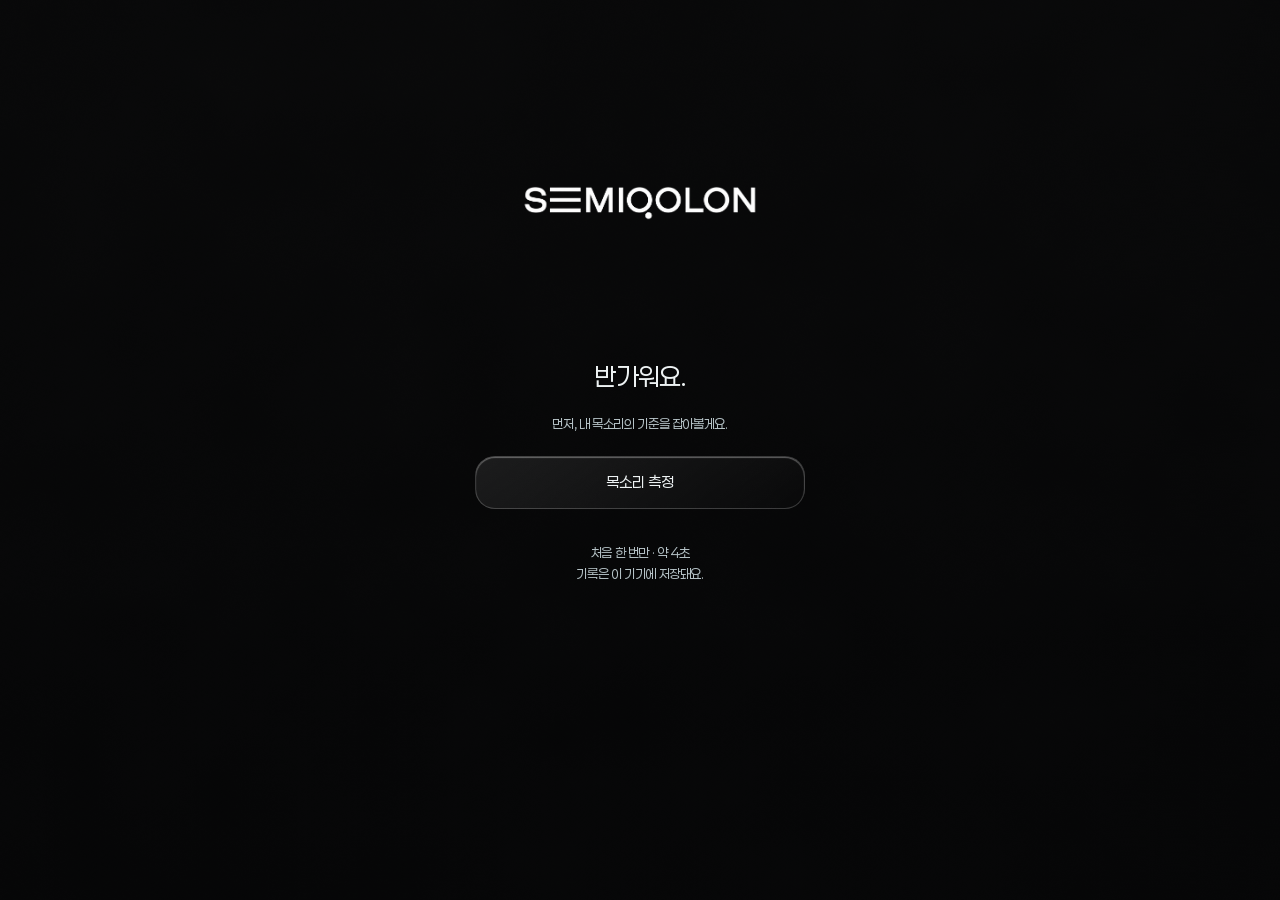
<file: index.html>
<!doctype html>
<html lang="ko"><head><meta charset="utf-8"><meta name="viewport" content="width=device-width,initial-scale=1"><title>SEMIQOLON · 한 문장 BETA</title><meta name="sq-build" content="2026-10-01-current"><meta http-equiv="refresh" content="0;url=app/"><script>location.replace(new URL('app/',location.href).href);</script></head><body><a href="app/">SEMIQOLON 최신 테스트 열기</a></body></html>
</file>
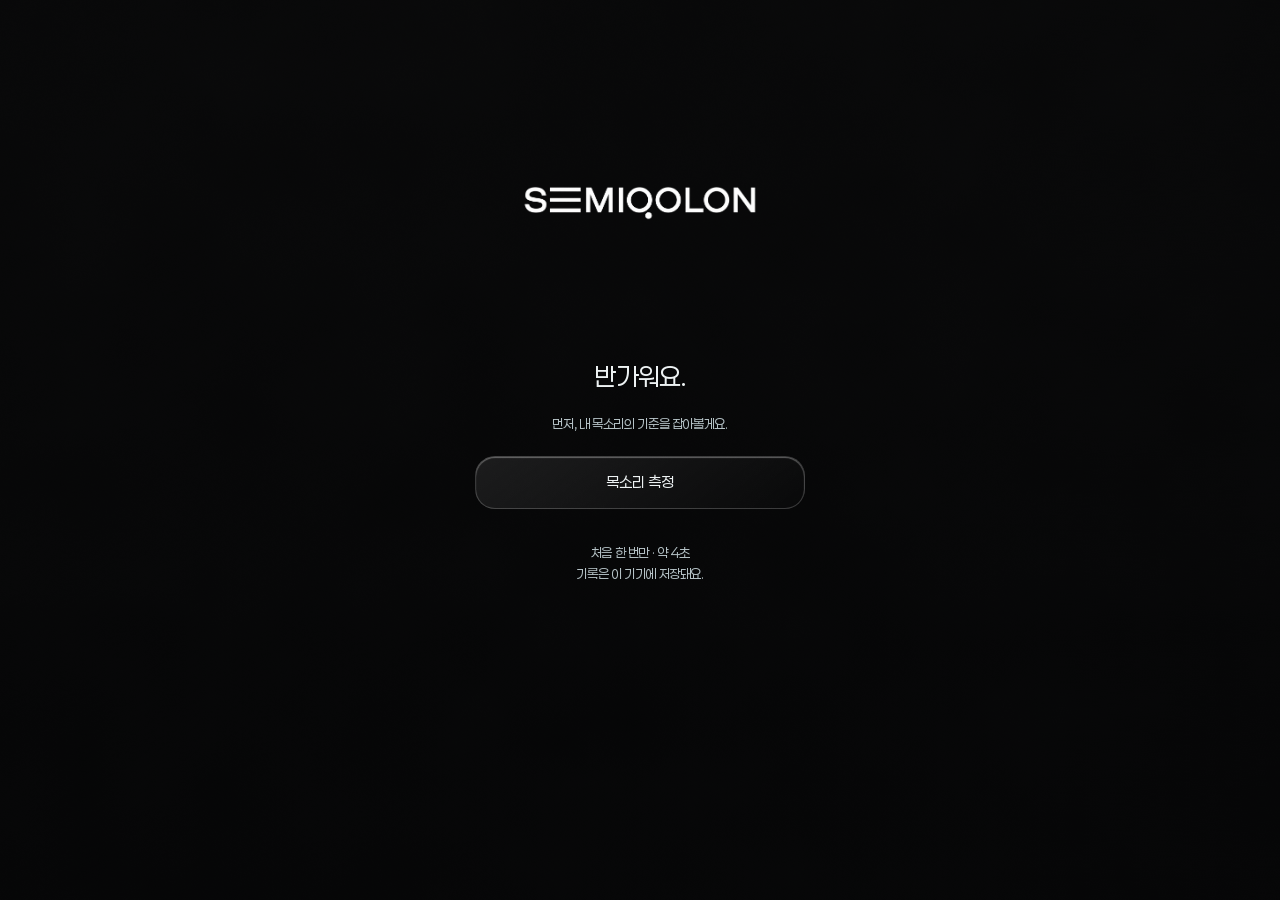
<file: app/index.html>
<!doctype html>
<html lang="ko">
<head>
<meta charset="utf-8"><meta name="viewport" content="width=device-width,initial-scale=1,viewport-fit=cover">
<meta name="theme-color" content="#090b10"><title>SEMIQOLON · 한 문장 BETA</title><meta name="sq-build" content="2026-10-02-mobile-stream">
<link rel="icon" href="assets/semiqolon-icon-black.png">
<style>
@font-face{font-family:Paperlogy;src:url('assets/Paperlogy-4Regular.ttf');font-display:swap}
@font-face{font-family:Paperlogy;src:url('assets/Paperlogy-6SemiBold.ttf');font-weight:600;font-display:swap}
:root{--ink:#edf2f3;--muted:#b4c1c5;--line:#ffffff30;color-scheme:dark}
*{box-sizing:border-box}html,body{margin:0;background:#090b10}body{font:15px/1.65 Paperlogy,sans-serif;letter-spacing:-.025em;color:var(--ink)}button,input,audio{font:inherit}button,a{touch-action:manipulation}button{cursor:pointer;border:0}button:disabled{opacity:.5;cursor:wait}button:focus-visible,a:focus-visible,input:focus-visible,summary:focus-visible{outline:2px solid #bcdce7;outline-offset:4px}[hidden]{display:none!important}h1,h2,h3,p{margin:0}a{color:inherit}
#water-surface{position:fixed;inset:0;width:100%;height:100%;z-index:0;pointer-events:none}.app{position:relative;z-index:auto;max-width:820px;min-height:100svh;margin:auto;padding-bottom:108px}.app-header{max-width:620px;margin:auto;display:flex;align-items:center;justify-content:space-between;padding:27px 25px 20px}.logo{width:141px;height:20px;object-fit:cover;display:block;filter:invert(calc(1 - var(--water-logo-opacity,0)))}main{max-width:510px;margin:auto;padding:0 25px}.quiet{min-height:44px;background:transparent;color:var(--muted);padding:8px 12px;border-radius:12px}.app-header .quiet{font-size:12px}.eyebrow{font-size:12px;margin-bottom:10px}.intro{margin:22px 0 28px}.intro h1{font-size:27px;font-weight:400;line-height:1.4;letter-spacing:-1px}.intro p{font-size:14px;color:var(--muted);margin-top:12px}.home-intro{margin:22px 0 20px}.home-intro h1{font-size:19px;font-weight:400}.topics{display:grid;grid-template-columns:repeat(4,minmax(0,1fr));gap:8px;margin-bottom:18px}
.topic,.panel,.entry,.goal,.pill,.secondary,.primary,.nav{background:linear-gradient(145deg,#ffffff0e,#ffffff02);border:1px solid var(--line);box-shadow:inset 0 1px 1px #ffffff55;color:var(--ink)}.topic{border-radius:18px;padding:10px 15px;min-height:44px;color:var(--muted);font-size:13px}.topic[aria-pressed=true],.goal[aria-pressed=true],.nav button[aria-current=page]{background:#ffffff1b;color:var(--ink);border-color:#ffffff65}
.reading-card{position:relative;padding:23px 0;color:var(--ink)}.reading-card .tag{font-size:12px;color:var(--muted)}.reading-card h2{font-size:16px;font-weight:400;margin:14px 0 18px}.prose{font-size:24px;line-height:1.85;letter-spacing:-.6px;word-break:keep-all;text-wrap:pretty;white-space:normal}.reading-card .source{font-size:11px;color:var(--muted);margin-top:20px}.primary,.secondary{min-height:52px;width:100%;border-radius:20px;padding:13px 18px;margin-top:14px;background:linear-gradient(145deg,#ffffff16,#ffffff03);font-weight:400;display:flex;align-items:center;justify-content:center;gap:12px}.note{font-size:12px;color:var(--muted);margin-top:13px;text-align:center}.home-foot{display:flex;justify-content:space-between;align-items:center;gap:8px;margin-top:23px;border-top:1px solid var(--line);padding-top:15px;font-size:12px;color:var(--muted)}.back{margin:0 0 15px -10px;font-size:13px}.section-head{display:flex;justify-content:space-between;align-items:center;margin:12px 0 18px;gap:12px}.section-head h1{font-size:25px;font-weight:400}.meta{font-size:12px;color:var(--muted)}
.panel{border-radius:20px;padding:18px 20px;margin-top:18px}.panel h2{font-size:16px;font-weight:400;margin-bottom:12px}.panel p{font-size:13px;color:var(--muted)}audio{width:100%;height:44px;display:block;margin:16px 0 8px}.ends{display:flex;justify-content:space-between;font-size:11px;color:var(--muted)}.optional{font-size:11px;color:var(--muted);font-weight:400}.skip{font-size:12px;min-height:44px;background:transparent;color:var(--muted);align-self:flex-end}.state-note{font-size:13px;margin-top:13px}.pitch-value{font-size:27px;font-variant-numeric:tabular-nums;line-height:1.5}.pitch-value small{font-size:13px}details{margin-top:10px}summary{min-height:44px;padding:12px 0;color:var(--muted);font-size:13px;cursor:pointer}details p{margin-bottom:10px}.metric-details>summary{color:var(--ink);font-size:15px}.metric-details{padding-top:7px;padding-bottom:7px}.suggestion{padding-left:15px;border-left:2px solid var(--line);margin:22px 0 5px}.suggestion p{font-size:14px}.suggestion small{font-size:12px;color:var(--muted)}.record-preview{font-size:16px;line-height:1.8}.records-summary{margin:20px 0;font-size:13px;color:var(--muted)}.entry{display:block;width:100%;text-align:left;padding:18px;border-radius:17px;margin-top:12px}.entry strong{font-size:16px;font-weight:400;display:block;margin:5px 0}.entry .entry-row{display:flex;justify-content:space-between;align-items:center;gap:10px;flex-wrap:wrap}.empty{text-align:center;padding:55px 15px}.empty p{color:var(--muted);font-size:14px;margin-top:12px}.comparison{display:grid;grid-template-columns:1fr 1fr;gap:15px}.comparison span{font-size:12px;color:var(--muted)}.comparison b{display:block;font-size:18px;font-weight:400;margin:6px 0}.delete,.error-note{color:#ffcbd0}
.nav{position:fixed;bottom:calc(15px + env(safe-area-inset-bottom));left:50%;transform:translateX(-50%);width:min(440px,calc(100% - 32px));z-index:5;display:flex;justify-content:space-around;gap:12px;padding:7px 12px;border-radius:27px;background:#ffffff0b;backdrop-filter:blur(7px);box-shadow:inset 0 1px 1px #ffffff77}.nav button{min-height:44px;padding:8px 13px;background:transparent;color:var(--muted);font-size:13px;flex:1;border-radius:16px}.capture{position:sticky;top:0;z-index:10;margin:0 -25px 18px;padding:13px 25px;background:#152025ed;color:#edf2f3;border-bottom:1px solid #ffffff25;display:flex;align-items:center;justify-content:space-between;gap:12px}.capture strong{font-size:13px;display:block}.capture small{font-size:11px;color:#bccbd0}.capture button{background:linear-gradient(145deg,#ffffff25,#ffffff07);border:1px solid #ffffff45;color:#edf2f3;min-height:46px;border-radius:12px;padding:10px 17px;flex-shrink:0;font-size:13px}.capture .timer{font-variant-numeric:tabular-nums;font-size:17px;margin-right:8px}.level{height:4px;border-radius:2px;background:#ffffff20;width:95px;margin-top:6px}.level i{display:block;height:100%;width:0;background:#d5e4e8;border-radius:2px}.stop-dot{display:inline-block;width:10px;height:10px;background:currentColor;margin-right:8px;border-radius:2px}.price{font-size:39px!important;color:var(--ink)!important;margin:19px 0!important}.price small{font-size:14px}.list{padding-left:19px;color:var(--muted);font-size:14px}.list li{margin:9px 0}.pill{font-size:11px;padding:4px 9px;border-radius:12px}.toast{position:fixed;bottom:95px;left:50%;transform:translateX(-50%);max-width:calc(100% - 40px);width:max-content;padding:13px 18px;border-radius:15px;background:#18242a;color:#edf2f3;font-size:13px;z-index:30}.welcome .choices{display:grid;gap:10px;margin:20px 0}.goal{width:100%;text-align:left;padding:18px;border-radius:15px;min-height:60px}.goal strong{font-weight:400;display:block}.goal small{font-size:12px;color:var(--muted)}.recording-pulse{display:inline-block;width:7px;height:7px;border-radius:50%;background:#bedce1;margin-right:7px}.quiet-row{display:flex;justify-content:center;flex-wrap:wrap;gap:7px;margin-top:8px}.quiet-row button{font-size:12px}.welcome{padding-top:12px}.welcome .hero-mark{font-size:57px;line-height:1.1;font-weight:400;margin:20px 0 30px}.goal-note{font-size:13px;color:var(--muted);margin:13px 0}.preview-label{font-size:11px;text-align:center;color:var(--muted);padding:12px 20px 0}.app-footer{font-size:11px;color:var(--muted);text-align:center;margin:25px 0}
@media(min-width:700px){.nav{bottom:22px}.reading-card .prose{font-size:27px}.app-header{padding-top:32px}}
@media(max-width:360px){main{padding:0 19px}.app-header{padding:23px 19px}.prose{font-size:22px}.intro h1,.section-head h1{font-size:23px}.panel{padding:17px}.reading-card{padding:18px 0}.topics{gap:6px}.topic{padding:9px 12px}.capture{margin-left:-19px;margin-right:-19px;padding:12px 19px}.pitch-value{font-size:23px}}
@media print{body{background:white;color:black}.nav,.app-header,.capture,.quiet-row,#water-surface{display:none}.app{max-width:100%;padding:0}}


/* The optional remote connection lives in Settings, outside focused reading. */
#beta-connect{display:none!important}
/* Calm, transparent practice controls. */
.voice-passport .section-head{margin:0 0 18px}.voice-passport h2{margin:0}.profile-values{display:grid;grid-template-columns:1fr 1fr;gap:22px 16px;margin:26px 0;padding:22px 0;border-top:1px solid var(--line);border-bottom:1px solid var(--line)}.profile-values dt{font-size:12px;color:var(--muted);margin-bottom:7px}.profile-values dd{margin:0;font-size:25px;line-height:1.4;letter-spacing:-1px}.profile-values small{font-size:11px;color:var(--muted)}.profile-values .word-value{font-size:16px;letter-spacing:-.3px}.profile-goal{font-size:11px;margin-top:18px;color:var(--muted)}.profile-goal strong{font-size:12px;display:block;font-weight:400;color:var(--ink);margin-top:5px}

.voice-balance{margin:16px 0 6px;font-size:13px}.balance-title{display:block;margin-bottom:12px;color:var(--muted)}.balance-track{display:flex;height:42px;overflow:hidden;border-radius:13px;gap:3px}.balance-track span{display:flex;justify-content:center;align-items:center;min-width:0;color:#14262e;font-size:15px;font-weight:600}.band-0{background:#efb64e}.band-1{background:#e18db0}.band-2{background:#63bfdc}.balance-legend{display:flex;justify-content:space-between;gap:8px;margin-top:11px;font-size:12px;color:var(--ink)}.balance-legend i{display:inline-block;width:8px;height:8px;border-radius:50%;margin-right:5px}

.login-test{min-height:70svh;display:flex;flex-direction:column;justify-content:center;text-align:center;max-width:330px;margin:auto;gap:16px}
.login-test img{width:240px;height:34px;object-fit:cover;max-width:90%;margin:0 auto 36px;filter:invert(1)}.login-test h1{font-size:25px;font-weight:400}.login-test p{font-size:13px;color:var(--muted)}
body[data-view=welcome] .app-header,body[data-view=welcome] .nav,body.is-onboarding .nav,body.is-onboarding .app-header,body.is-capturing .nav,body.is-capturing .app-header{visibility:hidden;pointer-events:none}
body.is-capturing .back,body.is-capturing .reading-card .tag,body.is-capturing .reading-card h2,body.is-capturing .reading-card .source,body.is-capturing .section-head{display:none}
.record-dock,body.is-capturing .capture{position:fixed;top:50%;bottom:auto;left:50%;transform:translate(-50%,-50%);z-index:12;display:grid;place-items:center;margin:0;padding:0;border:0;background:none;width:72px;height:72px}
.record-dock button,body.is-capturing .capture button{display:grid;place-items:center;width:72px;height:72px;min-height:72px;padding:0;border-radius:24px;border:1px solid var(--line);color:var(--ink);background:#ffffff0b;box-shadow:inset 0 1px 1px #fff7;backdrop-filter:blur(8px);-webkit-backdrop-filter:blur(8px);touch-action:manipulation}
.record-dock{opacity:0;pointer-events:none;transform:translate(-50%,-50%) scale(.72);transition:opacity .4s ease,transform .55s cubic-bezier(.2,.8,.2,1)}.record-dock.is-visible,.record-dock:focus-within{opacity:1;pointer-events:auto;transform:translate(-50%,-50%) scale(1)}
.record-dot{width:22px;height:22px;border-radius:50%;background:currentColor}.capture button .stop-dot{margin:0;width:16px;height:16px;border-radius:3px}.record-caption,body.is-capturing .capture .live-db{position:absolute;top:calc(100% + 8px);left:50%;transform:translateX(-50%);margin:0;white-space:nowrap;font-size:11px;color:var(--muted)}
body.is-capturing .capture button{animation:record-recede 1.4s ease both}body.is-capturing .capture.is-visible button,body.is-capturing .capture button:focus-visible,body.is-capturing .capture button:active{animation:none;opacity:1}body.is-capturing .capture .live-db{opacity:.55}
@keyframes record-recede{0%,30%{opacity:1}100%{opacity:.22}}@media(prefers-reduced-motion:reduce){.record-dock{transition:none}body.is-capturing .capture button{animation:none;opacity:.65}}
.recorded-passage{margin:20px 0}.recorded-passage audio{margin-top:26px}.recorded-passage .state-note{font-size:12px;color:var(--muted);text-align:center}
body.is-capturing main:has(.live-pitch) .prose{text-align:center;font-size:72px}body.is-capturing .reading-card{padding-top:12px;padding-bottom:65px}.voice-row{display:flex;justify-content:space-between;align-items:center;gap:15px;margin:18px 0 10px;font-size:13px}.voice-row b{display:block;font-size:26px;font-weight:400}.voice-row small{font-size:13px}.voice-row strong{font-weight:400;text-align:right}.voice-meter{height:7px;border-radius:8px;background:#ffffff23;overflow:hidden;margin:10px 0}.voice-meter i{display:block;height:100%;border-radius:8px;background:linear-gradient(90deg,#71b7e7,#69e0c8,#ecc78a)}.goal-options{display:grid;grid-template-columns:1fr 1fr;gap:10px}.goal-options .goal{padding:13px;font-size:13px;min-height:48px;text-align:center}.target-label{display:block;text-align:center;font-size:29px;margin-top:15px}.target-label b{font-weight:400}#target-pitch{width:100%;min-height:44px;accent-color:#8cd2cd}.voice-compare{width:100%;border-collapse:collapse;font-size:12px;margin:15px 0}.voice-compare td,.voice-compare th{text-align:left;padding:10px 4px;border-bottom:1px solid var(--line);font-weight:400}.voice-compare thead{color:var(--muted)}.live-pitch{text-align:center;font-size:18px;margin-top:-75px;font-variant-numeric:tabular-nums}#pitch-edge{position:fixed;inset:0;border-radius:28px;pointer-events:none;z-index:20;transition:box-shadow .3s}body[data-pitch-feedback=match] #pitch-edge{box-shadow:inset 0 0 28px #6bf6b68c}body[data-pitch-feedback=adjust] #pitch-edge{box-shadow:inset 0 0 23px #ef876975}
@media(prefers-reduced-motion:reduce){#pitch-edge{transition:none}}

/* Sentence rhythm and recognition-driven water, without automatic scrolling. */
.prose .reading-sentence{font:inherit;color:inherit;line-height:1.9;margin:0 0 1.15em;text-wrap:pretty}.prose .reading-sentence:last-child{margin-bottom:0}.reading-word{display:inline-block}.reading-char{position:relative;transition:color .35s,text-shadow .35s}.reading-char.is-hearing{color:#c1e7e0;text-shadow:0 0 6px #8bffe950}.reading-char.heard{color:var(--heard)}.reading-char.word-wave{color:var(--word);text-shadow:0 0 11px #8bffe9,0 0 22px #75cbd1;animation:word-water 1.5s ease-in-out 2}.reading-char.word-wave:after{content:'';position:absolute;left:-8%;right:-8%;height:5px;bottom:-3px;border-radius:50%;border-top:1px solid #94efde;box-shadow:0 -3px 9px #86e7e966;animation:word-water 1.5s ease-in-out 2}.reading-char.needs-review{text-decoration:underline;text-decoration-style:dotted;text-decoration-color:#efb64e;text-underline-offset:6px}.recognition-status{font-size:11px;color:var(--muted);margin-top:25px}.playback-script{font-size:18px;line-height:1.9}.agreement .voice-row{margin:0 0 10px}.agreement .voice-row b{font-size:30px}.agreement .voice-row small{font-size:14px;margin-left:4px}.transcript>summary{display:flex;align-items:center;justify-content:space-between;gap:10px}.transcript>summary b{font-weight:400;color:var(--ink)}
@keyframes word-water{0%,100%{filter:brightness(1);transform:translateY(0)}50%{filter:brightness(1.35);transform:translateY(-2px)}}
.band-reading{margin:15px 0 5px}.band-reading>p:first-child{color:var(--ink);font-size:14px}.band-guide{display:grid;gap:14px;margin-top:6px}.band-guide p{padding-left:11px;border-left:3px solid var(--line)}.band-guide p:nth-child(1){border-color:#efb64e}.band-guide p:nth-child(2){border-color:#e18db0}.band-guide p:nth-child(3){border-color:#63bfdc}.band-guide strong{display:block;color:var(--ink);font-size:13px;font-weight:400;margin-bottom:3px}.timbre-options{grid-template-columns:repeat(3,1fr)}.timbre-options .goal{padding:12px 5px}.change-note{margin:10px 0;padding:12px 14px;border-left:2px solid #67dccc;background:#67dccc0c;border-radius:0 12px 12px 0}.change-note p{color:var(--ink);margin:0 0 6px}.change-note p:last-child{margin:0}.comparison-footnote{font-size:11px!important}.profile-detail>summary{padding:0;list-style:none}.profile-detail>summary .section-head{margin:0}.profile-detail>summary .section-head:after{content:'＋';color:var(--muted)}.profile-detail[open]>summary .section-head:after{content:'−'}
/* A week of real recordings, one metric at a time. */
.activity{padding:20px 17px 16px}.activity-top{display:flex;align-items:center;justify-content:space-between;gap:5px;color:var(--muted);font-size:11px;flex-wrap:wrap}.activity-top>div{display:flex;align-items:center}.activity-top .quiet{font-size:23px;padding:3px 10px;min-width:35px}.chart-tabs{display:grid;grid-template-columns:repeat(3,1fr);gap:4px;margin:14px 0 23px;padding:4px;border-radius:13px;background:#ffffff09}.chart-tabs button{padding:10px 3px;min-height:44px;background:none;color:var(--muted);font-size:12px;border-radius:10px}.chart-tabs button[aria-pressed=true]{color:var(--ink);background:#ffffff16;box-shadow:inset 0 1px 0 #ffffff30}.activity-value{display:flex;flex-direction:column;gap:3px;margin:0 5px 20px}.activity-value>span{font-size:12px;color:var(--muted)}.activity-value strong{font-size:32px;line-height:1.6;font-weight:400;letter-spacing:-1px}.activity-value strong small{font-size:14px}.activity-value>small{font-size:11px;color:var(--muted)}.chart-area{position:relative;padding-top:17px}.chart-max{position:absolute;right:0;top:-6px;font-size:10px;color:var(--muted)}.daily-bars{display:grid;grid-template-columns:repeat(7,minmax(0,1fr));gap:5px;background:repeating-linear-gradient(to top,transparent 0,transparent 39px,#ffffff0d 40px,transparent 41px);background-size:100% 165px;background-repeat:no-repeat}.day-bar{background:transparent;color:var(--muted);padding:0;min-width:0;display:flex;align-items:center;flex-direction:column;gap:4px}.day-bar .bar-space{height:165px;width:100%;display:flex;align-items:flex-end;justify-content:center;margin-bottom:7px;border-bottom:1px solid var(--line)}.day-bar .bar{display:block;width:62%;max-width:26px;background:linear-gradient(to top,color-mix(in srgb,var(--chart-color),transparent 50%),var(--chart-color));border-radius:7px 7px 3px 3px;opacity:.6;transition:height .35s ease,opacity .25s}.day-bar[aria-pressed=true] .bar{opacity:1;box-shadow:0 0 14px color-mix(in srgb,var(--chart-color),transparent 70%)}.day-bar[aria-pressed=true]{color:var(--ink)}.day-bar[aria-pressed=true] .day-number{background:#ffffff22;border-radius:8px}.day-bar .day-number{font-size:12px;min-width:25px}.day-bar .day-name{font-size:10px}.day-bar .bar.missing{height:2px!important;background:var(--muted);opacity:.25;box-shadow:none}.day-bar:disabled{opacity:.35;cursor:default}.chart-note{font-size:11px!important;margin:18px 4px 0;min-height:36px}.records-summary{margin:10px 0}.voice-passport.profile-detail{padding:19px 20px}.activity+.voice-passport{margin-top:14px}
@media(prefers-reduced-motion:reduce){.reading-char,.day-bar .bar{transition:none}.reading-char.word-wave,.reading-char.word-wave:after{animation:none}}

.sr-only{position:absolute;width:1px;height:1px;padding:0;margin:-1px;overflow:hidden;clip:rect(0,0,0,0);white-space:nowrap;border:0}
.live-db{font-size:12px;font-variant-numeric:tabular-nums;color:var(--muted);letter-spacing:.02em;min-width:90px;text-align:center}.db-state{display:block;font-size:11px!important;color:var(--muted);margin-top:5px}.chart-floor{display:block;color:var(--muted);font-size:10px;text-align:right;margin-top:8px}.voice-row strong{font-variant-numeric:tabular-nums}

/* One composer for typing, paste, and on-device photo recognition. */
.script-intro{font-size:13px;color:var(--muted);margin:-2px 0 25px}.script-composer{border:1px solid var(--line);border-radius:25px;background:linear-gradient(140deg,#ffffff13,#ffffff03);box-shadow:inset 0 1px 1px #ffffff45;overflow:hidden}.script-composer input[type=text],.script-composer textarea{font:inherit;color:var(--ink);border:0;background:transparent;display:block;width:100%;border-radius:0;outline-offset:-5px}.script-composer input[type=text]{padding:22px 21px 13px;font-size:14px}.script-composer textarea{padding:12px 21px 22px;resize:vertical;min-height:245px;font-size:17px;line-height:1.85;letter-spacing:-.3px}.script-composer input::placeholder,.script-composer textarea::placeholder{color:var(--muted);opacity:.7}.script-tools{display:flex;align-items:center;justify-content:space-between;gap:8px;padding:10px 12px 13px;border-top:1px solid var(--line)}.script-tools>div{display:flex;gap:2px}.script-tools .quiet{display:flex;gap:6px;align-items:center;font-size:12px;padding:8px;min-width:48px}.script-tools svg{width:21px;height:21px;flex-shrink:0}.script-read{display:flex;align-items:center;gap:15px;background:#e3f9f2;color:#244d4c;border:1px solid #fff8;border-radius:16px;min-height:46px;padding:10px 16px;font-size:14px}.script-photo{display:flex;align-items:center;gap:12px;padding:5px 21px}.script-photo img{width:65px;height:80px;object-fit:cover;border:1px solid var(--line);border-radius:9px}.script-photo .quiet{font-size:12px}.script-status{font-size:12px;min-height:18px;color:var(--muted);margin:12px 0;display:flex;align-items:center;justify-content:space-between;gap:6px}.script-status:has(span:empty){display:none}.script-help{margin:14px 0 5px;font-size:11px}.script-library .error-note{font-size:12px;margin:12px 0}.script-saved{margin-top:32px}.script-saved h2{font-size:16px;font-weight:400}.script-sections{display:flex;align-items:center;justify-content:space-between;gap:8px;margin-bottom:12px}.script-sections>.quiet{font-size:12px;flex-shrink:0}.section-tabs{display:flex;gap:7px;overflow-x:auto;scrollbar-width:thin}.section-tabs button{border:1px solid var(--line);border-radius:13px;white-space:nowrap;min-width:44px}.section-tabs [aria-pressed=true]{background:#ffffff22;color:var(--ink)}.script-composer:focus-within{border-color:#bfe8df88}.script-composer textarea:focus-visible{outline:2px solid #bcdce7}.script-library .app-footer{margin-top:28px}
.trainer-scene{max-width:470px;padding:28px 12px 22px;margin:auto;min-height:0}
.trainer-scene h1{font-size:26px;letter-spacing:-1px;margin:8px 0 12px;font-weight:600}
.trainer-caption{font-size:13px;color:var(--muted);margin:0 0 16px}
.tuner-readout{height:120px;display:flex;align-items:center;justify-content:center;gap:10px;font-variant-numeric:tabular-nums}
.tuner-readout strong{font-size:64px;letter-spacing:-3px;font-weight:400;min-width:125px}.tuner-readout span{font-size:13px;color:var(--muted);align-self:center;margin-top:28px}
.tuner-scale{height:58px;position:relative;margin:8px 15px 0;display:flex;justify-content:space-between;align-items:flex-end;font-size:10px;color:var(--muted)}
.tuner-scale::before{content:'';position:absolute;top:14px;left:0;right:0;height:12px;border-radius:10px;background:repeating-linear-gradient(90deg,transparent 0,transparent calc(10% - 1px),#ffffff32 calc(10% - 1px),#ffffff32 10%)}
.tuner-center{position:absolute;top:7px;left:42%;width:16%;height:25px;border-radius:20px;background:#3cdbad30;border:1px solid #63efbd66}
.tuner-scale b{font-weight:400;color:#83e7c1}.tuner-scale>i{position:absolute;left:50%;top:0;height:40px;width:3px;border-radius:4px;background:#fff;box-shadow:0 0 15px #ffffff90;transition:left .14s linear;transform:translateX(-50%)}
.trainer-status{font-size:15px;line-height:1.7;min-height:26px;margin:30px 0 22px;color:var(--ink)}
.trainer-goal{display:flex;align-items:center;justify-content:center;gap:22px;font-size:11px;color:var(--muted)}
.trainer-goal label{display:flex;align-items:center;gap:8px}.trainer-goal input{font:inherit;font-size:18px;font-weight:600;color:var(--ink);width:80px;padding:12px 5px;text-align:center;border:1px solid var(--line);border-radius:15px;background:#ffffff08}
.trainer-goal .quiet-link{font-size:11px}.trainer-suggestion{margin-top:12px!important;font-size:11px!important}
.trainer-progress{height:3px;max-width:100px;margin:24px auto;border-radius:5px;background:#ffffff1f;overflow:hidden}.trainer-progress i{display:block;height:100%;background:#68e7b8;transition:width .12s}
.trainer-actions{display:flex;flex-direction:column;align-items:center;gap:12px;margin-top:25px}.trainer-actions button{width:100%;max-width:320px;min-height:52px;justify-content:center}.trainer-actions .secondary{background:#ffffff03}
.trainer-scene .tiny{font-size:10px;line-height:1.8;margin:18px 0 8px}.trainer-scene>.quiet-link{display:block;margin:0 auto;min-height:40px}.trainer-back{color:var(--muted);font-size:10px!important;margin-top:10px!important}
.mouth-scene{padding-top:16px}.mouth-camera{position:relative;aspect-ratio:4/3;width:100%;max-width:360px;max-height:34vh;overflow:hidden;margin:24px auto 0;border-radius:30px;border:1px solid #ffffff38;background:#ffffff06;box-shadow:inset 0 1px 0 #ffffff45}
.mouth-camera video,.mouth-camera canvas{position:absolute;inset:0;width:100%;height:100%;object-fit:contain;transform:scaleX(-1)}
#mouth-placeholder{position:absolute;inset:0;display:flex;flex-direction:column;align-items:center;justify-content:center;color:var(--muted);font-size:10px;gap:20px}#mouth-placeholder[hidden]{display:none}#mouth-placeholder svg{width:100px;fill:none;stroke:#d9efec88;stroke-width:1.5}
.mouth-scene .trainer-status{margin:20px 0 14px;font-size:13px}.mouth-target{display:flex;align-items:center;gap:14px;font-size:11px;justify-content:center;color:var(--muted)}.mouth-target input{width:45%;accent-color:#65d1eb}.mouth-target span{font-size:9px}
#mouth-target-wrap>.quiet-link{font-size:10px;padding:12px}#mouth-controls>.secondary{min-height:46px;font-size:12px}
.resonance-panel{margin:18px auto 0;max-width:320px}.resonance-title{display:flex;justify-content:space-between;align-items:center;font-size:11px}.resonance-title span+span{font-size:9px;color:var(--muted)}
.resonance-plot{height:85px;position:relative;margin-top:12px;border-radius:18px;background:radial-gradient(ellipse at center,#77d0ea18,transparent 75%);border:1px solid #ffffff15}
.resonance-plot i{position:absolute;transform:translate(-50%,-50%);width:14px;height:14px;border-radius:50%;border:1.5px solid #f3d18f;transition:left .5s,top .5s}
.resonance-plot #resonance-now{width:10px;height:10px;border-color:#88e2f5;background:#88e2f5;box-shadow:0 0 14px #65d1eb}
.resonance-plot span,.resonance-plot b{position:absolute;bottom:7px;font-size:9px;font-weight:400}.resonance-plot span{left:12px;color:#f3d18f}.resonance-plot b{right:12px;color:#88e2f5}
.mouth-scene .trainer-actions{margin-top:20px}
@media(max-width:600px){.training #main{padding-top:18px}.trainer-scene{padding-top:20px}.trainer-scene h1{font-size:23px}.tuner-readout{height:105px}.trainer-status{margin-top:25px}.mouth-camera{max-height:30vh}.mouth-scene{padding-top:0}.mouth-scene .eyebrow{margin-bottom:12px}.mouth-scene .tiny{font-size:9px}}
@media(prefers-reduced-motion:reduce){.tuner-scale>i,.trainer-progress i,.resonance-plot i{transition:none}}
.reduced .tuner-scale>i,.reduced .trainer-progress i,.reduced .resonance-plot i{transition:none}
.trainer-scene{text-align:center;padding:10px 0 20px}.trainer-scene .back{display:block;text-align:left}.trainer-scene h1{font-weight:400}.trainer-scene .primary,.trainer-scene .secondary{max-width:340px;margin:14px auto 0}.trainer-scene .quiet{font-size:12px}.trainer-scene .trainer-status{min-height:48px;margin:20px 0 10px}.trainer-scene .trainer-goal input:disabled{opacity:.7}.mouth-camera{max-height:none}.connection-row{display:flex;justify-content:space-between;gap:15px;font-size:13px;margin:14px 0}.connection-row b{font-weight:400;color:#87e9bd}.connection-row b.pending{color:#e9c281}.pace-value{font-size:26px!important;color:var(--ink)!important}.pace-value small{font-size:12px;color:var(--muted)}body[data-view=tuning] .nav,body[data-view=mouth] .nav{visibility:hidden;pointer-events:none}

.measurement-settings>summary{font-size:16px;color:var(--ink)}body[data-view=done] .empty{padding-top:15svh}body[data-view=done] .empty h1{font-size:27px;font-weight:400}body[data-view=done] .primary{margin-top:32px}body[data-view=done] .eyebrow{display:none}

/* First visit: logo, greeting, one sustained vowel, then a personal target. */
.login-test{position:relative}.login-test .welcome-logo{position:absolute;left:50%;top:50%;margin:0;transform:translate(-50%,-50%);animation:welcome-logo 1.2s ease both}.welcome-content{display:grid;gap:16px;padding-top:120px;animation:welcome-copy .65s ease 1.05s both}.welcome-content .primary{margin:5px 0}.measurement-scene{max-width:390px;margin:0 auto;padding:18px 0;text-align:center}.measurement-scene .back{display:block;text-align:left}.measurement-scene h1{font-size:25px;font-weight:400;margin-top:20px}.vowel-cue{font-size:80px;line-height:1.2;margin:55px 0 32px;font-weight:400}.measurement-scene>p{font-size:14px;color:var(--muted)}.measurement-scene .primary{margin-top:30px}.measurement-scene .live-pitch{font-size:22px;margin-top:30px;color:var(--ink)}.measurement-status{margin:65px 0 35px}
@keyframes welcome-logo{0%,25%{top:50%;opacity:0}40%{opacity:1}100%{top:17%;opacity:1}}@keyframes welcome-copy{from{opacity:0;visibility:hidden;transform:translateY(8px)}to{opacity:1;visibility:visible;transform:translateY(0)}}
@media(prefers-reduced-motion:reduce){.login-test .welcome-logo{animation:none;top:17%}.welcome-content{animation:none}}

/* Background and foreground share the same eased light value, without a theme jump. */
body{--water-ui:0%;--water-logo-opacity:0;--ink:color-mix(in srgb,#303435 var(--water-ui),#edf2f3);--muted:color-mix(in srgb,#5c6263 var(--water-ui),#b4c1c5);--line:color-mix(in srgb,#52575538 var(--water-ui),#ffffff30);--heard:color-mix(in srgb,#146655 var(--water-ui),#acf2e6);--word:color-mix(in srgb,#155949 var(--water-ui),#dbfffa)}
.browser-help{margin:12px 0 20px;padding:14px 16px;border:1px solid var(--line);border-radius:18px;font-size:13px;line-height:1.7}.browser-help p{color:var(--muted)}.browser-help .quiet{padding-left:0}.speech-preflight{display:flex;flex-wrap:wrap;gap:8px;align-items:center;justify-content:space-between;font-size:12px;color:var(--muted);margin:12px 0}.speech-preflight .quiet{font-size:12px;text-decoration:underline}.speech-preflight .note{width:100%;margin:0}.browser-help input{width:100%;color:var(--ink);background:transparent;border:1px solid var(--line);padding:10px;border-radius:8px}
.panel{background:linear-gradient(145deg,color-mix(in srgb,#ffffff50 var(--water-ui),#ffffff0e),color-mix(in srgb,#f8f8f525 var(--water-ui),#ffffff02))}.nav{background:color-mix(in srgb,#ffffff38 var(--water-ui),#ffffff0b)}.primary,.secondary{background:linear-gradient(145deg,color-mix(in srgb,#ffffff4d var(--water-ui),#ffffff16),color-mix(in srgb,#ffffff12 var(--water-ui),#ffffff03));border-color:var(--line)}
.reading-card .prose{text-shadow:0 1px 2px color-mix(in srgb,#ffffff55 var(--water-ui),#0009)}.delete,.error-note{color:color-mix(in srgb,#a0304c var(--water-ui),#ffcbd0)}.capture button{border-color:var(--line);color:var(--ink)}
.activity[data-chart-metric=time]{--chart-color:color-mix(in srgb,#138b80 var(--water-ui),#67dccc)!important}.activity[data-chart-metric=volume]{--chart-color:color-mix(in srgb,#ae7215 var(--water-ui),#efb64e)!important}.activity[data-chart-metric=agreement]{--chart-color:color-mix(in srgb,#486ad2 var(--water-ui),#91b5fb)!important}
</style>
<script src="beta-config.js"></script>
<script src="beta-access.js"></script>
<script src="device-voice.js?v=20261002-mobile-stream2"></script>
</head>
<body>
<canvas id="water-surface" aria-hidden="true"></canvas>
<div class="app">
<div id="pitch-edge" aria-hidden="true"></div>
<header class="app-header"><div><img class="logo" src="assets/semiqolon-wordmark-transparent.png" alt="SEMIQOLON"></div><button class="quiet" data-action="about">설정</button></header>
<main id="main"></main>
<nav class="nav" aria-label="주 메뉴"><button data-action="home">오늘 읽기</button><button data-action="scripts">내 원고</button><button data-action="history">내 기록</button></nav>
</div>
<div id="toast" class="toast" role="status" aria-live="polite" hidden></div>
<script>
'use strict';
const TOPICS=['위로','용기','감사','정보'];
// Keep original IDs and wording for saved-record comparisons. Information below is independently summarized from cited sources.
const TEXTS=[
['위로','오늘의 나에게','오늘 하루도 애썼습니다.\n잘해내지 못한 일이 있어도, 기울인 마음은 남아 있습니다.\n오늘은 이만큼이면 충분합니다.'],
['위로','잠시 멈추어도','계속 걸어야만 앞으로 가는 것은 아닙니다. 잠시 멈춰 서서 어디쯤 왔는지 돌아보는 시간도 길의 일부입니다. 오늘은 서두르지 않아도 됩니다. 물 한 잔을 마시고, 창밖의 빛을 보고, 다음 한 걸음을 천천히 골라 봅니다.'],
['위로','내 편이 되는 말','다른 사람에게는 다정한 말을 건네면서, 나에게는 유독 엄격한 날이 있습니다. 오늘만큼은 나에게도 같은 다정함을 건네 보세요. 잘못한 일 하나가 나의 전부는 아닙니다. 다시 해볼 수 있는 나는, 여전히 여기 있습니다.'],
['위로','완벽하지 않은 하루','계획대로 되지 않은 하루에도 남는 것이 있습니다. 누군가의 말을 끝까지 들어 준 순간, 조용히 정리한 자리, 힘들어도 지킨 작은 약속. 완벽하지 않았지만 아무것도 하지 않은 하루는 아닙니다. 오늘의 작은 수고를 알아줍니다.'],
['위로','조용한 자리','하루 종일 누군가를 부르고, 설명하고, 대답하느라 내 말을 들을 틈이 없었습니다. 이제는 나를 위한 조용한 자리를 하나 내어 봅니다. 멋진 말을 할 필요는 없습니다. 지금 마음에 남은 한 문장을, 내가 듣고 싶은 속도로 읽습니다.'],
['위로','마음의 속도','마음에는 저마다의 속도가 있습니다. 금방 괜찮아지는 일도 있고, 조금 더 시간이 필요한 일도 있습니다. 아직 정리되지 않았다고 나를 재촉하지 않습니다. 오늘의 마음은 오늘의 속도로, 천천히 지나가도록 두어도 괜찮습니다.'],
['위로','쉬어 가는 문장','오늘은 잘해야 한다는 말 대신, 쉬어 가도 된다는 말을 골라 봅니다. 잠깐 쉬었다고 그동안의 노력이 사라지지는 않습니다. 한 문장 사이에 쉼표가 있어야 다음 뜻이 잘 들리듯, 우리 하루에도 작은 쉼이 필요합니다.'],
['위로','여기까지 온 나','멀리 남은 길만 바라보면, 이미 걸어온 길을 잊기 쉽습니다. 오늘은 잠깐 뒤를 돌아봅니다. 처음에는 어려웠지만 이제는 할 수 있는 일들이 있습니다. 조금씩 배워 온 나에게, 여기까지 잘 왔다고 말해 줍니다.'],
['용기','작게 시작합니다','큰 결심이 없더라도 시작할 수 있습니다. 오늘은 한 문장을 끝까지 읽어 보는 일, 미뤄 둔 질문을 건네는 일, 작은 약속 하나를 지키는 일로 충분합니다. 작다는 이유로 의미가 없어지는 것은 아닙니다. 시작한 만큼, 오늘의 길이 생깁니다.'],
['용기','나의 말로','다른 사람의 표현이 멋져 보여도, 꼭 같은 말을 해야 하는 것은 아닙니다. 내가 알아들은 만큼, 내가 느낀 만큼 이야기해 봅니다. 서툴러도 나의 말에는 나의 시간이 담겨 있습니다. 오늘은 정답보다, 진심이 닿는 한 문장을 고릅니다.'],
['용기','질문할 수 있는 용기','모르는 것을 묻는 일은 부족함을 드러내는 일만은 아닙니다. 더 알고 싶다는 마음을 밖으로 꺼내는 일이기도 합니다. 오늘은 작은 질문 하나를 허락합니다. 질문이 생겼다는 것은, 아직 배울 것이 있고 앞으로 나아갈 길이 있다는 뜻입니다.'],
['용기','첫 번째 시도','처음 하는 일은 익숙한 일보다 오래 걸립니다. 말을 고르고, 손을 멈추고, 다시 확인할 때도 있습니다. 처음부터 능숙하지 않아도 됩니다. 오늘의 첫 번째 시도가 내일의 익숙함으로 이어질 수 있도록, 작은 시작을 남겨 둡니다.'],
['용기','조금 다른 선택','늘 같은 길을 걷다가도, 오늘은 조금 다른 선택을 해볼 수 있습니다. 먼저 인사를 건네거나, 내 생각을 한마디 보태거나, 쉬고 싶다고 말하는 일입니다. 크게 달라지지 않아도 괜찮습니다. 내가 선택했다는 사실을 기억해 둡니다.'],
['용기','목소리를 꺼내는 시간','하고 싶은 말이 마음속에서만 맴도는 날이 있습니다. 오늘은 그중 하나를 작게 꺼내 봅니다. 크게 말할 필요도, 단번에 끝낼 필요도 없습니다. 내가 편한 크기와 속도로 시작합니다. 한 문장을 말한 뒤에는, 내 목소리를 끝까지 들어 봅니다.'],
['용기','배우는 사람','가르치는 사람도 늘 배우고 있습니다. 예상하지 못한 질문에서 배우고, 잘되지 않은 설명을 돌아보며 배우고, 누군가의 새로운 시선에서 배웁니다. 모든 답을 알고 있어야만 좋은 만남을 만들 수 있는 것은 아닙니다. 함께 알아가는 마음도 힘이 됩니다.'],
['감사','작은 좋은 일','좋은 일이 꼭 큰 소식으로 찾아오는 것은 아닙니다. 따뜻한 물 한 잔, 뜻밖의 인사, 길가에 잠시 머문 햇빛처럼 작게 지나가기도 합니다. 오늘은 그중 하나를 천천히 떠올려 봅니다. 놓치지 않고 알아본 마음까지, 함께 기억해 둡니다.'],
['감사','함께한 사람','하루를 돌아보면 혼자 해낸 줄 알았던 일에도 다른 사람의 손길이 남아 있습니다. 먼저 건넨 인사, 조용한 도움, 기다려 준 시간. 오늘은 떠오르는 한 사람에게 고맙다는 말을 마음속으로 읽어 봅니다. 가능하다면 그 마음을 짧게 전해도 좋겠습니다.'],
['감사','익숙한 풍경','매일 보던 풍경도 천천히 바라보면 달라집니다. 창틀에 머무는 빛, 책상 위에 놓인 컵, 늘 지나치던 나무의 잎. 특별한 장소로 떠나지 않아도 오늘의 좋은 장면을 찾을 수 있습니다. 익숙함 속에서 발견한 한 가지를 내 말로 남겨 봅니다.'],
['감사','잘 들었던 순간','누군가 내 말을 끝까지 들어 주었던 순간을 기억합니다. 서둘러 답을 주지 않아도, 곁에서 기다려 주는 마음이 힘이 되었습니다. 오늘은 나도 내 목소리를 그렇게 들어 봅니다. 평가하기 전에 한 번 더 듣고, 말하려던 뜻을 천천히 알아봅니다.'],
['감사','오늘의 빈자리','해야 할 일로 가득한 하루에도 작은 빈자리가 있었습니다. 잠깐 창문을 연 시간, 천천히 걸은 몇 걸음, 아무 말 없이 쉬던 순간. 그 빈자리는 낭비가 아니라 나를 돌보던 시간일 수 있습니다. 오늘 내게 허락된 짧은 여유를 고맙게 기억합니다.'],
['감사','서로의 하루','같은 하루를 보내도 서로 다른 이야기를 품고 돌아옵니다. 누군가는 기쁜 일을, 누군가는 어려운 일을, 누군가는 아직 이름 붙이지 못한 마음을 가져옵니다. 오늘 만난 사람들의 하루를 다 알 수는 없지만, 한 번 더 다정하게 인사할 수는 있습니다.'],
['감사','나에게 고마운 일','오늘 나에게 고마웠던 일을 하나 골라 봅니다. 물을 챙겨 마신 일, 잠깐 쉬어 준 일, 하기 어려운 말을 조심스럽게 꺼낸 일. 작아 보여도 나를 위해 한 선택입니다. 다른 사람에게 고마워하듯, 나에게도 짧은 고마움을 건넵니다.'],
['용기','다음 문장','한 문장이 끝났다고 이야기가 모두 끝나는 것은 아닙니다. 잠시 멈춘 자리 뒤에 다음 문장을 이어 쓸 수 있습니다. 어제와 똑같이 할 필요도 없습니다. 오늘의 나는 오늘의 방식으로, 작고 새로운 한 줄을 시작해 봅니다.'],
['용기','새로운 아침','어제의 마음이 오늘까지 남아 있어도, 아침은 다시 찾아옵니다. 모든 것을 새롭게 할 필요는 없습니다. 익숙한 자리 하나를 정리하고, 오늘 하고 싶은 일 하나를 고릅니다. 새로 시작한다는 것은, 작은 선택을 다시 해보는 일이기도 합니다.'],
['용기','미뤄 둔 일','미뤄 둔 일을 떠올리면, 시작하기도 전에 마음이 무거워질 때가 있습니다. 오늘은 끝내야 할 일 전체 대신 첫 단계만 바라봅니다. 책을 펼치거나, 한 줄을 쓰거나, 필요한 것을 찾아보는 일. 그 작은 시작 뒤에 다음 단계를 골라도 늦지 않습니다.'],
['용기','잘되지 않은 날 뒤에','잘되지 않은 하루를 지나면, 다음 시도까지 두려워질 수 있습니다. 그렇지만 한 번의 결과가 앞으로의 모든 날을 정하지는 않습니다. 오늘은 무엇이 어려웠는지 하나만 알아봅니다. 그리고 바꿔볼 수 있는 작은 부분에서 다시 시작합니다.'],
['용기','내가 정한 만큼','오래 쉬었다고 처음부터 모두 되돌릴 필요는 없습니다. 오늘 할 수 있는 만큼을 정해 봅니다. 짧게 읽고, 잠깐 듣고, 여기까지 했다고 표시합니다. 어제의 기준이 아닌 오늘의 나에게 맞는 크기로 시작하면, 다음 만남도 조금 편해질 수 있습니다.'],
['용기','돌아오는 연습','꾸준함은 한 번도 멈추지 않는 일만을 뜻하지는 않습니다. 멈춘 뒤에 다시 돌아오는 일도 꾸준함의 일부입니다. 어제 하지 못한 일을 벌처럼 갚지 않습니다. 오늘의 한 문장을 새롭게 읽고, 돌아온 나를 반갑게 맞이합니다.'],
['용기','다르게 읽어 봅니다','같은 문장도 다시 읽으면 다른 말이 마음에 남습니다. 처음에는 지나쳤던 단어에서 잠깐 멈추고, 내가 전하고 싶은 뜻을 골라 봅니다. 모든 말을 바꿀 필요는 없습니다. 오늘은 단어 하나에 마음을 담아, 같은 문장을 다르게 읽어 봅니다.'],
['용기','내일의 나에게','오늘의 목소리를 남겨 두는 것은 내일의 나에게 작은 편지를 보내는 일과 닮았습니다. 잘한 점만 남기지 않아도 됩니다. 지금의 속도와 망설임, 끝까지 말해 본 시간도 함께 담깁니다. 내일 다시 들을 나에게, 오늘의 한 문장을 건넵니다.']
].map(([topic,title,text],i)=>({id:'sq-original-20261001-'+String(i+1).padStart(2,'0'),topic,title,text,source:'SEMIQOLON · 자체 작성 초안',version:1}));
// Curated samples, not an automatically refreshed news feed. Issue dates stay visible.
TEXTS.push(...[
 {id:'sq-info-space-crops-20260930',kind:'이슈',publishedAt:'2026-09-30',title:'달에서 키울 작물을 준비합니다',text:'미국과 캐나다, 독일의 우주 연구기관이 달에서 작물을 기르기 위한 공동 준비에 나섰습니다. 먼저 지구에 시험 시설을 마련해, 달 기지에서 예상되는 환경을 연구하려는 계획입니다. 작물은 먹거리가 될 뿐 아니라 산소를 만들고 물을 다시 쓰는 데도 도움을 줄 수 있습니다.',source:'NASA',sourceUrl:'https://science.nasa.gov/science-research/biological-physical-sciences/nasa-international-partners-advance-work-on-space-crops/'},
 {id:'sq-info-sound-light-v1',kind:'지식',title:'빛은 오고, 소리는 오지 않는 이유',text:'소리는 공기나 물 같은 물질의 떨림을 따라 전달됩니다. 그래서 공기가 없는 진공에서는 소리가 전해지지 않습니다. 빛은 다릅니다. 빛은 물질의 도움 없이도 진공을 지나갈 수 있습니다. 우리가 우주의 별빛을 볼 수 있는 것도 이 때문입니다.',source:'NASA',sourceUrl:'https://science.nasa.gov/ems/02_anatomy/'},
 {id:'sq-info-check-message-v1',kind:'생활정보',title:'급한 문자일수록 잠깐 멈춥니다',text:'지금 바로 확인하라는 문자를 받았다면, 링크를 누르기 전에 잠깐 멈춥니다. 익숙한 이름으로 온 메시지도 다른 사람이 보낸 것일 수 있습니다. 메시지에 적힌 연락처 대신, 이미 알고 있던 번호나 공식 홈페이지로 사실을 확인합니다. 급한 요청일수록 확인하는 순서를 지킵니다.',source:'NIST',sourceUrl:'https://www.nist.gov/itl/smallbusinesscyber/guidance-topic/phishing'},
 {id:'sq-info-blue-sky-v1',kind:'지식',title:'하늘은 왜 파랗게 보일까요',text:'햇빛에는 여러 색의 빛이 함께 들어 있습니다. 햇빛이 대기를 지나면 공기 분자에 부딪혀 여러 방향으로 흩어집니다. 이때 파장이 짧은 파란빛이 빨간빛보다 더 잘 흩어집니다. 그 빛이 우리 눈에 들어오기 때문에, 맑은 날의 하늘은 파랗게 보입니다.',source:'미국 기상청',sourceUrl:'https://www.weather.gov/fgz/SkyBlue'},
 {id:'sq-info-sunset-v1',kind:'지식',title:'해 질 무렵의 빛이 붉은 이유',text:'해가 낮게 떠 있을 때 햇빛은 한낮보다 더 긴 대기의 길을 지나옵니다. 그 사이 파란빛은 여러 방향으로 많이 흩어집니다. 우리 눈에 이르는 빛에는 붉은색과 주황색이 더 두드러지게 남습니다. 해 질 무렵 하늘의 색이 달라지는 데에는 빛이 지나온 길이 관계되어 있습니다.',source:'미국 기상청',sourceUrl:'https://www.weather.gov/fgz/SkyBlue'}
].map(q=>({...q,topic:'정보',version:1,checkedAt:'2026-10-01'})));
const REFERENCE={id:'sq-reference-20261001',topic:'비교용 글',title:'매주 같은 문장',text:'아침에 창문을 열고 바깥의 소리를 잠시 들었습니다. 길을 걷는 사람들은 저마다 다른 하루를 시작하고 있었습니다. 나는 물 한 잔을 마신 뒤, 오늘 해야 할 일을 천천히 떠올렸습니다. 중요한 일도 있지만 잠깐 쉴 시간도 필요합니다. 오늘은 내가 할 수 있는 만큼을 정하고, 한 걸음씩 움직여 보려고 합니다.',source:'SEMIQOLON · 비교용 자체 작성 초안',version:1};
const $=id=>document.getElementById(id),esc=v=>String(v??'').replace(/[&<>"']/g,c=>({'&':'&amp;','<':'&lt;','>':'&gt;','"':'&quot;',"'":'&#39;'}[c]));
const state={view:'home',topic:'위로',choice:0,records:[],db:null,loaded:false,current:null,capture:null,starting:false,stopping:false,before:null,baseline:null,back:'home',error:'',jobs:new Map(),urls:new Map()};
const key=date=>[date.getFullYear(),String(date.getMonth()+1).padStart(2,'0'),String(date.getDate()).padStart(2,'0')].join('-');
const seconds=n=>Math.floor(n/60)+':'+String(Math.floor(n%60)).padStart(2,'0');
let glassPlayback=null,playbackContext=null;
const playbackNodes=new WeakMap();
let profile=null;try{profile=JSON.parse(localStorage.getItem('sq-first-profile'));}catch{}
let goal=['easy','expressive'].includes(profile?.goal)?profile.goal:'easy';
function dailyIndex(topic){const pool=TEXTS.map((q,i)=>q.topic===topic?i:-1).filter(i=>i>=0),d=new Date(),day=Math.floor((Date.UTC(d.getFullYear(),d.getMonth(),d.getDate())-Date.UTC(2026,9,1))/86400000);return pool[((day%pool.length)+pool.length)%pool.length];}
function story(){return state.baseline?{...state.baseline,id:state.baseline.sentenceId}:state.choice==='custom'?ScriptLibrary.story():state.choice==='vowel'?VoicePractice.VOWEL:state.choice==='reference'?REFERENCE:TEXTS[state.choice];}
function toast(message){$('toast').textContent=message;$('toast').hidden=false;clearTimeout(toast.timer);toast.timer=setTimeout(()=>$('toast').hidden=true,4500);}
function url(r){if(!state.urls.has(r.id))state.urls.set(r.id,URL.createObjectURL(r.audio));return state.urls.get(r.id);}
function navigate(view){if(state.starting||state.stopping)return;if(state.capture){toast('먼저 녹음을 마쳐 주세요.');return;}if(state.view==='scripts'&&view!=='scripts')ScriptLibrary.leave();if(['home','history','about','scripts'].includes(view))state.onboarding=false;if(view==='home'){state.training=null;state.baseline=null;if(['reference','vowel','custom'].includes(state.choice))state.choice=dailyIndex(state.topic);}VoiceTraining.stop();VoicePractice.stopTone();document.querySelectorAll('audio').forEach(a=>a.pause());state.view=view;state.error='';render();window.scrollTo({top:0,behavior:'instant'});}
function backButton(destination=state.back){return `<button class="quiet back" data-go="${destination}">← 이전 화면</button>`;}
function readingCard(q){return `<article class="reading-card"><span class="tag">${esc(q.topic)}${q.kind?` · ${esc(q.kind)}`:''}${q.publishedAt?` · ${esc(q.publishedAt.replaceAll('-','.'))}`:''} · ${q.id===VoicePractice.VOWEL.id?'4초':'약 30–60초'}</span><h2>${esc(q.title)}</h2><div class="prose">${ReadingFeedback.markup(q.text)}</div>${state.capture&&q.id!==VoicePractice.VOWEL.id?'<p class="recognition-status" id="reading-status" aria-live="polite">말을 듣고 있어요</p>':''}<p class="source">${/^https:\/\/(science\.nasa\.gov|www\.weather\.gov|www\.nist\.gov)\//.test(q.sourceUrl||'')?`<a href="${esc(q.sourceUrl)}" target="_blank" rel="noopener noreferrer">${esc(q.source)} · 출처 ↗</a><span> · 읽기용 요약</span>`:esc(q.source)}</p></article>`;}
function resultMetric(r){return VoicePractice.metric(r);}
function range(m){return m?.status==='ready'&&m.pitchRange?.low>0?12*Math.log2(m.pitchRange.high/m.pitchRange.low):null;}
function sameBasis(a,b){return a.sentenceId===b.sentenceId&&a.text===b.text&&a.metrics?.comparisonKey===b.metrics?.comparisonKey&&a.sampleRate===b.sampleRate&&a.inputKey===b.inputKey;}
function compareMarkup(r){const a=state.records.find(x=>x.id===r.baselineId);if(!a)return '';return `<section class="panel"><h2>처음과 다시</h2>${VoicePractice.comparison(a,r)}<details><summary>처음 목소리 듣기</summary><audio controls preload="none" src="${url(a)}"></audio></details></section>`;}
function weeklyMarkup(){const rr=state.records.filter(r=>r.sentenceId===REFERENCE.id&&r.metrics?.status==='ready').sort((a,b)=>a.ts-b.ts),last=rr.at(-1),first=last&&rr.find(r=>r.id!==last.id&&key(new Date(r.ts))!==key(new Date(last.ts))&&sameBasis(r,last));
 return `<section class="panel"><h2>같은 글로 내 변화를 봅니다</h2>${first?`<div class="comparison"><div><span>${new Date(first.ts).toLocaleDateString('ko-KR')} · 첫 기록</span><b>${range(first.metrics).toFixed(1)}반음</b></div><div><span>${new Date(last.ts).toLocaleDateString('ko-KR')} · 최근 기록</span><b>${range(last.metrics).toFixed(1)}반음</b></div></div><p>같은 기기·입력·분석 기준의 기록만 비교했어요. 높낮이 변화가 건강 개선을 뜻하지는 않아요.</p>`:`<p>${rr.length?'다른 날에도 같은 글을 읽으면 나란히 비교할 수 있어요.':'일주일에 한 번, 같은 글을 편하게 읽어 보세요. 첫 기록이 나의 기준이 됩니다.'}</p>`}<button class="secondary" data-action="reference">비교용 글 읽기</button></section>`;}
let recordRevealTimer;
function revealRecordControl(){
 if(!['home','read'].includes(state.view)||state.onboarding||state.starting||state.stopping)return;
 const control=document.querySelector('.record-dock,.capture');if(!control)return;
 control.classList.add('is-visible');Water.previewPulse();clearTimeout(recordRevealTimer);
 recordRevealTimer=setTimeout(()=>control.classList.remove('is-visible'),4500);
}
document.addEventListener('click',e=>{
 // A normal tap reveals the control; scrolling, links, menus and text selection keep their normal behavior.
 if(e.target.closest('button,a,input,textarea,select,summary,audio,video,[contenteditable]')||window.getSelection()?.toString())return;
 revealRecordControl();
});
function recordButton(action){return `<div class="record-dock${state.starting||state.error?' is-visible':''}"><button data-action="${action}" aria-label="녹음 시작" ${state.starting?'disabled':''}><span class="record-dot" aria-hidden="true"></span></button><span class="record-caption">${state.starting?'준비 중…':'녹음'}</span></div>`;}
function captureMarkup(){if(!state.capture)return '';return `<div class="capture" aria-label="진행 중인 녹음"><span class="sr-only"><span id="capture-status">녹음 중</span> <span id="timer">${seconds((Date.now()-state.capture.started)/1000)}</span></span><button data-action="stop" aria-label="${state.onboarding?'측정 중지':'녹음 종료'}" ${state.stopping?'disabled':''}><span class="stop-dot" aria-hidden="true"></span></button><output id="live-db" class="live-db" aria-label="현재 마이크 입력 크기" aria-live="off">${VoicePractice.dbText(state.capture.inputDb)}</output></div>`;}
function microphoneSettings(){const p=state.records.find(r=>r.inputProcessing)?.inputProcessing;return `<section class="panel"><h2>원음 녹음</h2><p>녹음에는 게이트 · 컴프 · EQ를 걸지 않아요.<br>작은 소리와 쉬는 구간도 그대로 담아요.</p><details><summary>마이크 보정 상태</summary>${p?`<p>최근 녹음 시작 시 · 브라우저 보고값</p>${[['echoCancellation','에코 제거'],['noiseSuppression','소음 제거'],['autoGainControl','자동 음량 조절']].map(([k,label])=>`<div class="voice-row"><span>${label}</span><strong>${p[k]===false?'꺼짐':p[k]===true?'켜짐':'확인 불가'}</strong></div>`).join('')}`:'<p>새로 녹음하면 적용 상태가 여기에 남아요.</p>'}<p>기기나 마이크 자체 보정은 웹에서 확인·해제하지 못할 수 있어요.</p></details></section>`;}
function render(){let html=captureMarkup();if(!state.capture&&['welcome','home','about','read'].includes(state.view))html+=DeviceSpeech.browserHelp();const r=state.current,q=story();document.body.dataset.view=state.view;document.body.classList.toggle('is-capturing',!!state.capture);document.body.classList.toggle('is-onboarding',!!state.onboarding);html+=VoicePractice.screen()+VoiceTraining.markup();if(state.view==='scripts')html+=ScriptLibrary.markup();
 document.querySelectorAll('.nav button').forEach(b=>b.setAttribute('aria-current',(state.view===b.dataset.action?'page':'false')));

 if(state.view==='home')html+=`<section><div class="home-intro"><h1>오늘 읽기</h1></div><div class="topics" aria-label="읽을거리 주제">${TOPICS.map(t=>`<button class="topic" data-topic="${t}" aria-pressed="${state.topic===t&&state.choice!=='reference'}">${t}</button>`).join('')}</div>${DeviceSpeech.hint()}${readingCard(q)}${state.choice!=='reference'?'<div class="quiet-row"><button class="quiet" data-action="another">같은 주제의 다른 글 ↻</button></div>':''}${recordButton('read-now')}<p class="note">${profile?.voiceGoal?`내 목표 ${profile.voiceGoal.pitchHz} Hz · ${profile.voiceGoal.articulation==='clear'?'또렷하게':'편안하게'}`:'이 브라우저에 보관'}</p><div class="home-foot"><span>오늘 남긴 목소리 ${state.records.filter(r=>key(new Date(r.ts))===key(new Date())).length}개</span></div></section>`;
 if(state.view==='read'&&!(state.onboarding&&state.choice==='vowel'))html+=`${backButton()}<div class="section-head"><h1>${'읽기'}</h1><span class="meta">${state.choice==='vowel'?'4초':'최대 90초'}</span></div>${ScriptLibrary.sectionControls(q)}${!state.capture?DeviceSpeech.hint():''}${readingCard(q)}${state.capture&&q.id===VoicePractice.VOWEL.id?'<p class="live-pitch" id="live-pitch" aria-live="off">편하게 “아—”</p>':''}${!state.capture?`<section class="panel"><p>휴대폰은 약 30cm 앞에 두고, 편한 높이와 크기로 읽어요.</p></section>${recordButton('record')}${state.error?`<p class="state-note error-note" role="alert">${esc(state.error)}</p>`:''}`:''}`;
 if(state.view==='result'&&r&&!state.onboarding)html+=`${backButton()}<div class="section-head"><h1>지금의 내 목소리</h1><span class="meta">${seconds(r.duration)}</span></div><section class="recorded-passage"><p class="eyebrow">${esc(r.topic)} · ${esc(r.title)}</p><div class="prose playback-script" data-reading-id="${r.id}">${ReadingFeedback.markup(r.text)}</div><audio controls preload="metadata" src="${url(r)}" data-audio-id="${r.id}" aria-label="내가 읽은 ${esc(r.title)}"></audio><p class="state-note">${r.unsaved?'기기에 저장하지 못했어요. 음성을 내려받아 주세요.':'이 브라우저에 저장했어요'}</p></section><div id="result-comparison">${compareMarkup(r)}</div>${resultMetric(r)}${VoicePractice.transcript(r)}<div id="voice-next">${VoicePractice.next(r)}</div>${ScriptLibrary.recordActions(r)}<div class="quiet-row"><button class="quiet" data-download="${r.id}">WAV 내려받기</button><button class="quiet delete" data-delete="${r.id}">이 기록 삭제</button></div>`;
 if(state.view==='done')html+=`<section class="empty"><p class="eyebrow">SEMIQOLON</p><h1>목소리를 남겼어요.</h1><button class="primary" data-go="history">내 기록 →</button><button class="quiet" data-go="home">오늘 읽기</button></section>`;
 if(state.view==='history')html+=`<div class="section-head"><h1>내 기록</h1><span class="meta">${state.records.length}개</span></div><p class="records-summary">${new Set(state.records.map(r=>key(new Date(r.ts)))).size}일의 기록</p>${VoiceHistory.markup()}${VoicePractice.profileCard()}${state.records.length?state.records.map(r=>`<button class="entry" data-record="${r.id}"><span class="meta">${new Date(r.ts).toLocaleString('ko-KR',{month:'long',day:'numeric',hour:'2-digit',minute:'2-digit'})}</span><strong>${esc(r.title)}</strong><span class="entry-row"><span class="meta">${seconds(r.duration)} · ${r.metrics?.status==='ready'?Math.round(r.metrics.pitchMedian)+' Hz · '+VoicePractice.levelValue(r.metrics):'분석 미완료'}</span><span class="pill">다시 듣기 →</span></span></button>`).join(''):`<section class="empty"><h2>${state.loaded?'아직 기록이 없어요':'기록을 불러오고 있어요'}</h2><p>첫 목소리는 비교의 기준이 됩니다.</p><button class="primary" data-go="home">오늘의 글 읽기</button></section>`}<p class="app-footer">기록은 이 브라우저에만 있어요.<br>다른 기기에서 이어 보기와 서버 백업은 아직 연결되지 않았어요.</p>`;
 if(state.view==='plan')html+=`${backButton('home')}<div class="intro"><p class="eyebrow">첫 출시 요금안 · 검토 중</p><h1>하루의 목소리를<br>차곡차곡 남기는 플랜</h1></div><section class="panel"><span class="pill">3일 무료 체험 제안</span><p class="price">9,900원 <small>/ 월</small></p><ul class="list"><li>위로·용기·감사·정보 글 ${TEXTS.length}편</li><li>녹음과 내 목소리 다시 듣기</li><li>개인 기록과 같은 글 비교</li><li>주간 목소리 변화 돌아보기</li></ul><p>요금은 아직 확정되지 않았어요. 현재 검토판에서는 결제가 발생하지 않습니다.</p></section><button class="secondary" data-go="home">검토판 계속 사용하기</button><p class="note">정식 출시 전 로그인·결제·해지·백업 연결을 완료합니다.</p>`;
 if(state.view==='about')html+=`${backButton('home')}<div class="section-head"><h1>설정</h1></div><section class="panel"><p><a class="quiet" href="../previous.html">이전 베타 기록 보기 →</a></p></section><section class="panel"><h2>읽고, 듣고, 기록합니다</h2><p>위로·용기·감사·정보 중 읽을 글을 고릅니다. 정보는 출처를 확인해 짧게 정리했어요. 이슈에는 발표 날짜를 표시하며, 실시간으로 갱신되지는 않습니다.</p><p style="margin-top:12px">읽기 방식: ${goal==='easy'?'편하게 말하기':'표현을 더하기'}</p><p style="margin-top:12px">${profile?.voiceGoal?`목표 ${profile.voiceGoal.pitchHz} Hz · ${profile.voiceGoal.volume==='carry'?'한 단계 크게':'편한 대화'}`:'목표 미설정'}</p></section><details class="panel measurement-settings"><summary>목소리측정</summary><p>기준 목소리와 목표를 처음 한 번 설정해요.</p><button class="secondary" data-voice="begin">${profile?.voiceSetup?'목소리 다시 측정':'목소리 측정하기'}</button>${profile?.voiceSetup?'<button class="secondary" data-voice="edit-targets">목표 바꾸기</button><button class="secondary" data-training="open">음정 · 입모양 연습</button>':''}<p class="note">“아—”로 울림을 확인하고 원하는 음을 정해요.</p></details>${window.BetaAccess?.remote?'<section class="panel"><h2>정밀 분석</h2><p>F1·F2 정밀 분석은 서버 연결이 필요해요. 녹음·높이·소리 비율·크기와 기기 문장 인식은 서버 없이 사용할 수 있어요.</p><button class="secondary" data-action="connect-analysis">정밀 분석 연결</button></section>':''}<section class="panel"><h2>녹음과 개인정보</h2><p>사진의 글자는 기기 안에서 인식하며 사진은 업로드하거나 보관하지 않습니다. 추출한 글과 작성 중인 원고는 이 브라우저에 저장합니다.</p><p>이 검토판은 이름·연락처를 받지 않습니다. 높이·소리 크기는 브라우저에서 분석합니다. ${window.BetaAccess?.remote?'기기 문장 인식은 음성을 업로드하지 않습니다. 선택한 정밀 분석 서버가 연결되면 동의 후 짧은 연습 소리를 보내 F1·F2를 분석합니다. 분석 서버에는 음성을 저장하지 않습니다.':'기본 문장 인식·목소리 분석은 이 컴퓨터에서 처리합니다. 기기 문장 인식은 브라우저 안에서 처리합니다. Google 유료 인식은 사용하지 않습니다.'} 녹음은 브라우저에 보관됩니다. 데이터를 지우거나 다른 기기로 바꾸면 기록을 사용할 수 없으니 필요한 음성은 미리 내려받아 주세요.</p><p style="margin-top:12px">WAV PCM 24비트로 보관하며 48kHz 입력을 요청합니다. 실제 지원된 샘플레이트를 기록합니다. 브라우저 변환이 장비의 실제 비트 정밀도를 높이지는 않습니다.</p></section>${DeviceSpeech.markup()}${microphoneSettings()}${VoiceTraining.statusMarkup()}<section class="panel"><h2>목소리 숫자를 보는 방법</h2><p>높낮이·소리 비율·문장 일치도는 연습을 돕는 기록입니다. 성격이나 발성기관 사용량, 성대결절을 판정하지 않습니다. 서로 다른 글의 수치가 달라도 좋고 나쁨을 매기지 않습니다.</p><p style="margin-top:12px">기본 높낮이는 기존 SEMIQOLON의 YIN 분석을 사용합니다. 목소리가 인식되지 않으면 값을 만들어 표시하지 않습니다.</p></section><p class="app-footer">콘텐츠 · 자체 작성 글과 출처 기반 요약 2026.10.01<br>SEMIQOLON</p>`;
 $('main').innerHTML=html;Water.refresh();
}
function dbOp(mode,fn){return new Promise((resolve,reject)=>{if(!state.db)return reject(Error('storage'));const tx=state.db.transaction('recordings',mode);let req;try{req=fn(tx.objectStore('recordings'));}catch(e){reject(e);return;}tx.oncomplete=()=>resolve(req?.result);tx.onerror=()=>reject(tx.error);tx.onabort=()=>reject(tx.error||Error('storage'));});}
async function persist(r){try{const packed=await DeviceVoice.pack(r);await dbOp('readwrite',s=>s.put(packed));const saved=await dbOp('readonly',s=>s.get(r.id));if(saved?.audioBytes?.byteLength!==r.audio.size)throw Error('storage');r.unsaved=false;}catch{r.unsaved=true;}if(!state.records.some(x=>x.id===r.id))state.records.unshift(r);return !r.unsaved;}
function wave(pcm,sampleRate,bits=24){const bytes=bits/8,size=pcm.length*bytes,padded=size+(size%2),buffer=new ArrayBuffer(44+padded),v=new DataView(buffer),tag=(at,s)=>[...s].forEach((c,i)=>v.setUint8(at+i,c.charCodeAt(0)));tag(0,'RIFF');v.setUint32(4,36+padded,true);tag(8,'WAVE');tag(12,'fmt ');v.setUint32(16,16,true);v.setUint16(20,1,true);v.setUint16(22,1,true);v.setUint32(24,sampleRate,true);v.setUint32(28,sampleRate*bytes,true);v.setUint16(32,bytes,true);v.setUint16(34,bits,true);tag(36,'data');v.setUint32(40,size,true);for(let i=0;i<pcm.length;i++){const x=Math.max(-1,Math.min(1,pcm[i]));if(bits===16)v.setInt16(44+i*2,Math.round(x*(x<0?32768:32767)),true);else{const n=Math.round(x*(x<0?8388608:8388607));v.setUint8(44+i*3,n&255);v.setUint8(45+i*3,(n>>8)&255);v.setUint8(46+i*3,(n>>16)&255);}}return new Blob([buffer],{type:'audio/wav'});}
async function analyzeRecord(r,input=r.audio){if(state.jobs.has(r.id))return;const controller=new AbortController();state.jobs.set(r.id,controller);if(state.view==='result'&&state.current===r)refreshResult(r);try{const decoded=await decodeAudio(input);if(controller.signal.aborted)return;let pcm=decoded.pcm,sr=decoded.sr;if(sr>48000){const ratio=sr/48000,out=new Float32Array(Math.floor(pcm.length/ratio));for(let i=0;i<out.length;i++){const at=i*ratio,j=Math.floor(at),f=at-j;out[i]=pcm[j]*(1-f)+(pcm[j+1]??pcm[j])*f;}pcm=out;sr=48000;}
const m=await DeviceVoice.analyze(wave(pcm,sr,16),controller.signal);if(controller.signal.aborted||!state.records.includes(r))return;r.metrics={...m,comparisonKey:m.comparisonKey+':'+sr};if(r.sentenceId===VoicePractice.VOWEL.id)r.resonance=await VoicePractice.resonance(pcm,sr,controller.signal);if(controller.signal.aborted||!state.records.includes(r))return;await persist(r);
}catch{if(!controller.signal.aborted)r.analysisError=true;}finally{state.jobs.delete(r.id);if(state.view==='result'&&state.current===r)refreshResult(r);else if(state.view==='history')render();if(!controller.signal.aborted&&state.records.includes(r)&&r.metrics?.status==='ready'&&!r.transcript)VoicePractice.transcribe(r);}}
function refreshResult(r){if(VoicePractice.advanceMeasurement(r))return;if(state.onboarding){render();return;}const old=document.querySelector('[data-metric]');if(old){const t=document.createElement('template');t.innerHTML=resultMetric(r);t.content.firstElementChild.open=old.open;old.replaceWith(t.content.firstElementChild);}const compare=$('result-comparison');if(compare)compare.innerHTML=compareMarkup(r);const next=$('voice-next');if(next)next.innerHTML=VoicePractice.next(r);VoicePractice.refreshTranscript(r);}
async function decodeAudio(blob){const ac=new (window.AudioContext||window.webkitAudioContext)();try{const b=await ac.decodeAudioData(await blob.arrayBuffer());return {pcm:b.getChannelData(0).slice(),sr:b.sampleRate};}finally{await ac.close();}}
async function startRecording(){if(state.capture||state.starting||state.stopping)return;if(!state.loaded){toast('기록을 불러온 뒤 시작해 주세요.');return;}state.starting=true;state.error='';window.scrollTo({top:0,behavior:'instant'});VoiceTraining.stop();VoicePractice.stopTone();render();document.querySelectorAll('audio').forEach(a=>a.pause());let ac,stream,r;try{if(!navigator.mediaDevices?.getUserMedia)throw Error('unsupported');try{ac=new (window.AudioContext||window.webkitAudioContext)({sampleRate:48000,latencyHint:'interactive'});}catch{ac=new (window.AudioContext||window.webkitAudioContext)();}await ac.resume();stream=await DeviceVoice.openMicrophone();await ac.resume();const practice=state.training&&state.baseline&&state.training.baseId===state.baseline.id?state.training:null;r={stream,ac,started:Date.now(),story:{...story()},inputKey:JSON.stringify(stream.getAudioTracks()[0].getSettings()),inputProcessing:DeviceVoice.inputProcessing(stream.getAudioTracks()[0]),baselineId:state.baseline?.id||null,training:practice,voiceGoal:state.onboarding?null:practice?{...profile?.voiceGoal,pitchHz:practice.targetHz}:profile?.voiceGoal,chunks:[],nodes:[]};const source=ac.createMediaStreamSource(stream),sink=ac.createGain(),an=ac.createAnalyser();sink.gain.value=0;source.connect(an);an.fftSize=4096;r.meter=new Float32Array(an.fftSize);r.an=an;sink.connect(ac.destination);r.nodes=[source,sink,an];state.capture=r;await DeviceVoice.capture(r,source,sink,()=>state.capture===r);state.starting=false;render();r.session={kind:'read',attempt:crypto.randomUUID(),voiceSeconds:0,waterSeconds:(r.baselineId||state.onboarding&&r.story.id===VoicePractice.VOWEL.id)?(state.current?.waterSeconds||state.current?.voicedSeconds||0):0,guided:!!r.baselineId,take:r.baselineId?2:1};Water.begin(r.session);ReadingFeedback.begin(r);r.lastPitch=performance.now();r.pitchMeter=DeviceVoice.pitchMeter(pitch=>{if(state.capture!==r||state.stopping)return;const now=performance.now(),dt=Math.min(.2,(now-r.lastPitch)/1000);r.lastPitch=now;if(!document.hidden&&r.ac.state==='running'&&pitch&&pitch<=500)r.session.voiceSeconds+=dt;Water.sound(r.session);VoicePractice.live(pitch);});r.interval=setInterval(()=>{if(!state.capture||document.hidden)return;const timer=$('timer');if(timer)timer.textContent=seconds((Date.now()-r.started)/1000);an.getFloatTimeDomainData(r.meter);const power=Math.sqrt(r.meter.reduce((n,v)=>n+v*v,0)/r.meter.length);r.inputDb=VoicePractice.inputLevel(power).db;const liveDb=$('live-db');if(liveDb)liveDb.textContent=VoicePractice.dbText(r.inputDb);r.pitchMeter.sample(r.meter,r.ac.sampleRate);Water.voice(r,power);if($('input-level'))$('input-level').style.width=Math.min(100,power*500)+'%';if($('capture-status'))$('capture-status').textContent=ac.state==='running'?'녹음 중':'입력이 잠시 멈췄어요';},120);r.limit=setTimeout(()=>{if(r.story.id!==VoicePractice.VOWEL.id)toast('90초까지 남겼어요.');stopRecording();},r.story.id===VoicePractice.VOWEL.id?4000:90000);stream.getAudioTracks()[0].onended=()=>{if(state.capture===r){toast('마이크가 꺼져 여기까지 남겼어요.');stopRecording();}};navigator.wakeLock?.request('screen').then(lock=>r.wakeLock=lock).catch(()=>{});
}catch(e){ReadingFeedback.stop(r);r?.pitchMeter?.close();clearInterval(r?.interval);clearTimeout(r?.limit);state.capture=null;state.starting=false;stream?.getTracks().forEach(t=>t.stop());ac?.close().catch(()=>{});state.error=DeviceVoice.inputError(e)||(e.name==='NotAllowedError'?'마이크 사용을 허용해 주세요. 설정을 바꾼 뒤 다시 녹음할 수 있어요.':e.name==='NotFoundError'?'사용할 수 있는 마이크가 없어요. 연결 상태를 확인해 주세요.':'마이크를 시작하지 못했어요. HTTPS 또는 로컬 미리보기에서 열고 마이크를 확인해 주세요.');if(DeviceSpeech.inKakao)state.error+=' 외부 브라우저로 열어 다시 시도해 주세요.';render();}}
async function stopRecording(){const r=state.capture;if(!r||state.stopping)return;state.stopping=true;render();if(r.worklet)await new Promise(resolve=>{const timer=setTimeout(resolve,500);r.flushed=()=>{clearTimeout(timer);resolve();};try{r.worklet.port.postMessage('flush');}catch{clearTimeout(timer);resolve();}});clearInterval(r.interval);clearTimeout(r.limit);r.pitchMeter?.close();document.body.dataset.pitchFeedback='idle';r.stream.getTracks().forEach(t=>{t.onended=null;t.stop();});r.nodes.forEach(n=>{try{n.disconnect();}catch{}});r.wakeLock?.release().catch(()=>{});await r.ac.close().catch(()=>{});await ReadingFeedback.finish(r);state.capture=null;Water.quiet();
 const count=r.chunks.reduce((n,x)=>n+x.length,0),pcm=new Float32Array(count);let at=0;for(const x of r.chunks){pcm.set(x,at);at+=x.length;}if(pcm.length/r.ac.sampleRate<.5){state.stopping=false;state.error='녹음이 너무 짧아요. 글을 읽은 뒤 정지를 눌러 주세요.';state.view='read';render();return;}
 const q=r.story;const recorded=state.current={id:crypto.randomUUID(),sentenceId:q.id,scriptId:q.scriptId,scriptVersion:q.scriptVersion,scriptPart:q.scriptPart,scriptParts:q.scriptParts,topic:q.topic,title:q.title,text:q.text,source:q.source,sourceUrl:q.sourceUrl,kind:q.kind,publishedAt:q.publishedAt,checkedAt:q.checkedAt,version:q.version,ts:r.started,duration:pcm.length/r.ac.sampleRate,audio:wave(pcm,r.ac.sampleRate),sampleRate:r.ac.sampleRate,bits:24,inputKey:r.inputKey,inputProcessing:r.inputProcessing,baselineId:r.baselineId,training:r.training,voiceGoal:r.voiceGoal,transcript:r.liveTranscript||null,readingProgress:r.readingProgress||0,voicedSeconds:r.session?.voiceSeconds||0,waterSeconds:(r.session?.waterSeconds||0)+(r.session?.voiceSeconds||0),goal,metrics:null,listened:false};await persist(recorded);state.training=null;state.stopping=false;state.baseline=null;state.back='home';state.view='result';render();analyzeRecord(recorded);}
function downloadRecord(r){const u=URL.createObjectURL(r.audio),a=document.createElement('a');a.href=u;a.download=`SEMIQOLON_${key(new Date(r.ts))}_${r.id.slice(0,8)}_24bit.wav`;a.click();setTimeout(()=>URL.revokeObjectURL(u),30000);}
document.addEventListener('click',async e=>{const b=e.target.closest('button');if(!b||b.disabled||state.starting||state.stopping)return;if(state.capture&&b.dataset.action!=='stop')return;try{if(await VoiceTraining.actions(b)||await ScriptLibrary.actions(b))return;if(VoiceHistory.actions(b)||await VoicePractice.actions(b))return;
 if(b.dataset.topic){state.topic=b.dataset.topic;state.choice=dailyIndex(state.topic);state.baseline=null;render();return;}
 if(b.dataset.goal){goal=b.dataset.goal;render();return;}
 if(b.dataset.go){navigate(b.dataset.go);return;}
 if(b.dataset.record){state.current=state.records.find(r=>r.id===b.dataset.record);state.back='history';navigate('result');if(!state.current.transcript)VoicePractice.transcribe(state.current);return;}
 if(b.dataset.download){downloadRecord(state.records.find(r=>r.id===b.dataset.download));return;}
 if(b.dataset.analyze){const r=state.records.find(r=>r.id===b.dataset.analyze);analyzeRecord(r);render();return;}
 if(b.dataset.delete){if(!confirm('이 녹음과 분석 기록을 삭제할까요?'))return;const r=state.records.find(x=>x.id===b.dataset.delete);await dbOp('readwrite',s=>s.delete(r.id));state.jobs.get(r.id)?.abort();VoicePractice.cancel(r.id);state.records=state.records.filter(x=>x!==r);if(state.urls.has(r.id)){URL.revokeObjectURL(state.urls.get(r.id));state.urls.delete(r.id);}state.current=null;state.baseline=null;navigate('history');toast('이 기록을 삭제했어요.');return;}
 switch(b.dataset.action){case'connect-analysis':if(await window.BetaAccess?.connect())toast('정밀 분석을 연결했어요.');break;case'home':state.baseline=null;state.before=null;if(['reference','vowel'].includes(state.choice))state.choice=dailyIndex(state.topic);navigate('home');break;case'history':navigate('history');break;case'about':navigate('about');break;case'begin':profile={goal};try{localStorage.setItem('sq-first-profile',JSON.stringify(profile));}catch{}navigate('home');break;case'another':{const pool=TEXTS.map((q,i)=>q.topic===state.topic?i:-1).filter(i=>i>=0);state.choice=pool[(pool.indexOf(state.choice)+1)%pool.length];state.baseline=null;render();break;}case'read-now':state.baseline=null;state.before=null;state.back='home';navigate('read');await startRecording();break;case'record':await startRecording();break;case'stop':await stopRecording();break;case'done':if(state.current){state.current.completedAt=Date.now();await persist(state.current);}Water.finish();navigate('done');break;case'reference':state.baseline=null;state.before=null;state.choice='reference';state.back='history';navigate('read');break;}
 }catch(error){console.error('SEMIQOLON action:',error.message);toast('처리하지 못했어요. 녹음은 남아 있으니 다시 시도해 주세요.');}});
document.addEventListener('play',async e=>{const audio=e.target;if(audio.tagName!=='AUDIO')return;document.querySelectorAll('audio').forEach(a=>{if(a!==audio)a.pause();});try{playbackContext??=new (window.AudioContext||window.webkitAudioContext)();let node=playbackNodes.get(audio);if(!node){const source=playbackContext.createMediaElementSource(audio),an=playbackContext.createAnalyser();an.fftSize=1024;source.connect(an);an.connect(playbackContext.destination);node={source,an,connected:true};playbackNodes.set(audio,node);}if(!node.connected){node.source.connect(node.an);node.an.connect(playbackContext.destination);node.connected=true;}await playbackContext.resume();if(audio.paused){node.source.disconnect();node.an.disconnect();node.connected=false;return;}clearInterval(glassPlayback?.timer);const r=glassPlayback={audio,ac:playbackContext,an:node.an,meter:new Float32Array(node.an.fftSize)};r.timer=setInterval(()=>{if(audio.paused||!audio.isConnected){stopPlaybackWater(audio);return;}r.an.getFloatTimeDomainData(r.meter);const power=Math.sqrt(r.meter.reduce((n,v)=>n+v*v,0)/r.meter.length);Water.voice(r,power);Water.playback(r,Number.isFinite(audio.duration)?audio.currentTime/audio.duration:0);},100);}catch{toast('물결 반응을 시작하지 못했어요. 음성은 재생할 수 있어요.');}},true);
function stopPlaybackWater(audio){if(glassPlayback?.audio!==audio)return;clearInterval(glassPlayback.timer);const node=playbackNodes.get(audio);node?.source.disconnect();node?.an.disconnect();if(node)node.connected=false;glassPlayback=null;if(!state.capture)Water.quiet();}
document.addEventListener('pause',e=>stopPlaybackWater(e.target),true);
document.addEventListener('ended',e=>{const id=e.target.dataset?.audioId;if(id){const r=state.records.find(r=>r.id===id);if(r){r.listened=true;persist(r);}}},true);
window.addEventListener('beforeunload',e=>{if(state.capture||state.starting||state.stopping||state.records.some(r=>r.unsaved)){e.preventDefault();e.returnValue='';}});
document.addEventListener('visibilitychange',()=>{if(!document.hidden&&state.capture?.ac.state==='suspended')state.capture.ac.resume().catch(()=>toast('마이크 입력이 중단됐어요. 다시 녹음해 주세요.'));});
async function init(){state.choice=dailyIndex(state.topic);state.view=profile?.voiceSetup?'home':'welcome';render();try{state.db=await new Promise((resolve,reject)=>{const req=indexedDB.open('semiqolon-first-product-v1',1);req.onupgradeneeded=()=>req.result.createObjectStore('recordings',{keyPath:'id'});req.onsuccess=()=>resolve(req.result);req.onerror=()=>reject(req.error);req.onblocked=()=>reject(Error('blocked'));});state.records=(await dbOp('readonly',s=>s.getAll())).map(DeviceVoice.unpack).sort((a,b)=>b.ts-a.ts);}catch{toast('브라우저 저장을 사용할 수 없어요. 녹음 후 WAV를 내려받아 주세요.');}state.loaded=true;render();ReadingFeedback.prepare().then(info=>{if(info?.provider!=='sherpa-local'||info.status!=='ready')DeviceSpeech.restore();});VoiceTraining.checkConnection();}
window.addEventListener('DOMContentLoaded',init);
</script>
<script src="device-speech.js?v=20261002-mobile-stream2"></script>
<script src="first-product-reading.js?v=20261002-mobile-stream2"></script>
<script src="first-product-history.js?v=20261002-mobile-stream2"></script>
<script src="first-product-voice.js?v=20261002-mobile-stream2"></script>
<script src="first-product-scripts.js?v=20261002-mobile-stream2"></script>
<script src="first-product-training.js?v=20261002-mobile-stream2"></script>
<script src="first-product-water.js?v=20261002-mobile-stream2"></script>
</body></html>
</file>
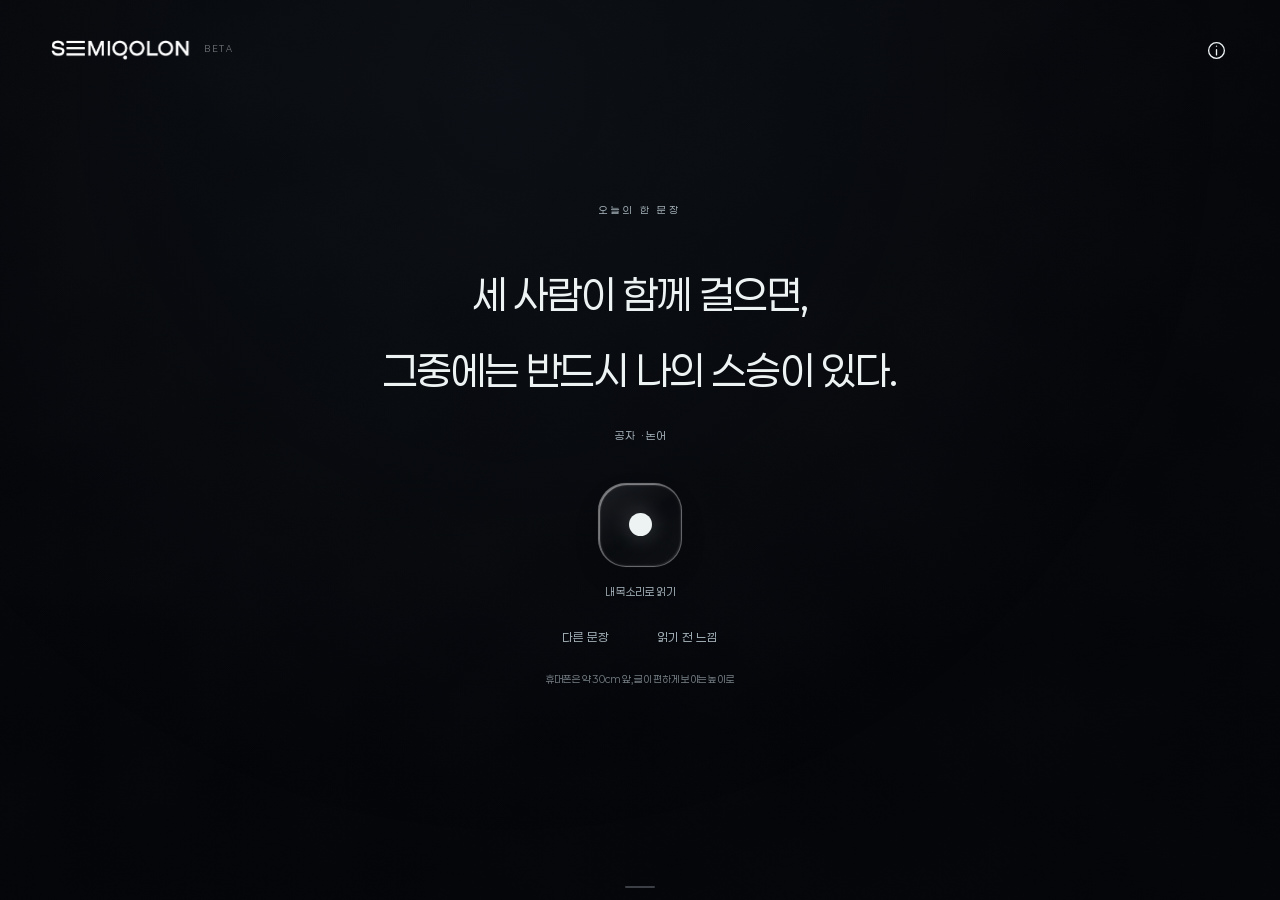
<file: previous.html>
<!doctype html>
<html lang="ko"><head><meta charset="utf-8"><meta name="viewport" content="width=device-width,initial-scale=1,viewport-fit=cover"><meta name="theme-color" content="#090b10"><meta name="color-scheme" content="dark light"><title>SEMIQOLON · 오늘의 한 문장</title><link rel="icon" href="assets/semiqolon-icon-black.png">
<style>
@font-face{font-family:Paperlogy;src:url('assets/Paperlogy-4Regular.ttf')}@font-face{font-family:Paperlogy;src:url('assets/Paperlogy-6SemiBold.ttf');font-weight:600}
:root{--ink:#edf2f3;--muted:#a2afb7;--line:#ffffff25;--glass:#ffffff05;--font:Paperlogy,sans-serif;--ease:cubic-bezier(.22,.7,.25,1)}*{box-sizing:border-box}html{background:#090b10}body{margin:0;min-height:100svh;color:var(--ink);font:14px/1.7 var(--font);letter-spacing:-.025em;transition:color 1.3s}button,input,audio{font:inherit}button,a{color:inherit;-webkit-tap-highlight-color:transparent}button{border:0;background:none;cursor:pointer;touch-action:manipulation}button:disabled{cursor:wait;opacity:.45}button:focus-visible,a:focus-visible,input:focus-visible,summary:focus-visible{outline:2px solid var(--ink);outline-offset:6px}button,summary,a{touch-action:manipulation}h1,h2,p{margin:0}button svg{width:21px;height:21px;stroke:currentColor;stroke-width:1.5;fill:none;stroke-linecap:round;stroke-linejoin:round}button svg.fill{fill:currentColor;stroke:none}[hidden]{display:none!important}#water-surface{position:fixed;inset:0;width:100%;height:100%;z-index:-2;pointer-events:none}body::before{content:'';position:fixed;inset:0;background:radial-gradient(ellipse at 40% 10%,#19232b55,transparent 65%);z-index:-1;pointer-events:none}body[data-water-stage=white]{--ink:#253a3d;--muted:#687c7e;--line:#27404428;--glass:#ffffff16;color-scheme:light}header{height:100px;padding:34px 42px;display:flex;align-items:center;justify-content:space-between;transition:opacity .45s}.brand{display:flex;align-items:center;gap:12px}.wordmark{display:block;width:144px;height:auto;filter:none}.wordmark.light{mix-blend-mode:screen}.wordmark.dark{display:none;mix-blend-mode:multiply}body[data-water-stage=white] .wordmark.light{display:none}body[data-water-stage=white] .wordmark.dark{display:block}.beta{font-size:8px;letter-spacing:1.6px;opacity:.45}.icon-button{width:44px;height:44px;display:grid;place-items:center;border-radius:50%}main{width:100%;max-width:1120px;margin:auto;min-height:calc(100svh - 100px);padding:0 32px 110px}.scene{min-height:calc(100svh - 210px);display:flex;flex-direction:column;align-items:center;justify-content:center;text-align:center;animation:arrive .65s var(--ease)}.eyebrow{font-size:10px;letter-spacing:3px;font-weight:400;color:var(--muted);margin-bottom:38px}.sentence{font-size:clamp(26px,3.1vw,42px);line-height:1.9;font-weight:400;letter-spacing:-1.1px;white-space:pre-line;word-break:keep-all;max-width:760px;transition:text-shadow 1s}.record-zone{position:relative;display:flex;align-items:center;flex-direction:column;margin-top:52px;min-height:132px}.record-button{position:relative;width:84px;height:84px;border-radius:28px;display:grid;place-items:center;border:1px solid #ffffff50;background:linear-gradient(140deg,#ffffff15,#ffffff02 50%,#ffffff07);box-shadow:inset 1px 1px 1px #ffffff70,inset -1px -1px 1px #ffffff10,0 12px 35px #0000000c;backdrop-filter:blur(1px);-webkit-backdrop-filter:blur(1px);transition:transform .35s,background .35s,color 1s}.record-button:hover{transform:translateY(-2px)}.record-button:active{transform:scale(.95)}.record-dot{display:block;width:23px;height:23px;border-radius:50%;background:var(--ink);box-shadow:0 0 22px #edf4f744;transition:border-radius .3s}.recording .record-dot{border-radius:5px;width:20px;height:20px}.record-button svg{width:28px;height:28px}.hint{font-size:11px;color:var(--muted);margin-top:16px}.quiet-link{font-size:12px;padding:11px 16px;color:var(--muted);min-height:44px}.quiet-link:hover{color:var(--ink)}.extras{display:flex;align-items:center;justify-content:center;gap:16px;flex-wrap:wrap}.privacy-line{font-size:10px;color:var(--muted);margin-top:12px;opacity:.7}.primary,.secondary{display:inline-flex;align-items:center;justify-content:center;gap:12px;min-height:48px;padding:12px 24px;border-radius:22px;background:linear-gradient(145deg,#ffffff13,#ffffff02);border:1px solid var(--line);box-shadow:inset 0 1px #ffffff75;transition:background .25s}.primary:hover,.secondary:hover{background:#ffffff20}.primary{font-weight:600}.actions{display:flex;align-items:center;justify-content:center;gap:10px;flex-wrap:wrap;margin-top:20px}.tiny{font-size:11px;color:var(--muted)}.after-label{font-size:13px;font-weight:400;margin:34px 0 16px}.choices{display:flex;gap:8px;justify-content:center;flex-wrap:wrap}.choice{min-height:43px;min-width:86px;padding:9px 17px;border:1px solid var(--line);border-radius:22px;background:var(--glass);font-size:12px}.choice[aria-pressed=true]{border-color:var(--ink);box-shadow:inset 0 0 0 1px var(--ink);background:#ffffff16}.listen-progress{width:88px;height:2px;background:var(--line);border-radius:4px;overflow:hidden;margin-top:18px}.listen-progress i{height:100%;width:0;display:block;background:var(--ink)}.recording header,.recording #dock{opacity:0;pointer-events:none}.recording .eyebrow{opacity:0}.recording .sentence{text-shadow:0 0 25px #ffffff18}.recording .hint{font-variant-numeric:tabular-nums}.completion-mark{width:54px;height:54px;border:1px solid var(--line);border-radius:50%;display:grid;place-items:center;margin-bottom:26px}.completion-mark svg{width:24px;height:24px;fill:none;stroke:currentColor;stroke-width:1.5}.done-title{font-size:15px;letter-spacing:-.2px;margin-bottom:24px;font-weight:400}.done .sentence{font-size:clamp(23px,2.7vw,35px)}.done .tiny{margin-top:25px}.demo-tag{position:fixed;top:21px;left:50%;transform:translateX(-50%);font-size:10px;letter-spacing:1px;opacity:.6;pointer-events:none}.bottom-nav{position:fixed;bottom:calc(23px + env(safe-area-inset-bottom));left:50%;transform:translate(-50%,12px);display:flex;align-items:center;padding:7px 12px;gap:10px;border-radius:30px;border:1px solid var(--line);background:linear-gradient(135deg,#ffffff13,#ffffff02);box-shadow:inset 0 1px 1px #ffffff80;backdrop-filter:blur(4px);-webkit-backdrop-filter:blur(4px);z-index:5;opacity:0;pointer-events:none;transition:opacity .4s,transform .5s var(--ease)}.bottom-nav.shown,.bottom-nav:focus-within{opacity:1;pointer-events:auto;transform:translate(-50%,0)}.bottom-nav button{padding:8px 22px;min-height:44px;display:flex;align-items:center;gap:8px;font-size:11px;white-space:nowrap}.bottom-nav button[aria-current=page]{color:var(--ink)}#menu-wake{position:fixed;bottom:0;left:calc(50% - 70px);width:140px;height:27px;z-index:4;display:grid;place-items:center}#menu-wake::after{content:'';width:30px;height:2px;background:var(--muted);opacity:.35;border-radius:5px}.recording #menu-wake{display:none}.sheet{border:1px solid var(--line);border-radius:28px;padding:30px;width:min(400px,calc(100% - 32px));color:var(--ink);background:#192127f5;box-shadow:0 30px 100px #0007}.sheet::backdrop{background:#04070a80;backdrop-filter:blur(9px)}.sheet h2{font-size:19px;font-weight:600}.sheet p{font-size:12px;line-height:1.9;color:var(--muted);margin:14px 0}.sheet .choices{margin-top:22px}.sheet .close{display:block;margin:18px auto -10px}.sheet label{display:flex;align-items:center;gap:10px;font-size:13px;padding:10px 0}.sheet input{accent-color:#7b9ca4}.sheet a{color:inherit}body[data-water-stage=white] .sheet{background:#edf4f3f5}.journal{max-width:650px;margin:40px auto;animation:arrive .5s var(--ease)}.journal-head{display:flex;align-items:baseline;justify-content:space-between;margin-bottom:28px}.journal-head h1{font-size:27px;font-weight:400}.entry{padding:26px 0;border-bottom:1px solid var(--line)}.entry-date{font-size:10px;color:var(--muted)}.entry p{font-size:19px;line-height:1.8;white-space:pre-line;margin:14px 0}.entry audio{display:block;width:100%;height:36px;margin-top:20px}.entry details summary{font-size:11px;color:var(--muted);cursor:pointer;padding:12px 0}.entry details .actions{justify-content:flex-start;margin-top:0}.entry .check-result{font-size:11px;color:var(--muted);margin-top:14px}.empty{min-height:50svh;display:grid;align-content:center;justify-items:center;gap:16px;color:var(--muted)}.empty p{font-size:14px}.storage-warning{font-size:12px;color:var(--ink);max-width:360px;margin:12px auto;padding:10px 15px;border:1px solid var(--line);border-radius:12px}.toast{position:fixed;bottom:110px;left:50%;transform:translate(-50%,20px);max-width:calc(100% - 40px);width:max-content;background:#203138f2;color:#edf3f4;border:1px solid #ffffff25;border-radius:18px;padding:13px 20px;font-size:12px;z-index:20;opacity:0;pointer-events:none;transition:opacity .3s,transform .3s}.toast.show{opacity:1;transform:translate(-50%,0)}#entry-logo{position:fixed;inset:0;z-index:30;background:#080a0e;display:grid;place-items:center;pointer-events:none;animation:splash 1.8s ease both}#entry-logo img{width:min(290px,62vw);animation:logo 1.6s ease both}.skip-link{position:fixed;top:-60px;left:20px;z-index:50;padding:10px;background:#192127}.skip-link:focus{top:10px}@keyframes arrive{from{opacity:0;transform:translateY(12px)}to{opacity:1;transform:none}}@keyframes splash{0%,55%{opacity:1}100%{opacity:0;visibility:hidden}}@keyframes logo{0%{opacity:0;transform:translateY(6px)}25%,60%{opacity:.9;transform:none}100%{opacity:0;filter:blur(5px)}}@media(max-width:600px){header{padding:25px 23px;height:84px}.wordmark{width:116px}.beta{font-size:7px}main{padding:0 24px 105px;min-height:calc(100svh - 84px)}.scene{min-height:calc(100svh - 189px)}.sentence{font-size:27px;line-height:1.95;letter-spacing:-.9px}.eyebrow{font-size:9px;margin-bottom:31px}.record-zone{margin-top:39px}.record-button{width:78px;height:78px;border-radius:26px}.extras{gap:2px}.privacy-line{font-size:9px}.bottom-nav button{padding:8px 18px}.after-label{margin-top:28px}.journal{margin-top:20px}.journal-head h1{font-size:24px}.done .sentence{font-size:24px}.completion-mark{margin-bottom:20px}.sheet{padding:25px}.choice{padding:9px 13px;min-width:78px}}@media(max-height:680px){.scene{padding-top:18px}.eyebrow{margin-bottom:18px}.record-zone{margin-top:24px;min-height:112px}.sentence{font-size:25px}.after-label{margin-top:18px}}@media(prefers-reduced-motion:reduce){*,*::before,*::after{animation:none!important;transition:none!important}#entry-logo{display:none}}body.reduced *,body.reduced *::before,body.reduced *::after{animation:none!important;transition:none!important}body.reduced #entry-logo{display:none}
.citation{display:block;margin:6px auto 0;padding:10px 12px;min-height:44px;max-width:100%;font-size:11px;line-height:1.7;color:var(--muted);text-align:center;word-break:keep-all}.citation span{margin-left:6px}.citation:hover{color:var(--ink)}.citation-space{height:50px}.record-zone{margin-top:25px}.entry .citation{margin:-6px 0 0;padding-left:0;text-align:left}.source-reference{margin:18px 0;padding-left:16px;border-left:1px solid var(--line);font-size:15px;line-height:1.85;overflow-wrap:anywhere}.sheet .source-label{font-size:10px;margin-top:22px}.sheet .source-title{font-size:13px}.sheet .source-link{display:inline-block;margin-top:12px;min-height:44px;padding:10px 0}.sheet{max-height:calc(100svh - 32px);overflow:auto}
.sentence{text-wrap:balance}
@media(max-width:600px){.sentence{white-space:normal}}
</style><link rel="stylesheet" href="voice.css"><script src="beta-config.js"></script><script src="beta-access.js"></script><script src="device-voice.js"></script><style>body.recording #beta-connect,body.training #beta-connect,body[data-view=reading] #beta-connect,body[data-view=playback] #beta-connect{display:none}</style></head><body>
<a class="skip-link" href="#main">본문으로</a><canvas id="water-surface" aria-hidden="true"></canvas><div id="pitch-edge" data-state="idle" aria-hidden="true"><i></i><i></i></div>
<div id="entry-logo" aria-hidden="true"><img src="assets/semiqolon-wordmark-white.png" alt=""></div>
<header><button class="brand" data-action="home" aria-label="SEMIQOLON 오늘의 한 문장"><img class="wordmark light" src="assets/semiqolon-wordmark-white.png" alt="SEMIQOLON"><img class="wordmark dark" src="assets/semiqolon-wordmark-black.png" alt="SEMIQOLON"><span class="beta">BETA</span></button><button class="icon-button" data-action="about" aria-label="이용 안내"><svg viewBox="0 0 24 24"><circle cx="12" cy="12" r="9"/><path d="M12 11v6m0-10v.1"/></svg></button></header>
<main id="main" tabindex="-1"></main><div id="demo-tag" class="demo-tag" hidden>화면 체험 · 녹음되지 않아요</div>
<nav id="dock" class="bottom-nav" aria-label="하단 메뉴"><button data-action="home">한 문장</button><button data-action="journal">내 기록</button></nav><button id="menu-wake" aria-label="메뉴 열기" data-action="menu"></button>
<dialog id="sheet" class="sheet"></dialog><div id="toast" class="toast" role="status" aria-live="polite"></div>
<script src="voice.js"></script>
<script src="trainer.js"></script>
<script>
'use strict';
// Stable IDs keep earlier recordings attached to the text actually read.
const SENTENCES=[
 {
  "id": "classic-daodejing-64",
  "text": "천 리 길도\n한 걸음에서 시작된다.",
  "title": "첫걸음",
  "author": "노자",
  "work": "도덕경",
  "section": "64장",
  "sourceUrl": "https://ctext.org/text.pl?if=en&node=11655&show=parallel",
  "reference": "千里之行，始於足下。",
  "referenceLabel": "한문 원문",
  "translation": "한문에서 직접 옮긴 한국어 번역 초안"
 },
 {
  "id": "classic-enchiridion-1",
  "text": "우리 뜻대로 할 수 있는 일이 있고,\n그렇지 않은 일이 있다.",
  "title": "우리의 몫",
  "author": "에픽테토스",
  "work": "엥케이리디온",
  "section": "1절",
  "sourceUrl": "https://classics.mit.edu/Epictetus/epicench.html",
  "reference": "Some things are in our control and others not.",
  "referenceLabel": "Elizabeth Carter 영문 번역",
  "translation": "Elizabeth Carter의 영문역을 바탕으로 옮긴 한국어 번역 초안"
 },
 {
  "id": "classic-analects-15-30",
  "text": "잘못하고도 고치지 않는 것,\n그것이 잘못이다.",
  "title": "고치는 일",
  "author": "공자",
  "work": "논어",
  "section": "위령공편 30장",
  "sourceUrl": "https://ctext.org/text.pl?if=gb&node=1510&remap=gb&show=parallel",
  "reference": "過而不改，是謂過矣。",
  "referenceLabel": "한문 원문",
  "translation": "한문에서 직접 옮긴 한국어 번역 초안"
 },
 {
  "id": "classic-meditations-10-16",
  "text": "좋은 사람이 어떤 사람인지\n그만 논하고, 그런 사람이 되어라.",
  "title": "실천",
  "author": "마르쿠스 아우렐리우스",
  "work": "명상록",
  "section": "10권 16절",
  "sourceUrl": "https://classics.mit.edu/Antoninus/meditations.10.ten.html",
  "reference": "No longer talk at all about the kind of man that a good man ought to be, but be such.",
  "referenceLabel": "George Long 영문 번역",
  "translation": "George Long의 영문역을 바탕으로 옮긴 한국어 번역 초안"
 },
 {
  "id": "classic-daodejing-33",
  "text": "남을 이기는 사람은 힘이 있고,\n자신을 이기는 사람은 강하다.",
  "title": "강함",
  "author": "노자",
  "work": "도덕경",
  "section": "33장",
  "sourceUrl": "https://ctext.org/dictionary.pl?id=11624&if=en",
  "reference": "勝人者有力，自勝者強。",
  "referenceLabel": "한문 원문",
  "translation": "한문에서 직접 옮긴 한국어 번역 초안"
 },
 {
  "id": "classic-analects-2-17",
  "text": "아는 것을 안다고 하고,\n모르는 것을 모른다고 하는 것.\n그것이 아는 것이다.",
  "title": "앎",
  "author": "공자",
  "work": "논어",
  "section": "위정편 17장",
  "sourceUrl": "https://ctext.org/analects/wei-zheng/zh",
  "reference": "知之為知之，不知為不知，是知也。",
  "referenceLabel": "한문 원문",
  "translation": "한문에서 직접 옮긴 한국어 번역 초안"
 },
 {
  "id": "classic-analects-7-22",
  "text": "세 사람이 함께 걸으면,\n그중에는 반드시 나의 스승이 있다.",
  "title": "배움",
  "author": "공자",
  "work": "논어",
  "section": "술이편 22장 중",
  "sourceUrl": "https://ctext.org/text.pl?if=gb&node=1272&show=parallel",
  "reference": "三人行，必有我師焉。",
  "referenceLabel": "한문 원문",
  "translation": "한문에서 직접 옮긴 한국어 번역 초안"
 },
 {
  "id": "classic-daodejing-8",
  "text": "가장 높은 선은 물과 같다.\n물은 만물을 이롭게 하면서도\n다투지 않는다.",
  "title": "물처럼",
  "author": "노자",
  "work": "도덕경",
  "section": "8장 중",
  "sourceUrl": "https://ctext.org/text.pl?if=en&node=11599&show=parallel",
  "reference": "上善若水。水善利萬物而不爭。",
  "referenceLabel": "한문 원문",
  "translation": "한문에서 직접 옮긴 한국어 번역 초안"
 },
 {
  "id": "classic-meditations-4-49",
  "text": "파도가 끊임없이 부딪쳐도\n굳게 서 있는 바위처럼 되어라.",
  "title": "흔들림 앞에서",
  "author": "마르쿠스 아우렐리우스",
  "work": "명상록",
  "section": "4권 49절 중",
  "sourceUrl": "https://classics.mit.edu/Antoninus/meditations.4.four.html",
  "reference": "Be like the promontory against which the waves continually break, but it stands firm and tames the fury of the water around it.",
  "referenceLabel": "George Long 영문 번역",
  "translation": "George Long의 영문역 앞부분을 바탕으로 옮긴 한국어 번역 초안"
 },
 {
  "id": "classic-analects-2-15",
  "text": "배우기만 하고 생각하지 않으면 막막하고,\n생각만 하고 배우지 않으면 위태롭다.",
  "title": "배움과 생각",
  "author": "공자",
  "work": "논어",
  "section": "위정편 15장",
  "sourceUrl": "https://ctext.org/analects/wei-zheng/zh",
  "reference": "學而不思則罔，思而不學則殆。",
  "referenceLabel": "한문 원문",
  "translation": "한문에서 직접 옮긴 한국어 번역 초안"
 },
 {
  "id": "classic-hamlet-1-3",
  "text": "무엇보다도,\n자기 자신에게 진실하라.",
  "title": "진실함",
  "author": "윌리엄 셰익스피어",
  "work": "햄릿",
  "section": "1막 3장",
  "sourceUrl": "https://www.folger.edu/explore/shakespeares-works/hamlet/read/1/3/",
  "reference": "This above all: to thine own self be true,",
  "referenceLabel": "영문 대사",
  "translation": "영문에서 직접 옮긴 한국어 번역 초안",
  "context": "폴로니어스가 아들 레어티스에게 건네는 충고 중 한 구절입니다."
 },
 {
  "id": "classic-meditations-4-20",
  "text": "아름다운 것은 그 자체로 아름답다.\n칭찬은 그 아름다움의 일부가 아니다.",
  "title": "그 자체로",
  "author": "마르쿠스 아우렐리우스",
  "work": "명상록",
  "section": "4권 20절 중",
  "sourceUrl": "https://classics.mit.edu/Antoninus/meditations.4.four.html",
  "reference": "Everything which is in any way beautiful is beautiful in itself, and terminates in itself, not having praise as part of itself.",
  "referenceLabel": "George Long 영문 번역",
  "translation": "George Long의 영문역을 바탕으로 옮긴 한국어 번역 초안"
 }
].map(q=>({...q,source:q.author+' · '+q.work+' '+q.section,version:2}));
const FEELINGS={heavy:'무거워요',neutral:'그저 그래요',light:'가벼워요'},CHANGES={better:'조금 나아졌어요',same:'비슷해요',harder:'더 불편해요'};
const $=id=>document.getElementById(id),esc=v=>String(v??'').replace(/[&<>"']/g,c=>({'&':'&amp;','<':'&lt;','>':'&gt;','"':'&quot;',"'":'&#39;'}[c]));
function dayKey(date=new Date()){return [date.getFullYear(),String(date.getMonth()+1).padStart(2,'0'),String(date.getDate()).padStart(2,'0')].join('-');}
function dailyIndex(key=dayKey()){return [...key].reduce((n,c)=>(n*31+c.charCodeAt(0))>>>0,0);}
function elapsed(n){return Math.floor(n/60)+':'+String(Math.floor(n%60)).padStart(2,'0');}
function feedback(change){return change==='better'?'조금 달라진 느낌을 남겼어요.':change==='harder'?'지금은 쉬어가도 괜찮아요.':change==='same'?'지금 느낌 그대로 남겼어요.':'오늘의 한 문장을 남겼어요.';}
function localGet(k,f){try{return JSON.parse(localStorage.getItem(k))??f;}catch{return f;}}
function localPut(k,v){try{localStorage.setItem(k,JSON.stringify(v));}catch{}}
const settings={reduced:!!localGet('sq-one-reduced',false)};
let selected=dailyIndex()%SENTENCES.length,before=null,view='home',session=null,recording=null,starting=false,records=[],db=null,current=null,playbackVisual=null,player=null,demo=false,demoTimer=null,menuTimer=null,toastTimer=null,busy=false,loaded=false,practiceBase=null,practicePlan=null;
const blobURLs=new Map();
const icons={play:'<svg class="fill" viewBox="0 0 24 24"><path d="M7 4.5v15l14-7.5z"/></svg>',pause:'<svg class="fill" viewBox="0 0 24 24"><path d="M6 4h4v16H6zm8 0h4v16h-4z"/></svg>',check:'<svg viewBox="0 0 24 24"><path d="m5 12 4 4 10-10"/></svg>',arrow:'<svg viewBox="0 0 24 24"><path d="M4 12h16m-6-6 6 6-6 6"/></svg>'};
const sentence=()=>SENTENCES[selected];
function audioURL(r){if(!blobURLs.has(r.id))blobURLs.set(r.id,URL.createObjectURL(r.audio));return blobURLs.get(r.id);}
function toast(text){clearTimeout(toastTimer);$('toast').textContent=text;$('toast').classList.add('show');toastTimer=setTimeout(()=>$('toast').classList.remove('show'),4500);}
function showMenu(){if(['reading','tuning','mouth'].includes(view)||starting)return;clearTimeout(menuTimer);$('dock').classList.add('shown');menuTimer=setTimeout(()=>{if(!$('dock').contains(document.activeElement))$('dock').classList.remove('shown');},4500);}
function closeSheet(){$('sheet').close();}
function openSheet(html){$('sheet').innerHTML=html+'<button class="quiet-link close" data-action="close">닫기</button>';$('sheet').showModal();}
function citation(q,recordId=''){if(!q?.author||!q?.work)return '';return `<button class="citation" ${recordId?`data-citation-record="${esc(recordId)}"`:`data-citation="${esc(q.id)}"`} aria-label="${esc(q.author+' '+q.work+' 출처 보기')}">${esc(q.author)}<span>· ${esc(q.work)}</span></button>`;}
function showCitation(q){const url=typeof q.sourceUrl==='string'&&q.sourceUrl.startsWith('https://')?q.sourceUrl:null;openSheet(`<h2>${esc(q.work)}</h2><p class="source-title">${esc(q.author)} · ${esc(q.section)}</p><p class="source-label">${esc(q.referenceLabel)}</p><blockquote class="source-reference">${esc(q.reference)}</blockquote>${q.context?`<p>${esc(q.context)}</p>`:''}<p>${esc(q.translation)} · SEMIQOLON</p>${url?`<a class="source-link" href="${esc(url)}" target="_blank" rel="noopener noreferrer">참고 본문 보기 ↗</a>`:''}`);}
function moodSheet(){openSheet('<h2>지금 마음은 어떤가요?</h2><p>남기지 않고 읽어도 괜찮아요.</p><div class="choices">'+Object.entries(FEELINGS).map(([k,v])=>`<button class="choice" data-before="${k}" aria-pressed="${before===k}">${v}</button>`).join('')+'</div>');}
function about(){openSheet(`<h2>오늘의 한 문장</h2><p>읽고, 짧은 연습을 한 뒤 다시 녹음해요. 두 목소리의 변화를 비교하고 지금 느낌을 남겨요. 문장이 맞지 않으면 다른 문장을 골라도 돼요. 휴대폰은 약 30cm 앞, 글이 편하게 보이는 높이에 두세요.</p><p>녹음과 분석 결과는 이 브라우저에 저장돼요. ${window.BetaAccess?.remote?'기본 분석은 기기에서 해요. 정밀 분석에 연결한 경우에만 목소리를 운영자의 Mac으로 보내며 서버에는 파일을 보관하지 않아요.':'목소리는 이 컴퓨터에서 분석하며 외부로 보내지 않아요.'} 브라우저 데이터를 지우기 전에는 음성을 내려받아 주세요.</p><p>고전에서 고른 12개 문장을 사용해요. 저자·책 이름을 누르면 출처와 번역 정보를 볼 수 있어요. 마음의 변화는 직접 남긴 느낌이며, 치료 효과를 평가하지 않아요.</p><label><input type="checkbox" id="motion-setting" ${settings.reduced?'checked':''}>물빛 움직임 줄이기</label><button class="quiet-link" data-action="voice-goal">목소리 목표</button><button class="quiet-link" data-action="voice-method">측정 기준</button><button class="quiet-link" data-action="demo">소리 없이 화면 체험</button><button class="quiet-link" data-action="export">테스트 기록 내려받기</button>`);}
function render(){const training=['tuning','mouth'].includes(view),immersive=view==='reading'||training;document.body.classList.toggle('training',training);if(!immersive)resetPitchFeedback();document.body.classList.toggle('recording',immersive);document.querySelector('header').inert=immersive;$('dock').inert=immersive;if(immersive){clearTimeout(menuTimer);$('dock').classList.remove('shown');}document.body.classList.toggle('reduced',settings.reduced);$('demo-tag').hidden=!demo;$('dock').querySelectorAll('button').forEach(b=>b.setAttribute('aria-current',b.dataset.action===view?'page':'false'));let html=training?trainerMarkup():'';
 if(view==='home')html=`<section class="scene"><p class="eyebrow">오늘의 한 문장</p><h1 class="sentence">${esc(sentence().text)}</h1>${citation(sentence())}<div class="record-zone"><button class="record-button" data-action="record" aria-label="내 목소리로 읽기" ${starting?'disabled':''}><span class="record-dot"></span></button><p class="hint">${starting?'마이크를 준비하고 있어요':'내 목소리로 읽기'}</p></div><div class="extras"><button class="quiet-link" data-action="another" ${starting?'disabled':''}>다른 문장</button><button class="quiet-link" data-action="before" ${starting?'disabled':''}>${before?FEELINGS[before]:'읽기 전 느낌'}</button></div><p class="privacy-line">휴대폰은 약 30cm 앞, 글이 편하게 보이는 높이로</p></section>`;
 if(view==='practice')html=`<section class="scene"><p class="eyebrow">다시 읽기</p><h1 class="sentence">${esc(readingSentence().text)}</h1>${citation(practiceBase,practiceBase.id)}<div class="record-zone"><button class="record-button" data-action="record" aria-label="다시 녹음 시작" ${starting?'disabled':''}><span class="record-dot"></span></button><p class="hint">${starting?'마이크를 준비하고 있어요':'다시 녹음'}</p></div><p class="privacy-line">높낮이는 자연스럽게 · 같은 휴대폰·30cm</p><button class="quiet-link" data-action="cancel-practice" ${starting?'disabled':''}>돌아가기</button></section>`;
 if(view==='reading')html=`<section class="scene"><p class="eyebrow" aria-hidden="true">오늘의 한 문장</p><h1 class="sentence">${esc(readingSentence().text)}</h1><div class="citation-space" aria-hidden="true"></div><div class="record-zone"><button class="record-button recording" data-action="stop" aria-label="녹음 마치기" ${busy?'disabled':''}><span class="record-dot"></span></button><p class="hint recording-hint"><span id="timer" role="timer">0:00</span><span id="pitch-status" role="status" aria-live="polite"></span></p></div></section>`;
 if(view==='playback'){html=`<section class="scene review-scene"><p class="eyebrow">${current.practice?.baselineId?'02 · 다시 담은 목소리':'01 · 처음 담은 목소리'}</p><h1 class="sentence">${esc(current.text)}</h1>${citation(current,current.id)}${current.unsaved?'<p class="storage-warning">저장하지 못했어요. 아래에서 음성을 내려받아 주세요.</p>':'<p class="tiny" role="status">기기에 저장했어요</p>'}<div class="review-player"><button id="listen-toggle" class="record-button" data-action="listen" aria-label="내 목소리 듣기">${icons.play}</button><div class="review-timeline"><div class="listen-progress"><i id="listen-bar"></i></div><p id="listen-time" class="hint">0:00 / ${elapsed(current.duration)}</p></div></div>${voiceMount(current)}${practiceMount(current)}<div class="actions"><button class="secondary" data-action="journal">내 기록</button><button class="${current.practice?.baselineId?'primary':'quiet-link'}" data-action="finish">${current.practice?.baselineId?'마치기':'여기까지 마치기'} ${icons.arrow}</button>${current.unsaved?'<button class="secondary" data-action="download-current">음성 내려받기</button>':''}</div></section>`;}
 if(view==='done')html=`<section class="scene done"><div class="completion-mark">${icons.check}</div><h1 class="done-title">${demo?'이렇게 빛이 남아요':feedback(current?.change)}</h1><p class="sentence">${esc(current?.text||sentence().text)}</p>${citation(current||sentence(),current?.id)}${demo?'<p class="tiny">화면 체험이에요. 녹음과 기록은 만들지 않았어요.</p>':`<h2 class="after-label">읽고 나니 어떤가요?</h2><div class="choices">${Object.entries(CHANGES).map(([k,v])=>`<button class="choice" data-change="${k}" aria-pressed="${current.change===k}">${v}</button>`).join('')}</div><p class="tiny">느낌은 남기지 않아도 괜찮아요</p>${current.unsaved?'<p class="storage-warning">저장하지 못한 목소리를 내려받아 주세요.</p>':''}`}<div class="actions">${demo?'<button class="primary" data-action="home">직접 읽어보기</button>':'<button class="primary" data-action="journal">내 기록</button><button class="quiet-link" data-action="home">한 문장 더</button>'}</div>${current?.unsaved?'<button class="quiet-link" data-action="download-current">음성 내려받기</button>':''}${!demo?(current?.practice?.baselineId?practiceMount(current):'')+voiceMount(current):''}</section>`;
 if(view==='journal')html=`<section class="journal"><div class="journal-head"><h1>내 목소리</h1><span class="tiny">${records.length}개의 기록</span></div>${!records.length?`<div class="empty"><p>${loaded?'아직 담은 목소리가 없어요':'기록을 불러오고 있어요'}</p><button class="primary" data-action="home">한 문장 읽기</button></div>`:records.map(r=>`<article class="entry" data-record="${esc(r.id)}"><span class="entry-date">${new Date(r.ts).toLocaleString('ko-KR',{month:'long',day:'numeric',hour:'2-digit',minute:'2-digit'})} · ${elapsed(r.duration)}</span><p>${esc(r.text)}</p>${citation(r,r.id)}<audio controls preload="metadata" src="${audioURL(r)}" aria-label="${esc(r.title)} 내 목소리"></audio>${r.before||r.change?`<div class="check-result">${r.before?'읽기 전 · '+FEELINGS[r.before]:''}${r.before&&r.change?'　/　':''}${r.change?'읽은 뒤 · '+CHANGES[r.change]:''}</div>`:''}${r.unsaved?'<p class="storage-warning">기기에 저장하지 못했어요.</p>':''}${practiceMount(r,true)}${voiceMount(r)}<details><summary>기록 관리</summary><div class="actions"><button class="quiet-link" data-download="${esc(r.id)}">음성 내려받기</button><button class="quiet-link" data-remove="${esc(r.id)}">삭제</button></div></details></article>`).join('')}<p class="tiny" style="margin-top:30px;text-align:center">이 브라우저에 저장된 목소리예요</p></section>`;
 $('main').innerHTML=html;Water.refresh();}
async function openDB(){return new Promise((resolve,reject)=>{const req=indexedDB.open('semiqolon-one-sentence-v1',1);req.onupgradeneeded=()=>req.result.createObjectStore('recordings',{keyPath:'id'});req.onsuccess=()=>resolve(req.result);req.onerror=()=>reject(req.error);req.onblocked=()=>reject(new Error('blocked'));});}
function dbOp(mode,fn){return new Promise((resolve,reject)=>{if(!db)return reject(new Error('storage'));const tx=db.transaction('recordings',mode);let req;try{req=fn(tx.objectStore('recordings'));}catch(e){reject(e);return;}tx.oncomplete=()=>resolve(req?.result);tx.onerror=()=>reject(tx.error);tx.onabort=()=>reject(tx.error||new Error('aborted'));});}
async function saveRecord(r){try{const clean=await DeviceVoice.pack(r);await dbOp('readwrite',store=>store.put(clean));const saved=await dbOp('readonly',store=>store.get(r.id));if(r.audio&&saved?.audioBytes?.byteLength!==r.audio.size)throw Error('storage');r.unsaved=false;}catch{r.unsaved=true;}const at=records.findIndex(x=>x.id===r.id);if(at>=0)records[at]=r;else records.unshift(r);return !r.unsaved;}
function releasePlayback(){if(player){player.pause();player.removeAttribute('src');player.load();player=null;}if(playbackVisual){cancelAnimationFrame(playbackVisual.raf);playbackVisual.ac.close().catch(()=>{});playbackVisual=null;}Water.quiet();}
function go(next){if(recording||starting||busy)return;stopTrainer();trainingDraft=null;clearTimeout(demoTimer);releasePlayback();demo=false;practiceBase=null;practicePlan=null;if(next==='home'){current=null;before=null;}view=next;render();window.scrollTo({top:0,behavior:'instant'});$('main').focus({preventScroll:true});}
async function startRecording(){if(recording||starting||busy)return;if(!loaded){toast('기록을 불러온 뒤 다시 눌러주세요.');return;}stopTrainer();starting=true;render();let stream=null,ac=null,url=null;try{if(!navigator.mediaDevices?.getUserMedia)throw new Error('unsupported');ac=new (window.AudioContext||window.webkitAudioContext)();await ac.resume();stream=await navigator.mediaDevices.getUserMedia({audio:{channelCount:1,echoCancellation:false,noiseSuppression:false,autoGainControl:false}});if(document.hidden)throw new Error('hidden');await ac.resume();if(navigator.audioSession)try{navigator.audioSession.type='play-and-record';}catch{}
 const r={stream,ac,goal:goalSettings(),chunks:[],nodes:[],sentence:{...readingSentence()},before:practiceBase?.before??before,practice:practicePlan?{...practicePlan}:null,session:{kind:'read',attempt:crypto.randomUUID(),voiceSeconds:0,guided:!!practicePlan,take:practicePlan?2:1},started:Date.now()};const source=ac.createMediaStreamSource(stream),an=ac.createAnalyser(),sink=ac.createGain();an.fftSize=4096;an.smoothingTimeConstant=.55;an.minDecibels=-92;an.maxDecibels=-22;sink.gain.value=0;source.connect(an);sink.connect(ac.destination);r.an=an;r.meter=new Float32Array(an.fftSize);r.nodes.push(source,an,sink);
 await DeviceVoice.capture(r,source,sink,()=>recording===r);
 if(document.hidden)throw new Error('hidden');recording=r;session=r.session;starting=false;view='reading';Water.begin(session);render();r.interval=setInterval(()=>recordTick(r),80);r.limit=setTimeout(()=>stopRecording(),120000);stream.getAudioTracks()[0].onended=()=>{if(recording===r){toast('마이크가 꺼져 여기까지 남겼어요.');stopRecording();}};
 }catch(e){starting=false;stream?.getTracks().forEach(t=>t.stop());ac?.close().catch(()=>{});if(url)URL.revokeObjectURL(url);render();toast(e.message==='hidden'?'화면을 다시 열고 녹음을 시작해 주세요.':e.name==='NotAllowedError'?'마이크를 허용하면 내 목소리를 담을 수 있어요.':e.name==='NotFoundError'?'연결된 마이크를 확인해 주세요.':'마이크를 시작하지 못했어요. 브라우저와 마이크를 확인해 주세요.');}}
function recordTick(r){if(recording!==r||busy)return;const sec=(Date.now()-r.started)/1000;if($('timer'))$('timer').textContent=elapsed(sec);r.an.getFloatTimeDomainData(r.meter);const rms=Math.sqrt(r.meter.reduce((a,x)=>a+x*x,0)/r.meter.length),now=r.ac.currentTime,dt=Math.min(.2,Math.max(0,now-(r.lastTime??now)));r.lastTime=now;if(rms>.004)r.session.voiceSeconds+=dt;Water.sound(r.session);Water.voice(r,rms);updatePitchFeedback(r,rms);}
async function stopRecording(){const r=recording;if(!r||busy)return;busy=true;resetPitchFeedback();render();if(r.worklet)await new Promise(resolve=>{const t=setTimeout(resolve,400);r.flushed=()=>{clearTimeout(t);resolve();};try{r.worklet.port.postMessage('flush');}catch{clearTimeout(t);resolve();}});recording=null;clearInterval(r.interval);clearTimeout(r.limit);r.stream.getTracks().forEach(t=>{t.onended=null;t.stop();});r.nodes.forEach(n=>{try{n.disconnect();}catch{}});await r.ac.close().catch(()=>{});Water.quiet();if(navigator.audioSession)try{navigator.audioSession.type='playback';}catch{}
 const pcm=joinChunks(r.chunks),seconds=pcm.length/r.ac.sampleRate;if(seconds<.5){busy=false;view=practiceBase?'practice':'home';render();toast('녹음이 짧아요. 한 문장을 편하게 읽어주세요.');return;}const q=r.sentence,audio=wavBlob(resample(pcm,r.ac.sampleRate,24000));current={...q,id:crypto.randomUUID(),ts:r.started,sentenceId:q.id,audio,duration:seconds,before:r.before,voiceGoal:r.goal||null,practice:r.practice||null,change:null,listened:false};await saveRecord(current);busy=false;view='playback';render();analyzeRecord(current.id);if(r.session.voiceSeconds<.3)toast('30cm 거리를 유지하고, 소리를 조금 더 크게 내보세요.');}
async function toggleListen(){if(!current||demo)return;if(player&&!player.paused){player.pause();return;}document.querySelectorAll('audio').forEach(a=>a.pause());try{if(!player){const record=current,audio=player=new Audio(audioURL(record));player.onplay=()=>{if($('listen-toggle')){$('listen-toggle').innerHTML=icons.pause;$('listen-toggle').setAttribute('aria-label','잠시 멈추기');}};player.onpause=()=>{if($('listen-toggle')){$('listen-toggle').innerHTML=icons.play;$('listen-toggle').setAttribute('aria-label','내 목소리 듣기');}};player.onended=async()=>{record.listened=true;await saveRecord(record);};player.ontimeupdate=()=>{const ratio=audio.currentTime/Math.max(.1,audio.duration||record.duration);Water.playback(record,ratio);if($('listen-bar'))$('listen-bar').style.width=(Math.min(1,ratio)*100)+'%';if($('listen-time'))$('listen-time').textContent=elapsed(audio.currentTime)+' / '+elapsed(record.duration);};player.onerror=()=>toast('재생하지 못했어요. 음성을 내려받아 확인해 주세요.');try{const ac=new (window.AudioContext||window.webkitAudioContext)(),source=ac.createMediaElementSource(player),an=ac.createAnalyser();an.fftSize=2048;an.smoothingTimeConstant=.55;source.connect(an);an.connect(ac.destination);playbackVisual={ac,an,raf:0};}catch{playbackVisual=null;}}
 if(playbackVisual){await playbackVisual.ac.resume();const v=playbackVisual,meter=new Float32Array(v.an.fftSize);cancelAnimationFrame(v.raf);const tick=()=>{if(playbackVisual!==v)return;v.an.getFloatTimeDomainData(meter);Water.voice(v,Math.sqrt(meter.reduce((s,x)=>s+x*x,0)/meter.length));if(!player?.paused)v.raf=requestAnimationFrame(tick);};await player.play();tick();}else await player.play();}catch{toast('재생 버튼을 다시 눌러주세요.');}}
async function finish(){if(busy)return;busy=true;releasePlayback();if(current){current.completedAt=Date.now();await saveRecord(current);}busy=false;view='done';render();}
function startDemo(){if(recording||starting||busy)return;stopTrainer();trainingDraft=null;closeSheet();releasePlayback();current=null;practiceBase=null;practicePlan=null;demo=true;view='reading';session={kind:'read',attempt:crypto.randomUUID(),voiceSeconds:0,guided:false};Water.begin(session);render();const start=performance.now();function tick(){if(!demo)return;const n=(performance.now()-start)/1000;session.voiceSeconds=n*2;Water.sound(session);Water.previewPulse();if($('timer'))$('timer').textContent='화면 체험';if(n<3.5)demoTimer=setTimeout(tick,240);else{view='done';render();}}tick();}
function download(blob,name){const url=URL.createObjectURL(blob),a=document.createElement('a');a.href=url;a.download=name;a.click();setTimeout(()=>URL.revokeObjectURL(url),30000);}
function downloadRecord(r){download(r.audio,`SEMIQOLON_${dayKey(new Date(r.ts))}_${r.id.slice(0,8)}.wav`);}
function exportChecks(){if(!records.length){toast('아직 남긴 기록이 없어요.');return;}const data={app:'semiqolon-one-sentence-test',version:1,exportedAt:new Date().toISOString(),records:records.map(({audio,unsaved,...r})=>r)};download(new Blob([JSON.stringify(data,null,2)],{type:'application/json'}),'SEMIQOLON_테스트기록.json');toast('문장과 느낌 기록을 내려받았어요. 음성은 내 기록에서 따로 받을 수 있어요.');}
async function removeRecord(id){if(busy)return;const r=records.find(x=>x.id===id);if(!r)return;openSheet('<h2>이 목소리를 지울까요?</h2><p>녹음과 느낌 기록이 지워져요.</p><div class="actions"><button class="secondary" data-action="close">간직하기</button><button class="primary" data-confirm-remove="'+esc(id)+'">삭제</button></div>');}
async function init(){const saved=localGet('sq-one-choice',null);if(saved?.day===dayKey()){const i=SENTENCES.findIndex(x=>x.id===saved.id);if(i>=0)selected=i;}render();try{db=await openDB();const saved=(await dbOp('readonly',s=>s.getAll())).map(DeviceVoice.unpack);records=[...records,...saved.filter(r=>!records.some(x=>x.id===r.id))].sort((a,b)=>b.ts-a.ts);}catch{toast('이 브라우저에서는 저장이 어려워요. 녹음 뒤 음성을 내려받아 주세요.');}loaded=true;if(view==='journal')render();setTimeout(()=>$('entry-logo')?.remove(),1900);}
document.addEventListener('click',async e=>{const b=e.target.closest('button');if(!b||b.disabled)return;try{if(b.dataset.action?.startsWith('trainer-')){await handleTrainerAction(b.dataset.action);return;}if(b.dataset.citation||b.dataset.citationRecord){const q=b.dataset.citationRecord?records.find(r=>r.id===b.dataset.citationRecord):SENTENCES.find(q=>q.id===b.dataset.citation);if(q)showCitation(q);return;}if(b.dataset.practice){startPractice(b.dataset.practice);return;}if(b.dataset.analyze){analyzeRecord(b.dataset.analyze,b.dataset.paceOnly==='true',b.dataset.acousticOnly==='true');return;}if(b.dataset.before){before=b.dataset.before in FEELINGS?b.dataset.before:null;closeSheet();render();return;}if(b.dataset.change&&current&&!demo){if(!(b.dataset.change in CHANGES))return;current.change=b.dataset.change;await saveRecord(current);render();return;}if(b.dataset.download){const r=records.find(r=>r.id===b.dataset.download);if(r)downloadRecord(r);return;}if(b.dataset.remove){await removeRecord(b.dataset.remove);return;}if(b.dataset.confirmRemove){const id=b.dataset.confirmRemove;try{if(db)await dbOp('readwrite',s=>s.delete(id));else if(!records.find(r=>r.id===id)?.unsaved)throw Error('storage');cancelAnalysis(id);records=records.filter(r=>r.id!==id);if(blobURLs.has(id)){URL.revokeObjectURL(blobURLs.get(id));blobURLs.delete(id);}closeSheet();render();}catch{toast('기록을 지우지 못했어요. 다시 시도해 주세요.');}return;}
 switch(b.dataset.action){case'voice-goal':showVoiceGoal();break;case'voice-method':showVoiceMethod();break;case'goal-tone':await playGoalTone();break;case'practice-tone':await playGoalTone(goalSettings().hz);break;case'cancel-practice':practiceBase=null;practicePlan=null;go('playback');break;case'record':await startRecording();break;case'stop':if(demo){clearTimeout(demoTimer);view='done';render();}else await stopRecording();break;case'listen':await toggleListen();break;case'finish':await finish();break;case'retry':go('home');break;case'home':go('home');break;case'journal':demo=false;go('journal');break;case'another':if(!starting){selected=(selected+1)%SENTENCES.length;localPut('sq-one-choice',{day:dayKey(),id:sentence().id});render();}break;case'before':moodSheet();break;case'menu':showMenu();break;case'about':about();break;case'close':closeSheet();break;case'demo':startDemo();break;case'export':exportChecks();break;case'download-current':if(current)downloadRecord(current);break;}
 }catch{toast('잠시 문제가 생겼어요. 다시 눌러주세요.');}});
document.addEventListener('submit',e=>{if(e.target.id!=='voice-goal-form')return;e.preventDefault();const hz=Number($('goal-hz').value),kind=new FormData(e.target).get('direction');if(!Number.isFinite(hz)||hz<65||hz>450||!['friendly','trust'].includes(kind))return;localPut('sq-voice-goal',{hz,kind});closeSheet();records.forEach(refreshVoice);toast('목소리 목표를 저장했어요.');});
document.addEventListener('input',e=>{if(e.target.id==='trainer-target'){stopTrainer();trainingDraft.target=null;trainingDraft.matchedSeconds=0;trainerText('tuner-hz','—');trainerText('trainer-status','새 목표로 다시 시작해요');const b=document.querySelector('[data-action=trainer-stop],[data-action=trainer-listen]');if(b){b.disabled=false;b.dataset.action='trainer-listen';b.textContent='음정 맞추기 시작';}const n=$('tuner-needle');if(n)n.hidden=true;const p=$('trainer-progress');if(p)p.style.width='0%';}if(e.target.id==='mouth-target'&&trainingDraft?.mouth){trainingDraft.mouth.target=Number(e.target.value)/100;}});
document.addEventListener('change',e=>{if(e.target.id==='motion-setting'){settings.reduced=e.target.checked;localPut('sq-one-reduced',settings.reduced);document.body.classList.toggle('reduced',settings.reduced);Water.wake();}});
document.addEventListener('play',e=>{if(e.target.tagName==='AUDIO'){if(player&&player!==e.target)player.pause();document.querySelectorAll('audio').forEach(a=>{if(a!==e.target)a.pause();});}},true);
document.addEventListener('keydown',e=>{if(e.key==='Tab'&&!recording&&!starting)showMenu();});
window.addEventListener('beforeunload',e=>{if(recording||starting||records.some(r=>r.unsaved)){e.preventDefault();e.returnValue='';}});
document.addEventListener('visibilitychange',()=>{if(document.hidden){if(recording)stopRecording();if(trainer||trainerToneContext){saveTrainerSummary();stopTrainer();if(['tuning','mouth'].includes(view)){trainingDraft.message='잠시 멈췄어요. 다시 시작할 수 있어요.';render();}}}});
window.addEventListener('pagehide',()=>stopTrainer());
let touchY=0;$('menu-wake').addEventListener('pointerdown',e=>touchY=e.clientY);$('menu-wake').addEventListener('pointerup',e=>{if(touchY-e.clientY>12)showMenu();});

function joinChunks(chunks){const n=chunks.reduce((s,a)=>s+a.length,0),pcm=new Float32Array(n);let offset=0;for(const a of chunks){pcm.set(a,offset);offset+=a.length;}return pcm;}

function resample(x,srIn,srOut){if(srIn===srOut)return Float32Array.from(x);const ratio=srOut/srIn,n=Math.floor(x.length*ratio),y=new Float32Array(n),fc=.45*Math.min(srIn,srOut)/srIn,half=Math.ceil(8/(2*fc));for(let i=0;i<n;i++){const t=i/ratio,c=Math.floor(t);let acc=0,ws=0;for(let k=c-half+1;k<=c+half;k++){if(k<0||k>=x.length)continue;const dd=t-k,s=dd===0?2*fc:Math.sin(2*Math.PI*fc*dd)/(Math.PI*dd),h=s*(.5+.5*Math.cos(Math.PI*dd/half));acc+=x[k]*h;ws+=h;}y[i]=ws?acc/ws:0;}return y;}

function wavBlob(x,rate=24000){const b=new ArrayBuffer(44+x.length*2),v=new DataView(b),w=(o,s)=>{for(let i=0;i<s.length;i++)v.setUint8(o+i,s.charCodeAt(i));};w(0,'RIFF');v.setUint32(4,36+x.length*2,true);w(8,'WAVE');w(12,'fmt ');v.setUint32(16,16,true);v.setUint16(20,1,true);v.setUint16(22,1,true);v.setUint32(24,rate,true);v.setUint32(28,rate*2,true);v.setUint16(32,2,true);v.setUint16(34,16,true);w(36,'data');v.setUint32(40,x.length*2,true);for(let i=0;i<x.length;i++)v.setInt16(44+i*2,Math.max(-1,Math.min(1,x[i]))*32767,true);return new Blob([b],{type:'audio/wav'});}

// Water simulation and glass shader reused from SEMI v26; original MIT attribution in licenses/.
const PALETTES={clear:{top:[98,98,98],bot:[29,29,29],line:[229,235,235],white:[255,255,255],glow:[245,250,250]}};
const Water=(()=>{
 const clamp=(v,a,b)=>Math.min(b,Math.max(a,v)),lerp=(a,b,t)=>a+(b-a)*t;
 const smooth=(a,b,x)=>{const t=clamp((x-a)/(b-a),0,1);return t*t*(3-2*t);};
 let cv=$('water-surface'),gl=null,G=null,ctx=null,LENS=[],uiV=1,W=0,H=0,S=1,T=0,light=0;
 let V={ac:null,an:null},frequency=null,talking=false,voiceAt=0,glowX=.5,glowY=.45,glowA=0,glowT=0;
 let flashes=[],edgeV=0,edgeT=0,journeyKey=null,progressValue=0,complete=false,sweep=0,sweepOn=false;
 let raf=0,last=0,acc=0,lastLayout=0,stage='first',guided=false,listenRatio=0,lightTarget=0,completionAt=0,completion=-1;
 const motion=()=>!settings.reduced&&!matchMedia('(prefers-reduced-motion: reduce)').matches;


 const palKey='clear';
 const palCur=structuredClone(PALETTES[palKey]);
 function stepPalette(dt){const t={...PALETTES[palKey],white:[255,255,255]},k=motion()?1-Math.exp(-dt/.35):1;for(const key of ['top','bot','line','white','glow'])for(let i=0;i<3;i++)palCur[key][i]+= (t[key][i]-palCur[key][i])*k;}
const SPEED_PX = 125;
const BANDS = [
  { lo: 80,   hi: 170,  tilt: 0.06, hz: 1.1, n: 1, spread: 0,  gain: 2.3 },
  { lo: 170,  hi: 350,  tilt: 0,    hz: 1.7, n: 1, spread: 0,  gain: 2 },
  { lo: 350,  hi: 750,  tilt: 0.03, hz: 2.6, n: 1, spread: 6,  gain: 1.5 },
  { lo: 750,  hi: 1600, tilt: 0.12, hz: 3.9, n: 2, spread: 20, gain: 1.3 },
  { lo: 1600, hi: 3400, tilt: 0.22, hz: 5.9, n: 3, spread: 27, gain: 0.9 },
  { lo: 3400, hi: 7200, tilt: 0.30, hz: 9,   n: 4, spread: 35, gain: 1 }
];
BANDS.forEach(b => { b.e = 0; b.lam = 20; b.src = Array.from({ length: b.n }, () => ({ dx: 0, dy: 0, ph: Math.random() * 6.2832, t: 0 })); });
let bandX = 0.5, bandY = 0.45, bandRef = 0.45, gate = 0;
function bandTick(dt, f, talking){
  gate += ((talking ? 1 : 0) - gate) * (1 - Math.exp(-dt / (talking ? 0.03 : 0.18)));
  let lv = null;
  if (f && V.ac && V.an){
    const binHz = V.ac.sampleRate / V.an.fftSize; let peak = 0; lv = [];
    for (const b of BANDS){
      const i0 = Math.max(1, Math.round(b.lo / binHz)), i1 = Math.min(f.length, Math.max(i0 + 1, Math.round(b.hi / binHz)));
      let s = 0; for (let i = i0; i < i1; i++) s += f[i];
      const v = s / (i1 - i0) / 255 + b.tilt; lv.push(v); if (v > peak) peak = v;
    }
    if (talking) bandRef = Math.max(peak, bandRef);                  // 최근 가장 큰 소리를 기준으로
  }
  bandRef = Math.max(0.4, bandRef - dt * 0.05);
  BANDS.forEach((b, k) => {
    const target = lv ? gate * Math.pow(clamp((lv[k] - bandRef + 0.34) / 0.34, 0, 1), 1.2) : 0;
    b.e += (target - b.e) * (1 - Math.exp(-dt / (target > b.e ? 0.04 : 0.16)));
    for (const s of b.src){
      s.t -= dt;
      if (s.t <= 0 && b.e < 0.3){ s.dx = (Math.random() * 2 - 1) * b.spread / innerWidth; s.dy = (Math.random() * 2 - 1) * b.spread * 0.6 / innerHeight; s.t = 0.3 + Math.random() * 0.5; }
    }
  });
}
function bandForce(){                                                // 한 걸음마다: 대역마다 제 박자로 물결 고리를 내보낸다
  for (const b of BANDS){
    const w = 2 * Math.PI * b.hz / SPS, a = b.gain * b.e;
    for (const s of b.src){
      s.ph += w;
      if (s.ph < 2 * Math.PI) continue;
      s.ph -= 2 * Math.PI;
      if (a > 0.002) emitRing(bandX + s.dx, bandY + s.dy, b.lam, a);
    }
  }
}

/* ---------------- 물 표면: 높이장 파동 ---------------- */
let GW = 229, GH = 500, CELL = 1.7, SPS = 100, DAMP = 0.99, VISC = 0.02, A, B, D, D2, simCv = null, simCtx = null, img = null;
function initSim(){
  const oW = GW, oH = GH, oA = A, oB = B, oD = D;
  GW = Math.round(clamp(innerWidth / 1.7, 200, 640));                // 격자 한 칸 ≈ 화면 1.7px
  GH = Math.round(clamp(GW * innerHeight / Math.max(1, innerWidth), 150, 900));
  A = new Float32Array(GW * GH); B = new Float32Array(GW * GH);
  D = new Float32Array(GW * GH).fill(1); D2 = new Float32Array(GW * GH);
  if (oA && oA.length === oW * oH){                                   // 화면 크기가 바뀌어도 물결과 어둠을 그대로 옮겨 담는다
    const move = (src, dst) => {
      for (let y = 0; y < GH; y++){
        const fy = y * (oH - 1) / Math.max(1, GH - 1), y0 = Math.floor(fy), y1 = Math.min(oH - 1, y0 + 1), ty = fy - y0;
        for (let x = 0; x < GW; x++){
          const fx = x * (oW - 1) / Math.max(1, GW - 1), x0 = Math.floor(fx), x1 = Math.min(oW - 1, x0 + 1), tx = fx - x0;
          dst[y * GW + x] = (src[y0 * oW + x0] * (1 - tx) + src[y0 * oW + x1] * tx) * (1 - ty) + (src[y1 * oW + x0] * (1 - tx) + src[y1 * oW + x1] * tx) * ty;
        }
      }
    };
    move(oA, A); move(oB, B); move(oD, D);
  }
  CELL = innerWidth / GW;
  SPS = SPEED_PX / CELL / Math.SQRT1_2;                               // 격자 한 걸음에 물결은 0.7칸 간다
  DAMP = Math.exp(Math.log(0.75) / SPS);                              // 긴 물결은 멀리 간다(1초에 75%로)
  VISC = 0.02 * 1.667 / CELL;                                         // 짧은 물결일수록 빨리 잦아든다(물의 끈기)
  for (const b of BANDS) b.lam = Math.max(6, SPEED_PX / b.hz / CELL); // 그 대역의 파장(칸)
  if (gl) glSize(); else make2DSim();
}
function make2DSim(){ simCv = document.createElement("canvas"); simCv.width = GW; simCv.height = GH; simCtx = simCv.getContext("2d"); img = simCtx.createImageData(GW, GH); }
function step(){
  const g = GW, d = DAMP, a = A, b = B;
  for (let y = 1; y < GH - 1; y++){
    let i = y * g + 1;
    for (let x = 1; x < g - 1; x++, i++) b[i] = ((a[i - 1] + a[i + 1] + a[i - g] + a[i + g]) * 0.5 - b[i]) * d;
  }
  const last = (GH - 1) * g;                                          // 가장자리는 벽 대신 열린 물처럼(기울기 0)
  for (let x = 0; x < g; x++){ b[x] = b[x + g]; b[last + x] = b[last - g + x]; }
  for (let y = 0; y < GH; y++){ const i = y * g; b[i] = b[i + 1]; b[i + g - 1] = b[i + g - 2]; }
  const M = SPONGE.length;                                            // 가장자리 띠에서 물결을 삼켜 되튀지 않게 한다
  for (let y = 0; y < GH; y++){
    const row = y * g, fy = y < M ? SPONGE[y] : y >= GH - M ? SPONGE[GH - 1 - y] : 1;
    if (fy < 1){ for (let x = 0; x < g; x++){ const fx = x < M ? SPONGE[x] : x >= g - M ? SPONGE[g - 1 - x] : 1; b[row + x] *= fx < fy ? fx : fy; } }
    else { for (let x = 0; x < M; x++){ b[row + x] *= SPONGE[x]; b[row + g - 1 - x] *= SPONGE[x]; } }
  }
  A = b; B = a;
}
const SPONGE = Float32Array.from({ length: 18 }, (_, e) => 1 - 0.1 * Math.pow((18 - e) / 18, 2));
function soften(eps){
  const a = A, b = B, g = GW;
  for (let y = 1; y < GH - 1; y++){
    let i = y * g + 1;
    for (let x = 1; x < g - 1; x++, i++){
      a[i] += eps * (a[i - 1] + a[i + 1] + a[i - g] + a[i + g] - 4 * a[i]);
      b[i] += eps * (b[i - 1] + b[i + 1] + b[i - g] + b[i + g] - 4 * b[i]);
    }
  }
}
function emitRing(x, y, lam, amp){                                   // 바깥으로 퍼져 나가는 물결 고리 하나(파장 lam칸)
  const cx = x * GW, cy = y * GH, R0 = 0.5 * lam, sr = 0.28 * lam, k = 2 * Math.PI / lam, is2 = 1 / (sr * sr), R = R0 + 2 * sr, R2 = R * R;
  const rin = 0.1 * lam, rw = 0.25 * lam;                            // 한가운데는 비워 둔다(물결이 가운데로 모여 뾰족해지지 않게)
  const x0 = Math.max(1, Math.floor(cx - R)), x1 = Math.min(GW - 2, Math.ceil(cx + R));
  const y0 = Math.max(1, Math.floor(cy - R)), y1 = Math.min(GH - 2, Math.ceil(cy + R));
  for (let yy = y0; yy <= y1; yy++){
    const dy = yy - cy;
    for (let xx = x0; xx <= x1; xx++){
      const dx = xx - cx, d2 = dx * dx + dy * dy;
      if (d2 >= R2) continue;
      const i = yy * GW + xx, r = Math.sqrt(d2), u = r - R0, v = u + Math.SQRT1_2;   // 한 걸음 전에는 조금 안쪽에 있었다 → 바깥으로 간다
      const ta = smooth(0, 1, (r - rin) / rw), tb = smooth(0, 1, (r + Math.SQRT1_2 - rin) / rw);
      A[i] += amp * ta * Math.cos(k * u) * Math.exp(-u * u * is2);
      B[i] += amp * tb * Math.cos(k * v) * Math.exp(-v * v * is2);
    }
  }
}
function ring(x, y, lamPx, amp){ emitRing(x, y, Math.max(6, lamPx / CELL), amp); }   // lamPx: 파장(화면 px)
function clearAround(x, y, r, k){
  const cx = x * GW, cy = y * GH, R = r * GW;
  for (let yy = 0; yy < GH; yy++) for (let xx = 0; xx < GW; xx++){
    const d = Math.hypot(xx - cx, yy - cy);
    if (d < R){ const i = yy * GW + xx; D[i] *= 1 - k * (1 - d / R); }
  }
}
const THR = 0.12;                                                    // 이보다 잔잔한 물결은 어둠을 건드리지 않는다
let dFrame = 0;
function updateDark(dt, cap, sweep, gain){
  const g = GW, n = g * GH;
  if (sweep > 0){
    const cx = GW * 0.5, cy = GH * 0.42, R = sweep * Math.max(GW, GH), k = Math.pow(0.02, dt);
    for (let yy = 0; yy < GH; yy++) for (let xx = 0; xx < GW; xx++){
      if (Math.hypot(xx - cx, yy - cy) < R) D[yy * GW + xx] *= k;
    }
  }
  if (gain > 0){                                                      // 목소리 물결이 지나간 자리는 맑아진다
    const c = CELL / 1.667, thr = THR * c, k = gain * dt / c;
    for (let y = 1; y < GH - 1; y++){
      let i = y * g + 1;
      for (let x = 1; x < g - 1; x++, i++){
        const m = Math.abs(A[i + 1] - A[i - 1]) + Math.abs(A[i + g] - A[i - g]) - thr;
        if (m > 0){ const v = D[i] - m * k; D[i] = v < 0 ? 0 : v; }
      }
    }
  }
  if (cap < 1) for (let i = 0; i < n; i++) if (D[i] > cap) D[i] = cap;
  if (++dFrame % 3 === 0){
    for (let y = 1; y < GH - 1; y++){ let i = y * g + 1; for (let x = 1; x < g - 1; x++, i++) D2[i] = (D[i] * 4 + D[i - 1] + D[i + 1] + D[i - g] + D[i + g]) * 0.125; }
    for (let y = 1; y < GH - 1; y++){ let i = y * g + 1; for (let x = 1; x < g - 1; x++, i++) D[i] = D2[i]; }
  }
}

/* ---------------- 그래픽 칩으로 그리기 ----------------
   높이를 부드럽게(3차) 이어서 한 화소마다 물결의 기울기를 구한다.
   → 잔잔할 때는 물빛 색만. 물결이 지나갈 때만 은은한 명암과 윤기, 먹이 풀리듯 번지는 어둠,
     유리 버튼 아래의 굴절, 테두리 스펙트럼 띠까지 한 번에 그린다. */
const EN = 48, edgeE = new Float32Array(EN), edgeB = new Uint8Array(EN);
const VS = "#version 300 es\nin vec2 aP;\nvoid main(){ gl_Position = vec4(aP, 0.0, 1.0); }";
const FS = `#version 300 es
precision highp float;
precision highp sampler2D;
uniform sampler2D uH, uD, uE;
uniform vec2 uRes, uSim;
uniform float uPx, uTime, uLight, uCs, uCompletion;
uniform vec3 uTop, uBot, uWhite, uGlowC;
uniform vec4 uGlow, uEdge;
uniform vec4 uFl[3];
uniform vec4 uLR[5];
uniform vec4 uLP[5];
out vec4 outC;

float hash(vec2 p){ p = fract(p * vec2(233.34, 851.73)); p += dot(p, p + 23.45); return fract(p.x * p.y); }
float vnoise(vec2 p){
  vec2 i = floor(p), f = fract(p), u = f * f * (3.0 - 2.0 * f);
  return mix(mix(hash(i), hash(i + vec2(1.0, 0.0)), u.x), mix(hash(i + vec2(0.0, 1.0)), hash(i + vec2(1.0, 1.0)), u.x), u.y);
}
float fbm(vec2 p){ float s = 0.0, a = 0.5; for (int k = 0; k < 4; k++){ s += a * vnoise(p); p = p * 2.03 + vec2(1.7, 9.2); a *= 0.5; } return s / 0.9375; }

vec4 bsw(float t){ float t2 = t * t, t3 = t2 * t; return vec4(1.0 - 3.0 * t + 3.0 * t2 - t3, 4.0 - 6.0 * t2 + 3.0 * t3, 1.0 + 3.0 * t + 3.0 * t2 - 3.0 * t3, t3) / 6.0; }
float hC(vec2 uv){
  vec2 st = uv * uSim - 0.5, i = floor(st), f = st - i;
  vec4 wx = bsw(f.x), wy = bsw(f.y);
  vec2 g0 = vec2(wx.x + wx.y, wy.x + wy.y), g1 = vec2(wx.z + wx.w, wy.z + wy.w);
  vec2 p0 = (i - 0.5 + vec2(wx.y, wy.y) / g0) / uSim, p1 = (i + 1.5 + vec2(wx.w, wy.w) / g1) / uSim;
  return g0.y * (g0.x * texture(uH, p0).r + g1.x * texture(uH, vec2(p1.x, p0.y)).r)
       + g1.y * (g0.x * texture(uH, vec2(p0.x, p1.y)).r + g1.x * texture(uH, p1).r);
}

vec3 water(vec2 p, out float dk){
  vec2 uv = p / uRes, tx = 1.0 / uSim;
  float hl = hC(uv - vec2(tx.x, 0.0)), hr = hC(uv + vec2(tx.x, 0.0)), hu = hC(uv - vec2(0.0, tx.y)), hd = hC(uv + vec2(0.0, tx.y));
  vec2 g = vec2(hr - hl, hd - hu) * 0.5 * uCs;                        // 물결의 기울기
  vec3 col = mix(uTop, uBot, smoothstep(-0.15, 1.1, uv.y));          // 잔잔할 때는 물빛 색뿐
  // 물결이 지나갈 때만: 빛을 받는 쪽은 밝고 반대쪽은 그늘진다(색은 그대로, 밝기만)
  float tilt = clamp(dot(g, vec2(-0.55, -0.83)) * 2.2, -0.6, 0.6);
  col *= 1.0 + tilt * 0.9;
  vec3 n = normalize(vec3(-g * 6.0, 1.0)), Lh = normalize(vec3(-0.26, -0.36, 0.9));
  float nh = max(dot(n, Lh), 0.0);
  float sheen = max(pow(nh, 60.0) - pow(Lh.z, 60.0), 0.0) * 0.35 + max(pow(nh, 12.0) - pow(Lh.z, 12.0), 0.0) * 0.06;
  col += vec3(sheen);
  float clearLight = uLight;
  if (uCompletion >= 0.0){
    float reach = 1.24 * (1.0 - pow(1.0 - uCompletion, 2.0));
    float dist = length(p - uRes * vec2(0.5, 0.44)) / length(uRes * vec2(0.5, 0.56));
    clearLight = max(clearLight, 1.0 - smoothstep(reach - 0.22, reach + 0.02, dist));
  }
  if (clearLight > 0.001) col = mix(col, uWhite * (1.0 + tilt * 0.10) + vec3(sheen) * 0.3, clearLight);
  float d = texture(uD, uv).r;
  float e = d * (1.0 - d) * 4.0;
  float nz = fbm(p / (uPx * 80.0) + vec2(uTime * 0.035, -uTime * 0.025));
  d = clamp(d + (nz - 0.5) * 0.7 * e, 0.0, 1.0);
  vec3 ink = mix(vec3(0.016, 0.02, 0.035), vec3(0.07, 0.04, 0.11), e * 0.5) + (nz - 0.5) * 0.012;
  col = mix(col, ink, d * 0.97);
  dk = d;
  return col;
}

// Adapted meniscus/Snell/Fresnel principles from webgl-apple-liquid-glass (MIT).
// See licenses/webgl-apple-liquid-glass.txt. One canvas, at most five lenses.
vec2 lensWarp(vec2 p, out vec2 dispersion, out vec2 coating){
  vec2 q = p; dispersion = vec2(0.0); coating = vec2(0.0);
  for (int i = 0; i < 5; i++){
    float a = uLP[i].z;
    if (a < 0.02) continue;
    vec2 hs = uLR[i].zw, d = p - uLR[i].xy;
    float r = uLP[i].x;
    vec2 k = abs(d) - (hs - r);
    float sd = length(max(k, 0.0)) + min(max(k.x, k.y), 0.0) - r;
    if (sd > uPx) continue;
    a *= 1.0 - smoothstep(-uPx, uPx, sd);
    float bevel = max(3.0 * uPx, min(hs.x, hs.y) * 0.28);
    float t = clamp(-sd / bevel, 0.0, 1.0), ct = 1.0 - t;
    float h = sqrt(max(1.0 - ct * ct, 0.0));
    vec2 outward = (k.x > 0.0 && k.y > 0.0) ? normalize(k) * sign(d) : (k.x > k.y ? vec2(sign(d.x), 0.0) : vec2(0.0, sign(d.y)));
    float height = min(hs.x, hs.y) * 0.32;
    vec3 n = normalize(vec3(-outward * (height / bevel) * ct / max(h, 0.12), 1.0));
    vec3 ray = refract(vec3(0.0, 0.0, -1.0), n, 1.0 / 1.46);
    vec2 shift = ray.xy / max(-ray.z, 0.25) * height * mix(0.25, 1.0, h);
    float limit = bevel * 1.15;
    shift /= 1.0 + length(shift) / limit;
    q += (shift - d * (1.0 - 1.0 / uLP[i].y) * h) * a;
    dispersion += outward * ct * ct * 0.65 * uPx * a;
    float fresnel = 0.04 + 0.96 * pow(1.0 - n.z, 5.0);
    float facing = dot(outward, normalize(vec2(-0.65, -0.76)));
    float rim = exp(-pow((sd + 0.7 * uPx) / (1.15 * uPx), 2.0));
    coating.x += a * (fresnel * 0.14 + rim * (0.06 + 0.16 * max(facing, 0.0)));
    coating.y += a * (ct * ct * 0.04 + rim * 0.065 * max(-facing, 0.0));
  }
  return clamp(q, vec2(0.5), uRes - 0.5);
}

vec3 lights(vec2 p){
  vec3 c = vec3(0.0);
  if (uGlow.w > 0.01){ float d = length(p - uGlow.xy) / uGlow.z; c += uGlowC * uGlow.w * 0.36 * pow(max(1.0 - d, 0.0), 1.5); }
  for (int i = 0; i < 3; i++){
    vec4 f = uFl[i];
    if (f.w > 0.001){ float d = length(p - f.xy) / f.z; c += vec3(0.92, 0.98, 1.0) * f.w * max(1.0 - d, 0.0); }
  }
  return c;
}

vec3 hsl2rgb(float h, float s, float l){
  vec3 k = mod(vec3(0.0, 8.0, 4.0) + h * 12.0, 12.0);
  float a = s * min(l, 1.0 - l);
  return l - a * clamp(min(k - 3.0, 9.0 - k), -1.0, 1.0);
}
float hueAt(float p){
  float h = p < 0.35 ? mix(42.0, -20.0, p / 0.35) : p < 0.62 ? mix(-20.0, -90.0, (p - 0.35) / 0.27) : mix(-90.0, -172.0, (p - 0.62) / 0.38);
  return fract(h / 360.0 + 1.0);
}
vec3 edgeBand(vec2 p){
  float a = uEdge.z;
  if (a < 0.01) return vec3(0.0);
  float m = uEdge.x, r = uEdge.y;
  vec2 c = uRes * 0.5, hs = c - m, d = p - c, k = abs(d) - (hs - r);
  float sd = length(max(k, 0.0)) + min(max(k.x, k.y), 0.0) - r;
  float dist = abs(sd);
  if (dist > 44.0 * uPx) return vec3(0.0);
  float X = c.x - abs(d.x), Y = p.y, L0 = m, T0 = m, B0 = uRes.y - m;
  float l1 = max(c.x - (L0 + r), 0.0), l2 = max((B0 - r) - (T0 + r), 0.0), P = 2.0 * l1 + l2 + 3.14159265 * r;
  float s;
  if (X < L0 + r && Y > B0 - r){ float th = atan(Y - (B0 - r), X - (L0 + r)); s = l1 + r * (clamp(th, 1.5707963, 3.14159265) - 1.5707963); }
  else if (X < L0 + r && Y < T0 + r){ float th = atan(min(Y - (T0 + r), -0.0001), X - (L0 + r)); s = l1 + 1.5707963 * r + l2 + r * (clamp(th, -3.14159265, -1.5707963) + 3.14159265); }
  else {
    float dL = X - L0, dB = B0 - Y, dT = Y - T0;
    if (dL <= dB && dL <= dT) s = l1 + 1.5707963 * r + clamp(B0 - r - Y, 0.0, l2);
    else if (dB < dT) s = clamp(c.x - X, 0.0, l1);
    else s = l1 + 3.14159265 * r + l2 + clamp(X - (L0 + r), 0.0, l1);
  }
  float pp = clamp(s / P, 0.0, 1.0);
  float e = texture(uE, vec2(pp * (47.0 / 48.0) + 0.5 / 48.0, 0.5)).r;
  float sh = 0.85 + 0.15 * sin(uTime * 2.2 + pp * 17.0 + step(0.0, d.x) * 1.7);
  float amp = a * (0.16 + 0.84 * e) * sh;
  float core = (0.9 + 1.4 * e) * uPx, halo = (8.0 + 12.0 * e) * uPx;
  float gl = 0.55 * exp(-(dist * dist) / (core * core)) + 0.42 * exp(-(dist * dist) / (halo * halo));
  return hsl2rgb(hueAt(pp), 0.9, 0.62) * amp * gl;
}

void main(){
  vec2 p = vec2(gl_FragCoord.x, uRes.y - gl_FragCoord.y);
  float dk = 0.0;
  vec2 dispersion, coating;
  vec2 q = lensWarp(p, dispersion, coating);
  vec3 col = water(q, dk);
  if (dot(dispersion, dispersion) > 0.001){
    float unused;
    col.r = water(clamp(q + dispersion, vec2(0.5), uRes - 0.5), unused).r;
    col.b = water(clamp(q - dispersion, vec2(0.5), uRes - 0.5), unused).b;
  }
  col = col * (1.0 - coating.y) + coating.x;
  col += lights(p);
  col += edgeBand(p) * (1.0 - 0.5 * uLight);
  col += (hash(p + fract(uTime * 7.31) * 91.7) - 0.5) / 255.0;
  outC = vec4(clamp(col, 0.0, 1.0), 1.0);
}`;
function initGL(){
  let g = null;
  try { g = cv.getContext("webgl2", { alpha: false, antialias: false, depth: false, stencil: false, preserveDrawingBuffer: false }); } catch (e){ g = null; }
  if (!g) return false;
  cv.dataset.gl = "1"; cv.dataset.renderer="webgl2";
  const sh = (type, src) => { const s = g.createShader(type); g.shaderSource(s, src); g.compileShader(s); if (!g.getShaderParameter(s, g.COMPILE_STATUS)){ console.warn(g.getShaderInfoLog(s)); return null; } return s; };
  const vs = sh(g.VERTEX_SHADER, VS), fs = sh(g.FRAGMENT_SHADER, FS);
  if (!vs || !fs) return false;
  const pr = g.createProgram(); g.attachShader(pr, vs); g.attachShader(pr, fs); g.bindAttribLocation(pr, 0, "aP"); g.linkProgram(pr);
  if (!g.getProgramParameter(pr, g.LINK_STATUS)){ console.warn(g.getProgramInfoLog(pr)); return false; }
  g.useProgram(pr);
  const buf = g.createBuffer(); g.bindBuffer(g.ARRAY_BUFFER, buf); g.bufferData(g.ARRAY_BUFFER, new Float32Array([-1, -1, 3, -1, -1, 3]), g.STATIC_DRAW);
  g.enableVertexAttribArray(0); g.vertexAttribPointer(0, 2, g.FLOAT, false, 0, 0);
  const u = {}, nu = g.getProgramParameter(pr, g.ACTIVE_UNIFORMS);
  for (let i = 0; i < nu; i++){ const info = g.getActiveUniform(pr, i); u[info.name.replace(/\[0\]$/, "")] = g.getUniformLocation(pr, info.name); }
  const tex = unit => {
    const t = g.createTexture(); g.activeTexture(g.TEXTURE0 + unit); g.bindTexture(g.TEXTURE_2D, t);
    g.texParameteri(g.TEXTURE_2D, g.TEXTURE_MIN_FILTER, g.LINEAR); g.texParameteri(g.TEXTURE_2D, g.TEXTURE_MAG_FILTER, g.LINEAR);
    g.texParameteri(g.TEXTURE_2D, g.TEXTURE_WRAP_S, g.CLAMP_TO_EDGE); g.texParameteri(g.TEXTURE_2D, g.TEXTURE_WRAP_T, g.CLAMP_TO_EDGE);
    return t;
  };
  G = { u, tH: tex(0), tD: tex(1), tE: tex(2), fl: new Float32Array(12), lr: new Float32Array(20), lp: new Float32Array(20) };
  g.pixelStorei(g.UNPACK_ALIGNMENT, 1);
  g.activeTexture(g.TEXTURE2); g.texImage2D(g.TEXTURE_2D, 0, g.R8, EN, 1, 0, g.RED, g.UNSIGNED_BYTE, null);
  g.uniform1i(u.uH, 0); g.uniform1i(u.uD, 1); g.uniform1i(u.uE, 2);
  gl = g;
  cv.addEventListener("webglcontextlost", e => { e.preventDefault(); use2D(); resize(); make2DSim(); });
  return true;
}
function glSize(){
  gl.activeTexture(gl.TEXTURE0); gl.bindTexture(gl.TEXTURE_2D, G.tH); gl.texImage2D(gl.TEXTURE_2D, 0, gl.R16F, GW, GH, 0, gl.RED, gl.FLOAT, null);
  gl.activeTexture(gl.TEXTURE1); gl.bindTexture(gl.TEXTURE_2D, G.tD); gl.texImage2D(gl.TEXTURE_2D, 0, gl.R16F, GW, GH, 0, gl.RED, gl.FLOAT, null);
}
function use2D(){
  if (cv.dataset.gl){ const c2 = document.createElement("canvas"); c2.id = "water-surface"; c2.setAttribute("aria-hidden", "true"); cv.replaceWith(c2); cv = c2; }
  gl = null; G = null;
  ctx = cv.getContext("2d", { alpha: false });cv.dataset.renderer="canvas2d";
}
function renderGL(){
  const g = gl, u = G.u;
  g.viewport(0, 0, W, H);
  g.activeTexture(g.TEXTURE0); g.bindTexture(g.TEXTURE_2D, G.tH); g.texSubImage2D(g.TEXTURE_2D, 0, 0, 0, GW, GH, g.RED, g.FLOAT, A);
  g.activeTexture(g.TEXTURE1); g.bindTexture(g.TEXTURE_2D, G.tD); g.texSubImage2D(g.TEXTURE_2D, 0, 0, 0, GW, GH, g.RED, g.FLOAT, D);
  g.activeTexture(g.TEXTURE2); g.bindTexture(g.TEXTURE_2D, G.tE); g.texSubImage2D(g.TEXTURE_2D, 0, 0, 0, EN, 1, g.RED, g.UNSIGNED_BYTE, edgeB);
  g.uniform2f(u.uRes, W, H); g.uniform2f(u.uSim, GW, GH); g.uniform1f(u.uPx, S); g.uniform1f(u.uTime, T % 3600); g.uniform1f(u.uLight, light); g.uniform1f(u.uCompletion, completion); g.uniform1f(u.uCs, 1.667 / CELL);
  const c3 = (loc, v) => g.uniform3f(loc, v[0] / 255, v[1] / 255, v[2] / 255);
  c3(u.uTop, palCur.top); c3(u.uBot, palCur.bot); c3(u.uWhite, palCur.white); c3(u.uGlowC, palCur.glow);
  g.uniform4f(u.uGlow, glowX * W, glowY * H, 95 * S, glowA);
  G.fl.fill(0);
  flashes.slice(-3).forEach((f, i) => G.fl.set([f.x * W, f.y * H, (0.1 + f.t * 0.55) * Math.max(W, H), (1 - f.t / 1.6) * 0.55], i * 4));
  g.uniform4fv(u.uFl, G.fl);
  G.lr.fill(0);G.lp.fill(0);LENS.forEach(([el, mag], i) => {
    const b = el.getBoundingClientRect(), style = getComputedStyle(el);
    G.lr.set([(b.left + b.width / 2) * S, (b.top + b.height / 2) * S, b.width / 2 * S, b.height / 2 * S], i * 4);
    G.lp.set([glassRadius(b,style) * S, mag, b.width > 2 ? glassOpacity(el,style) : 0, 0], i * 4);
  });
  g.uniform4fv(u.uLR, G.lr); g.uniform4fv(u.uLP, G.lp);
  g.uniform4f(u.uEdge, 3 * S, 46 * S, edgeV, 0);
  g.drawArrays(g.TRIANGLES, 0, 3);
}

/* ---------------- 2D 캔버스로 그리기(그래픽 칩을 못 쓸 때) ---------------- */
function shade(light){
  const d = img.data, PT = palCur.top, PB = palCur.bot, PW = palCur.white, s1 = 0.5 * 1.667 / CELL;
  for (let y = 0; y < GH; y++){
    const up = y > 0 ? -GW : 0, dn = y < GH - 1 ? GW : 0, gy = smooth(-0.15, 1.1, y / GH);
    const deepR = lerp(PT[0], PB[0], gy), deepG = lerp(PT[1], PB[1], gy), deepB = lerp(PT[2], PB[2], gy);
    for (let x = 0; x < GW; x++){
      const i = y * GW + x, lf = x > 0 ? -1 : 0, rt = x < GW - 1 ? 1 : 0;
      const tilt = clamp(-((A[i + rt] - A[i + lf]) * 0.55 + (A[i + dn] - A[i + up]) * 0.83) * s1 * 2.2, -0.6, 0.6), k1 = 1 + tilt * 0.9;
      let r = deepR * k1, g = deepG * k1, b = deepB * k1;
      let clearLight=light;
      if(completion>=0){const reach=1.24*(1-(1-completion)**2),dist=Math.hypot((x/GW-.5)*W,(y/GH-.44)*H)/Math.hypot(.5*W,.56*H);clearLight=Math.max(clearLight,1-smooth(reach-.22,reach+.02,dist));}
      if (clearLight > 0){
        const k2 = 1 + tilt * 0.10;
        r = lerp(r, PW[0] * k2, clearLight); g = lerp(g, PW[1] * k2, clearLight); b = lerp(b, PW[2] * k2, clearLight);
      }
      const k = D[i] * 0.97, o = i * 4;
      d[o] = r * (1 - k) + 4 * k; d[o + 1] = g * (1 - k) + 5 * k; d[o + 2] = b * (1 - k) + 9 * k; d[o + 3] = 255;
    }
  }
  simCtx.putImageData(img, 0, 0);
}
let edgePts = [];
function buildEdge(){
  const m = 3 * S, w = W - 2 * m, h = H - 2 * m, r = Math.min(46 * S, w / 2, h / 2);
  const pts = [], stepLen = 3 * S;
  const seg = (x0, y0, x1, y1) => { const n = Math.max(1, Math.round(Math.hypot(x1 - x0, y1 - y0) / stepLen)); for (let i = 0; i < n; i++) pts.push([lerp(x0, x1, i / n), lerp(y0, y1, i / n)]); };
  const arc = (cx, cy, a0, a1) => { const n = Math.max(2, Math.round(Math.abs(a1 - a0) * r / stepLen)); for (let i = 0; i < n; i++){ const a = lerp(a0, a1, i / n); pts.push([cx + Math.cos(a) * r, cy + Math.sin(a) * r]); } };
  const L0 = m, T0 = m, R0 = m + w, B0 = m + h;
  seg(W / 2, B0, L0 + r, B0); arc(L0 + r, B0 - r, Math.PI / 2, Math.PI);
  seg(L0, B0 - r, L0, T0 + r); arc(L0 + r, T0 + r, Math.PI, Math.PI * 1.5);
  seg(L0 + r, T0, R0 - r, T0); arc(R0 - r, T0 + r, -Math.PI / 2, 0);
  seg(R0, T0 + r, R0, B0 - r); arc(R0 - r, B0 - r, 0, Math.PI / 2);
  seg(R0 - r, B0, W / 2, B0);
  edgePts = pts;
}
function hsl(h, s, l){
  const a = s * Math.min(l, 1 - l);
  const f = n => { const k = (n + h * 12) % 12; return l - a * Math.max(-1, Math.min(k - 3, 9 - k, 1)); };
  return [Math.round(f(0) * 255), Math.round(f(8) * 255), Math.round(f(4) * 255)];
}
const HUES = [[0, 42], [0.35, 340], [0.62, 270], [1, 188]];
function hueAt(p){
  for (let k = 1; k < HUES.length; k++){
    if (p <= HUES[k][0]){
      let a = HUES[k - 1][1], b = HUES[k][1];
      if (Math.abs(b - a) > 180){ if (a < b) a += 360; else b += 360; }
      return ((lerp(a, b, (p - HUES[k - 1][0]) / (HUES[k][0] - HUES[k - 1][0])) % 360) + 360) % 360;
    }
  }
  return 188;
}
const edgeAt = p => { const x = clamp(p, 0, 1) * (EN - 1), i = Math.min(EN - 2, Math.floor(x)); return lerp(edgeE[i], edgeE[i + 1], x - i); };
function drawEdge(T){
  if (edgeV < 0.01 || !edgePts.length) return;
  const N = 96, M = edgePts.length;
  ctx.save(); ctx.globalCompositeOperation = "lighter"; ctx.lineCap = "butt"; ctx.lineJoin = "round";
  for (let pass = 0; pass < 2; pass++){
    if ("filter" in ctx) ctx.filter = pass === 0 ? `blur(${(7 * S).toFixed(1)}px)` : "none";
    for (let k = 0; k < N; k++){
      const s = (k + 0.5) / N, p = (s <= 0.5 ? s : 1 - s) * 2, e = edgeAt(p), shimmer = 0.85 + 0.15 * Math.sin(T * 2.2 + k * 0.35);
      const a = edgeV * (0.16 + 0.84 * e) * shimmer * (pass === 0 ? 0.7 : 0.55);
      if (a < 0.01) continue;
      const [r, g, b] = hsl(hueAt(p) / 360, 0.9, 0.62);
      ctx.strokeStyle = `rgba(${r},${g},${b},${a.toFixed(3)})`;
      ctx.lineWidth = (pass === 0 ? 10 + 18 * e : 1.5 + 2.5 * e) * S;
      const i0 = Math.floor(k * M / N), i1 = Math.min(M - 1, Math.floor((k + 1) * M / N) + 2);
      ctx.beginPath(); ctx.moveTo(edgePts[i0][0], edgePts[i0][1]);
      for (let i = i0 + 1; i <= i1; i++) ctx.lineTo(edgePts[i][0], edgePts[i][1]);
      ctx.stroke();
    }
  }
  ctx.restore();
}
function rr(x, y, w, h, r){ ctx.beginPath(); ctx.moveTo(x + r, y); ctx.arcTo(x + w, y, x + w, y + h, r); ctx.arcTo(x + w, y + h, x, y + h, r); ctx.arcTo(x, y + h, x, y, r); ctx.arcTo(x, y, x + w, y, r); ctx.closePath(); }
function lens(el, mag, alpha){
  if (alpha < 0.02) return;
  const b = el.getBoundingClientRect(); if (b.width < 2) return;
  const style=getComputedStyle(el);alpha*=glassOpacity(el,style);const x = b.left * S, y = b.top * S, w = b.width * S, h = b.height * S, r = glassRadius(b,style)*S;
  const kx = GW / W, ky = GH / H, cx = (x + w / 2) * kx, cy = (y + h / 2) * ky, sw = w * kx / mag, sh = h * ky / mag;
  ctx.save(); rr(x, y, w, h, r); ctx.clip();
  ctx.globalAlpha = alpha;
  ctx.drawImage(simCv, cx - sw / 2, cy - sh / 2, sw, sh, x - w * 0.02, y - h * 0.04, w * 1.04, h * 1.08);
  ctx.globalCompositeOperation = "lighter";
  ctx.fillStyle = `rgba(255,255,255,${(0.05 * alpha).toFixed(3)})`; ctx.fillRect(x, y, w, h);
  ctx.restore();
}
function render2D(){
  shade(light);
  ctx.imageSmoothingEnabled = true; ctx.imageSmoothingQuality = "high";
  ctx.globalAlpha = 1; ctx.globalCompositeOperation = "source-over";
  ctx.drawImage(simCv, 0, 0, W, H);
  for (const fl of flashes){
    const R = (0.1 + fl.t * 0.55) * Math.max(W, H), a = (1 - fl.t / 1.6) * 0.55;
    const g = ctx.createRadialGradient(fl.x * W, fl.y * H, 0, fl.x * W, fl.y * H, R);
    g.addColorStop(0, `rgba(235,250,255,${a.toFixed(3)})`); g.addColorStop(1, "rgba(235,250,255,0)");
    ctx.save(); ctx.globalCompositeOperation = "lighter"; ctx.fillStyle = g; ctx.fillRect(0, 0, W, H); ctx.restore();
  }
  if (glowA > 0.02){
    const R = 95 * S, x = glowX * W, y = glowY * H, P = palCur.glow.map(Math.round);
    const g = ctx.createRadialGradient(x, y, 0, x, y, R);
    g.addColorStop(0, `rgba(${P},${(0.36 * glowA).toFixed(3)})`); g.addColorStop(1, `rgba(${P},0)`);
    ctx.save(); ctx.globalCompositeOperation = "lighter"; ctx.fillStyle = g; ctx.fillRect(x - R, y - R, R * 2, R * 2); ctx.restore();
  }
  for (const [el, mag] of LENS) lens(el, mag, uiV);
  drawEdge(T);
}

function edgeTick(f){
  const binHz = V.ac && V.an ? V.ac.sampleRate / V.an.fftSize : 23;
  for (let k = 0; k < EN; k++){
    let e = 0;
    if (f){ const bin = clamp(Math.round(90 * Math.pow(5500 / 90, k / (EN - 1)) / binHz), 1, f.length - 2); e = clamp(((f[bin - 1] + f[bin] + f[bin + 1]) / 765 - 0.3) / 0.55, 0, 1); }
    edgeE[k] = e > edgeE[k] ? lerp(edgeE[k], e, 0.5) : edgeE[k] * 0.92;
    edgeB[k] = Math.round(edgeE[k] * 255);
  }
}


 function glassRadius(box,style){const value=style.borderTopLeftRadius,r=parseFloat(value)||0;return Math.min(box.width/2,box.height/2,value.endsWith('%')?Math.min(box.width,box.height)*r/100:r);}
 function glassOpacity(el,style){const nav=el.closest('.bottom-nav');return Number(style.opacity)*(nav&&nav!==el?Number(getComputedStyle(nav).opacity):1)*uiV;}
 function measure(){LENS=[...document.querySelectorAll('.bottom-nav,.nav-glass-indicator'),...document.querySelectorAll('.record-button,.primary,.secondary')].filter(e=>{const b=e.getBoundingClientRect();return b.width>2&&b.bottom>0&&b.top<innerHeight&&getComputedStyle(e).visibility!=='hidden';}).slice(0,5).map(e=>[e,e.classList.contains('nav-glass-indicator')?1.035:1.018]);}
 function resize(){S=Math.min(devicePixelRatio||1,2,Math.sqrt(2400000/(innerWidth*innerHeight)));W=Math.round(innerWidth*S);H=Math.round(innerHeight*S);cv.width=W;cv.height=H;initSim();if(ctx)buildEdge();measure();wake();}
 function setStage(next){if(stage!==next){if(next==='white'){completionAt=performance.now();completion=motion()?0:1;light=Math.max(light,.58);D?.fill(0);if(motion())ring(.5,.44,50,1.4);}else completion=-1;if(next==='welcome')D?.fill(1);else if(next==='rest')D?.fill(0);}stage=next;document.body.dataset.waterStage=stage;cv.dataset.stage=stage;}
 function begin(s){if(s.kind!=='read'){if(s.prayerFor)setStage('prayer');return;}journeyKey=s.attempt;guided=!!s.guided;progressValue=0;complete=false;sweepOn=false;listenRatio=0;lightTarget=guided&&s.take===2?.12:0;light=lightTarget;D?.fill(guided&&s.take===2?0:1);A?.fill(0);B?.fill(0);edgeE.fill(0);edgeB.fill(0);BANDS.forEach(b=>b.e=0);setStage(guided&&s.take===2?'second':'first');cv.dataset.phase=stage==='second'?'clear':'ink';document.body.dataset.readingPhase=cv.dataset.phase;wake();}
 function sound(s){if(s.kind!=='read'||s.attempt!==journeyKey)return;progressValue=Math.max(progressValue,1-Math.exp(-(s.voiceSeconds||0)/5));cv.dataset.phase=progressValue?'opening':'ink';document.body.dataset.readingPhase=cv.dataset.phase;wake();}
 function playback(r,ratio){if(view!=='playback')return;guided=true;setStage('listen');listenRatio=Math.max(listenRatio,ratio);cv.dataset.listenProgress=listenRatio.toFixed(3);wake();}
 function refresh(){if(view==='reading'&&session){if(session.attempt!==journeyKey)begin(session);else setStage(session.guided&&session.take===2?'second':'first');}else if(view==='playback'){setStage('listen');}else if(view==='done'){setStage('white');}else setStage(view==='journal'?'rest':['practice','tuning','mouth'].includes(view)?'coach':'welcome');measure();wake();}
 function voice(r,rms){V.ac=r.ac;V.an=r.an;voiceAt=performance.now();talking=rms>.004;if(!frequency||frequency.length!==r.an.frequencyBinCount)frequency=new Uint8Array(r.an.frequencyBinCount);r.an.getByteFrequencyData(frequency);const el=document.querySelector('.record-button')||$('mouth-camera')||document.querySelector('.tuner-readout')||$('listen-toggle');if(el){const box=el.getBoundingClientRect();bandX=clamp((box.left+box.width/2)/innerWidth,.03,.97);bandY=clamp((box.top+box.height/2)/innerHeight,.03,.97);glowX=bandX;glowY=bandY;}wake();}
 function frame(now){raf=0;if(document.hidden)return;const dt=Math.min(.05,last?(now-last)/1000:.016);last=now;T+=dt;
 const active=!!(recording||playbackVisual||trainer?.stream)&&now-voiceAt<400,f=active?frequency:null,speaking=active&&talking;
 completion=stage==='white'?(motion()?Math.min(1,(now-completionAt)/2800):1):-1;
 const cap=stage==='first'?(guided?1-.65*progressValue:complete?0:1-.7*progressValue):stage==='listen'?.35*(1-listenRatio):stage==='welcome'?1:stage==='entry'?.82:0;lightTarget=stage==='second'?.12+.36*progressValue:stage==='prayer'?.58:stage==='white'?.58+.42*completion:stage==='coach'?.1:stage==='listen'?.08*listenRatio:stage==='entry'?.025:0;light=stage==='white'?lightTarget:light+(lightTarget-light)*(motion()?1-Math.exp(-dt/.9):1);cv.dataset.completion=completion.toFixed(3);cv.dataset.darkness=cap.toFixed(3);cv.dataset.light=light.toFixed(3);
 if(motion()){bandTick(dt,f,speaking);edgeTick(f);acc+=dt*SPS;let n=0;while(acc>=1&&n<8){bandForce();step();acc--;n++;}if(acc>2)acc=0;if(n)soften(Math.min(.2,VISC*n));if(sweepOn){sweep+=dt*.55;if(sweep>1.4)sweepOn=false;}updateDark(dt,cap,sweepOn?sweep:0,progressValue>0&&speaking?6.6:0);const floor=stage==='first'&&guided?.25:stage==='listen'?.25*(1-listenRatio):0;if(floor)for(let i=0;i<D.length;i++)D[i]=Math.max(floor,D[i]);}
 else{D.fill(cap);edgeV=0;glowA=0;}
 edgeT=active?(speaking?1:.3):0;edgeV+=(edgeT-edgeV)*(1-Math.exp(-dt/.25));glowT=Math.max(speaking?1:active?.35:0,glowT*Math.exp(-dt*1.2));glowA+=(glowT-glowA)*(1-Math.exp(-dt/.25));stepPalette(dt);
 flashes.forEach(f=>f.t+=dt);flashes=flashes.filter(f=>f.t<1.6);if(!motion())flashes=[];
 if(now-lastLayout>250){measure();lastLayout=now;}if(gl)renderGL();else render2D();if(motion())raf=requestAnimationFrame(frame);
 }
 function wake(){if(!raf&&!document.hidden){last=0;raf=requestAnimationFrame(frame);}}
 if(!initGL())use2D();document.body.dataset.waterRenderer=cv.dataset.renderer;resize();refresh();document.addEventListener('pointerdown',e=>{if(!motion()||e.target.closest('input,textarea,select,dialog,audio'))return;ring(e.clientX/innerWidth,e.clientY/innerHeight,27,1.2);wake();},{passive:true});
 window.addEventListener('resize',resize,{passive:true});window.addEventListener('scroll',measure,{passive:true});document.addEventListener('visibilitychange',()=>{if(document.hidden){cancelAnimationFrame(raf);raf=0;}else wake();});matchMedia('(prefers-reduced-motion: reduce)').addEventListener('change',()=>{A.fill(0);B.fill(0);wake();});
 return {begin,sound,playback,voice,refresh,wake,previewPulse(){if(motion())ring(.5,.65,30,.7);wake();},quiet(){V.ac=null;V.an=null;frequency=null;talking=false;wake();}};
})();

init();
</script></body></html>
</file>
<file: voice.css>
.voice-mount{width:100%;max-width:620px;margin:25px auto 0;text-align:left}
/* Optional practice keeps the same water and transparent glass as the reading view. */
.training .eyebrow{opacity:1}.training #main{padding-top:35px}
.trainer-scene{max-width:470px;padding:28px 12px 22px;margin:auto;min-height:0}
.trainer-scene h1{font-size:26px;letter-spacing:-1px;margin:8px 0 12px;font-weight:600}
.trainer-caption{font-size:13px;color:var(--muted);margin:0 0 16px}
.tuner-readout{height:120px;display:flex;align-items:center;justify-content:center;gap:10px;font-variant-numeric:tabular-nums}
.tuner-readout strong{font-size:64px;letter-spacing:-3px;font-weight:400;min-width:125px}.tuner-readout span{font-size:13px;color:var(--muted);align-self:center;margin-top:28px}
.tuner-scale{height:58px;position:relative;margin:8px 15px 0;display:flex;justify-content:space-between;align-items:flex-end;font-size:10px;color:var(--muted)}
.tuner-scale::before{content:'';position:absolute;top:14px;left:0;right:0;height:12px;border-radius:10px;background:repeating-linear-gradient(90deg,transparent 0,transparent calc(10% - 1px),#ffffff32 calc(10% - 1px),#ffffff32 10%)}
.tuner-center{position:absolute;top:7px;left:42%;width:16%;height:25px;border-radius:20px;background:#3cdbad30;border:1px solid #63efbd66}
.tuner-scale b{font-weight:400;color:#83e7c1}.tuner-scale>i{position:absolute;left:50%;top:0;height:40px;width:3px;border-radius:4px;background:#fff;box-shadow:0 0 15px #ffffff90;transition:left .14s linear;transform:translateX(-50%)}
.trainer-status{font-size:15px;line-height:1.7;min-height:26px;margin:30px 0 22px;color:var(--ink)}
.trainer-goal{display:flex;align-items:center;justify-content:center;gap:22px;font-size:11px;color:var(--muted)}
.trainer-goal label{display:flex;align-items:center;gap:8px}.trainer-goal input{font:inherit;font-size:18px;font-weight:600;color:var(--ink);width:80px;padding:12px 5px;text-align:center;border:1px solid var(--line);border-radius:15px;background:#ffffff08}
.trainer-goal .quiet-link{font-size:11px}.trainer-suggestion{margin-top:12px!important;font-size:11px!important}
.trainer-progress{height:3px;max-width:100px;margin:24px auto;border-radius:5px;background:#ffffff1f;overflow:hidden}.trainer-progress i{display:block;height:100%;background:#68e7b8;transition:width .12s}
.trainer-actions{display:flex;flex-direction:column;align-items:center;gap:12px;margin-top:25px}.trainer-actions button{width:100%;max-width:320px;min-height:52px;justify-content:center}.trainer-actions .secondary{background:#ffffff03}
.trainer-scene .tiny{font-size:10px;line-height:1.8;margin:18px 0 8px}.trainer-scene>.quiet-link{display:block;margin:0 auto;min-height:40px}.trainer-back{color:var(--muted);font-size:10px!important;margin-top:10px!important}
.mouth-scene{padding-top:16px}.mouth-camera{position:relative;aspect-ratio:4/3;width:100%;max-width:360px;max-height:34vh;overflow:hidden;margin:24px auto 0;border-radius:30px;border:1px solid #ffffff38;background:#ffffff06;box-shadow:inset 0 1px 0 #ffffff45}
.mouth-camera video,.mouth-camera canvas{position:absolute;inset:0;width:100%;height:100%;object-fit:contain;transform:scaleX(-1)}
#mouth-placeholder{position:absolute;inset:0;display:flex;flex-direction:column;align-items:center;justify-content:center;color:var(--muted);font-size:10px;gap:20px}#mouth-placeholder[hidden]{display:none}#mouth-placeholder svg{width:100px;fill:none;stroke:#d9efec88;stroke-width:1.5}
.mouth-scene .trainer-status{margin:20px 0 14px;font-size:13px}.mouth-target{display:flex;align-items:center;gap:14px;font-size:11px;justify-content:center;color:var(--muted)}.mouth-target input{width:45%;accent-color:#65d1eb}.mouth-target span{font-size:9px}
#mouth-target-wrap>.quiet-link{font-size:10px;padding:12px}#mouth-controls>.secondary{min-height:46px;font-size:12px}
.resonance-panel{margin:18px auto 0;max-width:320px}.resonance-title{display:flex;justify-content:space-between;align-items:center;font-size:11px}.resonance-title span+span{font-size:9px;color:var(--muted)}
.resonance-plot{height:85px;position:relative;margin-top:12px;border-radius:18px;background:radial-gradient(ellipse at center,#77d0ea18,transparent 75%);border:1px solid #ffffff15}
.resonance-plot i{position:absolute;transform:translate(-50%,-50%);width:14px;height:14px;border-radius:50%;border:1.5px solid #f3d18f;transition:left .5s,top .5s}
.resonance-plot #resonance-now{width:10px;height:10px;border-color:#88e2f5;background:#88e2f5;box-shadow:0 0 14px #65d1eb}
.resonance-plot span,.resonance-plot b{position:absolute;bottom:7px;font-size:9px;font-weight:400}.resonance-plot span{left:12px;color:#f3d18f}.resonance-plot b{right:12px;color:#88e2f5}
.mouth-scene .trainer-actions{margin-top:20px}
@media(max-width:600px){.training #main{padding-top:18px}.trainer-scene{padding-top:20px}.trainer-scene h1{font-size:23px}.tuner-readout{height:105px}.trainer-status{margin-top:25px}.mouth-camera{max-height:30vh}.mouth-scene{padding-top:0}.mouth-scene .eyebrow{margin-bottom:12px}.mouth-scene .tiny{font-size:9px}}
@media(prefers-reduced-motion:reduce){.tuner-scale>i,.trainer-progress i,.resonance-plot i{transition:none}}
.reduced .tuner-scale>i,.reduced .trainer-progress i,.reduced .resonance-plot i{transition:none}
.voice-panel{border:1px solid var(--line);border-radius:23px;background:linear-gradient(130deg,#ffffff0b,#ffffff02);overflow:hidden}
.voice-panel>summary{padding:17px 21px;display:flex;align-items:center;gap:12px;cursor:pointer;list-style:none;font-size:13px;min-height:58px}
.voice-panel>summary::-webkit-details-marker{display:none}
.voice-panel .voice-summary{margin-left:auto;font-size:12px;color:var(--muted);font-variant-numeric:tabular-nums}
.voice-panel .disclosure{font-size:17px;font-weight:400;transition:transform .25s}
.voice-panel[open] .disclosure{transform:rotate(45deg)}
.voice-body{padding:0 22px 12px}.voice-metric,.voice-goal{padding:24px 0;border-top:1px solid var(--line)}
.metric-title{display:flex;gap:12px;justify-content:space-between;align-items:baseline}.metric-title h3{margin:0;font-size:14px;font-weight:600}
.metric-title strong{font-size:20px;font-weight:600;font-variant-numeric:tabular-nums;white-space:nowrap}
.voice-body small{font-size:10px;color:var(--muted);font-weight:400}.voice-body p{font-size:12px;line-height:1.8;margin:10px 0;color:var(--muted);white-space:normal}
.voice-body .quiet-link{padding:7px 0;font-size:11px}.voice-body .choices{margin-top:12px}
:root{--band-low:#efb34c;--band-mid:#e17aaa;--band-high:#4db8df;--voice-teal:#42caa6;--voice-rose:#ef8296;--voice-accent:#f5ca72}
body[data-water-stage=white]{--voice-accent:#97601d}
.pitch-scale{margin:48px 9px 6px;position:relative}
.pitch-track{position:relative;height:7px;border-radius:8px;background:var(--line)}
.pitch-own-range{position:absolute;top:-3px;height:13px;border-radius:12px;background:#efb34c70;border:1px solid #efb34c}
.pitch-reference{position:absolute;top:-7px;width:2px;height:21px;background:#4db8df;transform:translateX(-50%)}
.pitch-reference.female{background:#e17aaa}
.pitch-reference>span{position:absolute;top:29px;left:50%;transform:translateX(-50%);white-space:nowrap;font-size:11px;font-weight:400;text-align:center;line-height:1.4}
.pitch-reference small{display:block;font-size:9px;margin-top:3px}
.pitch-self{position:absolute;top:-7px;transform:translateX(-50%);width:21px;height:21px;border-radius:50%;border:3px solid #fff6dd;background:#f2b544;box-shadow:0 0 0 5px #efb34c24,0 0 18px #ffc95877}
.pitch-self>span{position:absolute;bottom:27px;left:50%;transform:translateX(-50%);white-space:nowrap;font-size:12px;font-weight:600;color:var(--ink)}
.pitch-axis{display:flex;justify-content:space-between;font-size:9px;color:var(--muted);margin-top:55px}
.voice-body .pitch-range-copy{font-size:11px;margin-top:13px}
.balance-track{display:flex;height:14px;border-radius:9px;overflow:hidden;gap:3px;margin:24px 0 19px}.balance-track i{min-width:0}.band-0{background:var(--band-low)}.band-1{background:var(--band-mid)}.band-2{background:var(--band-high)}
.balance-labels{display:grid;grid-template-columns:repeat(3,minmax(0,1fr));gap:8px}.balance-labels>div{display:flex;flex-direction:column;gap:4px}.balance-labels span{font-size:11px;color:var(--ink)}.balance-labels>div>span::before{content:"";display:inline-block;width:7px;height:7px;border-radius:50%;margin-right:6px;background:var(--band-low)}.balance-labels>div:nth-child(2)>span::before{background:var(--band-mid)}.balance-labels>div:nth-child(3)>span::before{background:var(--band-high)}.balance-labels strong{font-size:25px;font-weight:400;font-variant-numeric:tabular-nums}.balance-labels strong small{margin-left:3px}
.pace-options{display:flex;gap:6px;margin:20px 0 12px}.pace-options span{flex:1;border-top:5px solid var(--line);padding-top:7px;text-align:center;font-size:10px;color:var(--muted)}.pace-options span.active{border-color:var(--voice-teal);color:var(--ink)}
.voice-note summary{font-size:11px;color:var(--muted);padding:12px 0;cursor:pointer}.voice-note p{margin-top:0}
.voice-goal .quiet-link{min-height:30px}.voice-goal>strong{display:block;margin-top:14px;font-size:14px;font-weight:400}
.entry .voice-mount{margin-top:20px}.entry .voice-panel>summary{font-size:12px;padding:16px 20px;color:var(--ink)}
.scene:has(.voice-panel[open]){padding-top:35px;padding-bottom:25px}.sheet .goal-height{gap:9px;margin:18px 0}.goal-height input{width:95px;padding:10px;border:1px solid var(--line);border-radius:12px;background:var(--glass);color:var(--ink)}
.voice-image h3{font-size:25px;font-weight:400;letter-spacing:-.6px;margin:13px 0 8px}.metric-word{font-size:12px;color:var(--muted)}
.range-options{display:flex;gap:8px;margin:17px 0 8px}.range-options span{font-size:11px;color:var(--muted);padding:5px 10px;border-radius:20px;border:1px solid transparent}.range-options .active{border-color:var(--line);background:var(--glass);color:var(--ink)}
.stability-track{position:relative;height:7px;border-radius:10px;margin:27px 7px 13px;background:linear-gradient(90deg,#42caa6,#e5be6a 50%,#ed8395)}.stability-track i{position:absolute;width:15px;height:15px;border-radius:50%;top:-4px;transform:translateX(-50%);background:var(--ink);border:3px solid #efc572;box-shadow:0 0 14px #f5c55c55}.stability-labels{display:flex;justify-content:space-between;font-size:11px;color:var(--muted);margin-bottom:10px}
.recording-hint{display:flex;align-items:center;justify-content:center;gap:12px;min-height:20px}#pitch-status:empty{display:none}
#pitch-edge{position:fixed;inset:12px;border-radius:35px;z-index:3;pointer-events:none;opacity:0;--pitch-rgb:110,221,172;--pitch-power:.6;transition:opacity .35s;contain:layout style}
.recording #pitch-edge[data-state=match],.recording #pitch-edge[data-state=outside]{opacity:var(--pitch-power)}
#pitch-edge[data-state=outside]{--pitch-rgb:240,133,125}
#pitch-edge::before,#pitch-edge i{content:'';position:absolute;inset:0;border:2px solid rgba(var(--pitch-rgb),.8);border-radius:inherit;box-shadow:inset 0 0 20px rgba(var(--pitch-rgb),.32),0 0 24px rgba(var(--pitch-rgb),.32);transition:border-color .4s,box-shadow .4s}
#pitch-edge i{animation:pitch-wave 2.4s ease-out infinite;border-width:1px;opacity:0}#pitch-edge i+ i{animation-delay:1.2s}
#pitch-edge[data-state=idle] i{animation-play-state:paused}
@keyframes pitch-wave{0%{inset:0;opacity:.65}100%{inset:16px;opacity:0}}
@media(max-width:600px){#pitch-edge{inset:8px;border-radius:29px}}
.goal-directions{display:grid;grid-template-columns:1fr 1fr;gap:8px}.goal-directions label{align-items:flex-start;font-size:12px}.sheet #voice-goal-form p{font-size:11px}
@media(max-width:600px){.voice-body{padding:0 17px 12px}.voice-panel>summary{padding:16px 17px}.metric-title h3{font-size:13px}.metric-title strong{font-size:19px}.balance-labels small{font-size:9px}.voice-body small{line-height:1.7}.pitch-label{font-size:9px}.voice-mount{margin-top:23px}}

.sr-only{position:absolute;width:1px;height:1px;overflow:hidden;clip-path:inset(50%);white-space:nowrap}
.review-scene{max-width:620px;margin:auto;justify-content:flex-start;padding-top:20px}
.review-scene .eyebrow{margin-bottom:15px;letter-spacing:1.6px}
.review-scene .sentence{font-size:23px;line-height:1.75;max-width:520px}
.review-player{display:flex;align-items:center;gap:20px;width:100%;max-width:350px;margin:24px auto}
.review-player .record-button{width:57px;height:57px;border-radius:20px;flex-shrink:0}
.review-player .record-button svg{width:23px;height:23px}
.review-timeline{flex:1}.review-timeline .listen-progress{width:100%;margin:0;height:3px}.review-timeline .hint{margin-top:8px;text-align:right;font-size:10px}
.practice-mount{width:100%;max-width:620px;margin:0 auto;text-align:left;outline-offset:5px}
.practice-card{padding:25px;border:1px solid var(--line);border-radius:25px;background:linear-gradient(135deg,#fff9e00b,#ffffff02)}
.practice-heading{display:flex;align-items:baseline;justify-content:space-between;gap:10px;margin-bottom:20px}
.practice-card h2{font-size:17px;font-weight:600;letter-spacing:-.5px}.practice-heading>span{font-size:10px;color:var(--muted);white-space:nowrap}
.practice-card p,.entry .practice-card p{font-size:12px;line-height:1.8;white-space:normal;color:var(--muted);margin:8px 0}
.coach-tips{padding:0;margin:0;list-style:none;counter-reset:tip}
.coach-tips li{position:relative;padding:0 0 0 31px;margin:19px 0;counter-increment:tip}
.coach-tips li::before{content:counter(tip,decimal-leading-zero);position:absolute;left:0;top:2px;color:var(--voice-accent);font-size:10px}
.coach-tips strong{font-size:14px;font-weight:600}.coach-tips p{margin-top:4px}
.practice-card .practice-cta{display:flex;width:100%;margin-top:22px;border-color:#efb34c80;box-shadow:inset 0 1px #ffe0a170}
.practice-card>small{display:block;text-align:center;font-size:10px;color:var(--muted);margin-top:9px}
.practice-history{margin-top:17px}.entry .practice-history>summary{font-size:12px;min-height:44px;color:var(--ink)}
.practice-history .practice-card{margin-top:4px}
.comparison-table{width:100%;border-collapse:collapse;table-layout:fixed;font-variant-numeric:tabular-nums;font-size:12px}
.comparison-table caption{font-size:12px}
.comparison-table th,.comparison-table td{padding:13px 4px;text-align:right;border-bottom:1px solid var(--line);font-weight:400;line-height:1.6;overflow-wrap:anywhere}
.comparison-table th:first-child{text-align:left;width:25%}.comparison-table thead th{font-size:10px;color:var(--muted);padding-top:0;padding-bottom:12px}
.comparison-table td:nth-child(2){color:var(--muted)}.comparison-table td.after-value{font-weight:600;color:var(--ink);background:#efb34c09}
.comparison-table td:last-child{font-size:10px;color:var(--voice-accent)}
.band-dot{display:inline-block;width:6px;height:6px;border-radius:50%;margin-right:5px;vertical-align:1px}
.practice-card .comparison-note{font-size:10px;margin:15px 0 4px;line-height:1.8}
.compare-listen summary,.practice-recap summary{font-size:11px;color:var(--muted);padding:13px 0;min-height:44px;cursor:pointer}
.compare-listen audio{width:100%;height:36px;margin:4px 0 14px}.practice-recap p{font-size:11px}.analysis-progress{color:var(--voice-accent)!important}
.done .practice-mount{margin-top:25px}
@media(max-width:600px){.review-scene{padding-top:15px}.review-scene .sentence{font-size:21px}.review-scene .eyebrow{font-size:9px}.practice-card{padding:21px 17px}.practice-card h2{font-size:16px}.practice-heading>span{font-size:9px}.comparison-table{font-size:11px}.comparison-table td:last-child{font-size:9px}.comparison-table th,.comparison-table td{padding:12px 3px}.coach-tips strong{font-size:13px}.practice-cta{font-size:13px}.review-scene:has(.voice-panel[open]){padding-top:15px}}

.training header{position:absolute;height:0;padding:0;overflow:hidden}.training main{min-height:100svh;padding-bottom:30px}.trainer-scene .tuner-scale{width:calc(100% - 30px)}.trainer-progress{width:100px}.trainer-actions,#mouth-controls{width:100%}.resonance-panel{width:100%}.trainer-scene>[hidden],#mouth-controls[hidden],#mouth-target-wrap[hidden]{display:none}
</file>
